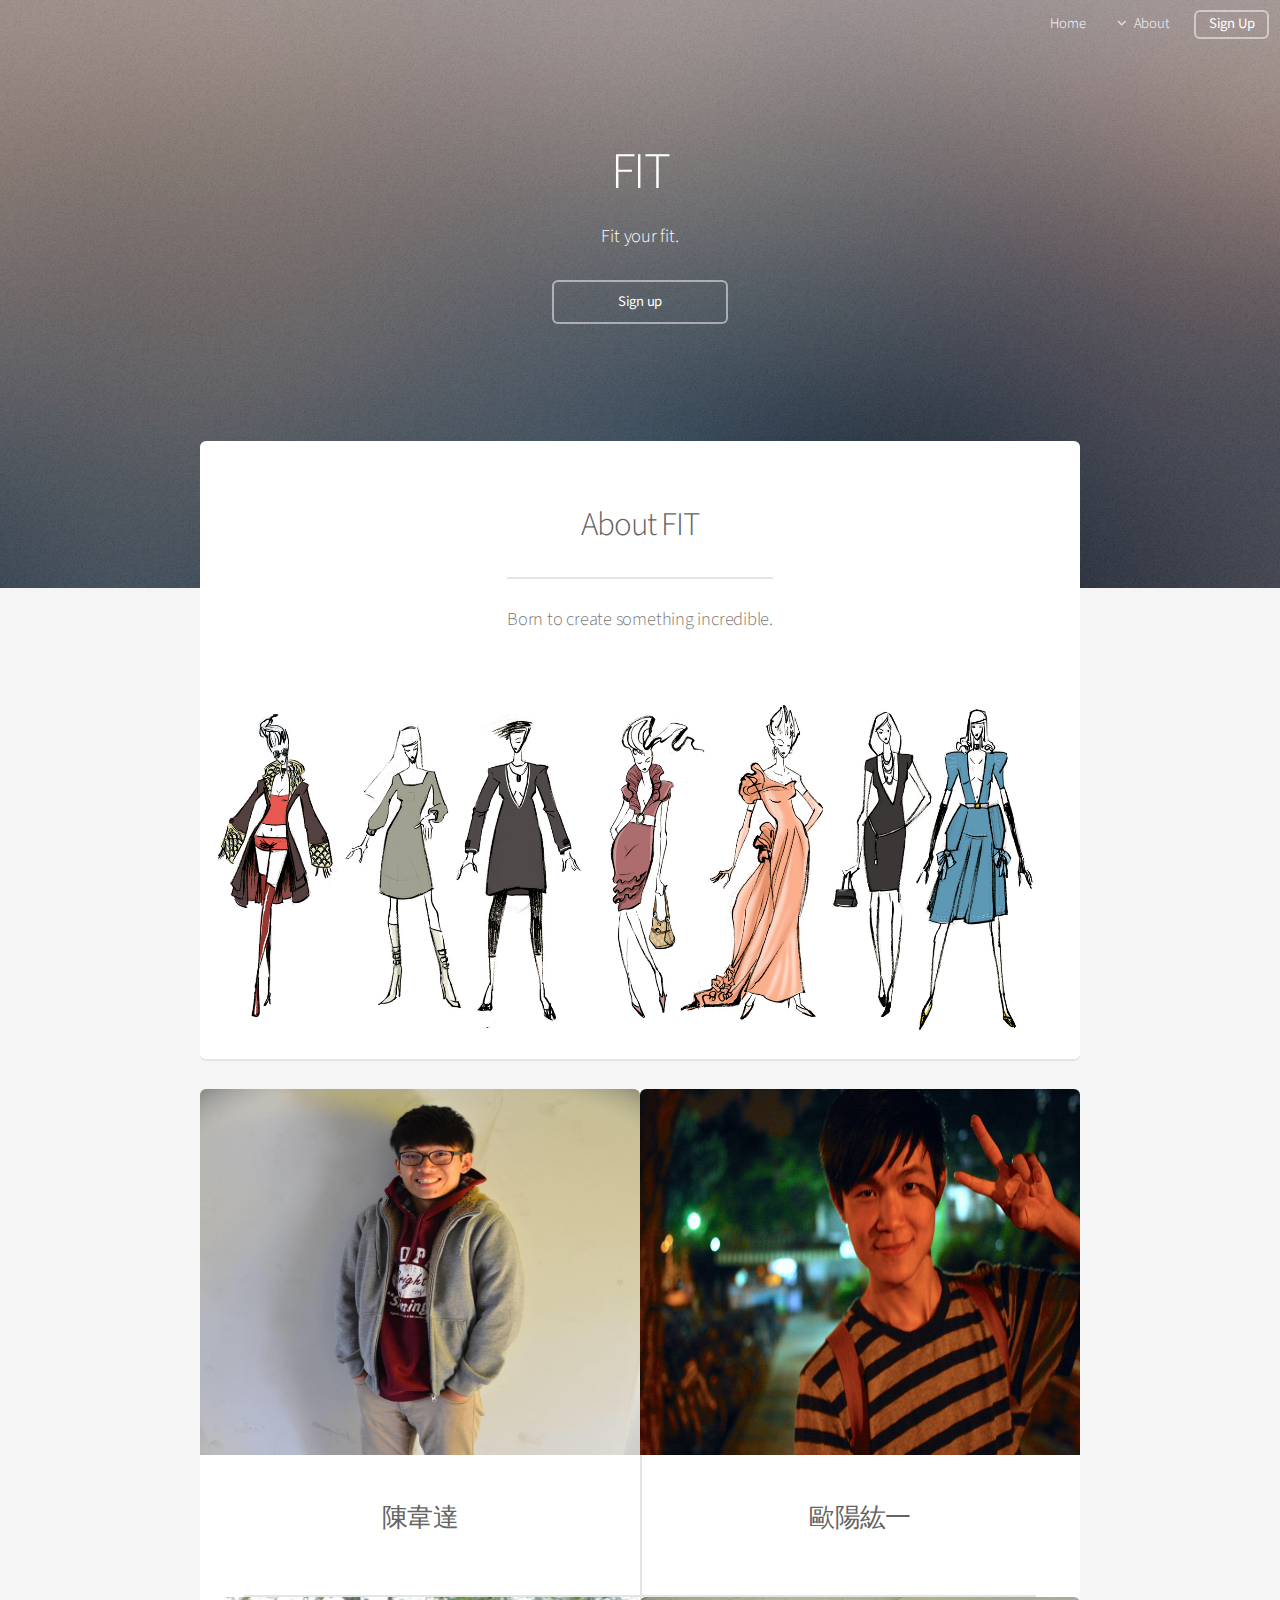
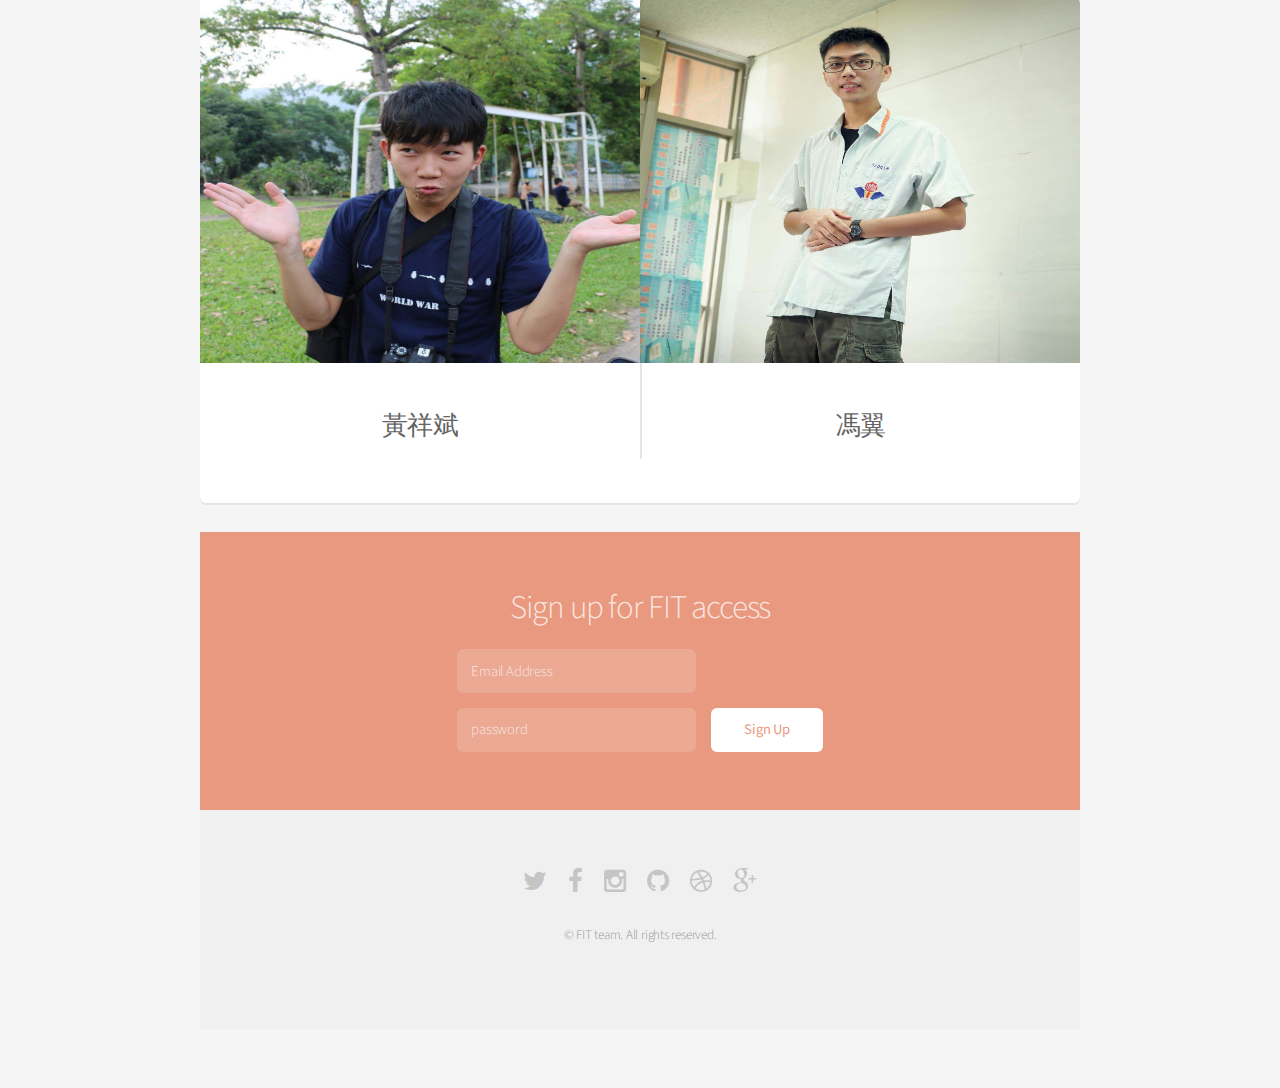
<file: fit_team/index.html>
<!DOCTYPE HTML>

<html>
	<head>
		<title>FIT</title>
		<meta charset="utf-8" />
		<meta name="viewport" content="width=device-width, initial-scale=1" />
		<!--[if lte IE 8]><script src="assets/js/ie/html5shiv.js"></script><![endif]-->
		<link rel="stylesheet" href="assets/css/main.css" />
		<!--[if lte IE 8]><link rel="stylesheet" href="assets/css/ie8.css" /><![endif]-->
	</head>
	<body class="landing">
		<div id="page-wrapper">

			<!-- Header -->
				<header id="header" class="alt">

					<nav id="nav">
						<ul>
							<li><a href="index.html">Home</a></li>
							<li><a href="#" class="icon fa-angle-down">About</a></li>
							<li><a href="#" class="button">Sign Up</a></li>
						</ul>
					</nav>
				</header>

			<!-- Banner -->
				<section id="banner">
					<h2>FIT</h2>
					<p>Fit your fit.</p>
					<ul class="actions">
						<li><a href="#" class="button ">Sign up</a></li>
					</ul>
				</section>

			<!-- Main -->
				<section id="main" class="container">

					<section class="box special">
						<header class="major">
							<h2>About FIT</h2>
							<p>Born to create something incredible.</p>
						</header>
						<span class="image featured"><img src="images/pic00.jpg" alt="" /></span>
					</section>

					<section class="box special features">
						<div class="features-row">
							<section>
								<span class="image featured"><img src="images/weida.jpg" alt=""/></span>
								<h3>陳韋達</h3>
								<p></p>
							</section>
							<section>
								<span class="image featured "><img src="images/frank.jpg" alt=""/></span>
								<h3>歐陽紘一</h3>
								<p></p>
							</section>
						</div>
						<div class="features-row">
							<section>
								<span class="image featured "><img src="images/haung.jpg" alt=""/></span>
								<h3>黃祥斌</h3>
								<p></p>
							</section>
							<section>
								<span class="image featured "><img src="images/feng.jpg" alt=""/></span>
								<h3>馮翼</h3>
								<p></p>
							</section>
						</div>
					</section>

<!--
					<div class="row">
						<div class="6u 12u(narrower)">

							<section class="box special">
								<span class="image featured"><img src="images/pic02.jpg" alt="" /></span>
								<h3>hello</h3>
								<p>homework</p>
								<ul class="actions">
									<li><a href="#" class="button alt">Learn More</a></li>
								</ul>
							</section>

						</div>
						<div class="6u 12u(narrower)">

							<section class="box special">
								<span class="image featured"><img src="images/pic03.jpg" alt="" /></span>
								<h3>Accumsan integer</h3>
								<p>Integer volutpat ante et accumsan commophasellus sed aliquam feugiat lorem aliquet ut enim rutrum phasellus iaculis accumsan dolore magna aliquam veroeros.</p>
								<ul class="actions">
									<li><a href="#" class="button alt">Learn More</a></li>
								</ul>
							</section>

						</div>

						<div class="6u 12u(narrower)">

							<section class="box special">
								<span class="image featured"><img src="images/pic03.jpg" alt="" /></span>
								<h3>Accumsan integer</h3>
								<p>Integer volutpat ante et accumsan commophasellus sed aliquam feugiat lorem aliquet ut enim rutrum phasellus iaculis accumsan dolore magna aliquam veroeros.</p>
								<ul class="actions">
									<li><a href="#" class="button alt">Learn More</a></li>
								</ul>
							</section>

						</div>

						<div class="6u 12u(narrower)">

							<section class="box special">
								<span class="image featured"><img src="images/pic03.jpg" alt="" /></span>
								<h3>Accumsan integer</h3>
								<p>Integer volutpat ante et accumsan commophasellus sed aliquam feugiat lorem aliquet ut enim rutrum phasellus iaculis accumsan dolore magna aliquam veroeros.</p>
								<ul class="actions">
									<li><a href="#" class="button alt">Learn More</a></li>
								</ul>
							</section>

						</div>
					</div>

				</section>
-->



			<!-- CTA -->
				<section id="cta">

					<h2>Sign up for FIT access</h2>

					<form>
						<div class="row uniform 50%">
							<div class="8u 12u(mobilep)">
								<input type="email" name="email" id="email" placeholder="Email Address" />
							</div>
							<div class="8u 12u(mobilep)">
								<input type="password" name="password" id="password" placeholder="password" />
							</div>
							<div class="4u 12u(mobilep)">
								<input type="submit" value="Sign Up" class="fit" />
							</div>
						</div>
					</form>

				</section>

			<!-- Footer -->
				<footer id="footer">
					<ul class="icons">
						<li><a href="#" class="icon fa-twitter"><span class="label">Twitter</span></a></li>
						<li><a href="#" class="icon fa-facebook"><span class="label">Facebook</span></a></li>
						<li><a href="#" class="icon fa-instagram"><span class="label">Instagram</span></a></li>
						<li><a href="#" class="icon fa-github"><span class="label">Github</span></a></li>
						<li><a href="#" class="icon fa-dribbble"><span class="label">Dribbble</span></a></li>
						<li><a href="#" class="icon fa-google-plus"><span class="label">Google+</span></a></li>
					</ul>
					<ul class="copyright">
						<li>&copy; FIT team. All rights reserved.</li>
					</ul>
				</footer>

		</div>

		<!-- Scripts -->
			<script src="assets/js/jquery.min.js"></script>
			<script src="assets/js/jquery.dropotron.min.js"></script>
			<script src="assets/js/jquery.scrollgress.min.js"></script>
			<script src="assets/js/skel.min.js"></script>
			<script src="assets/js/util.js"></script>
			<!--[if lte IE 8]><script src="assets/js/ie/respond.min.js"></script><![endif]-->
			<script src="assets/js/main.js"></script>

	</body>
</html>
</file>
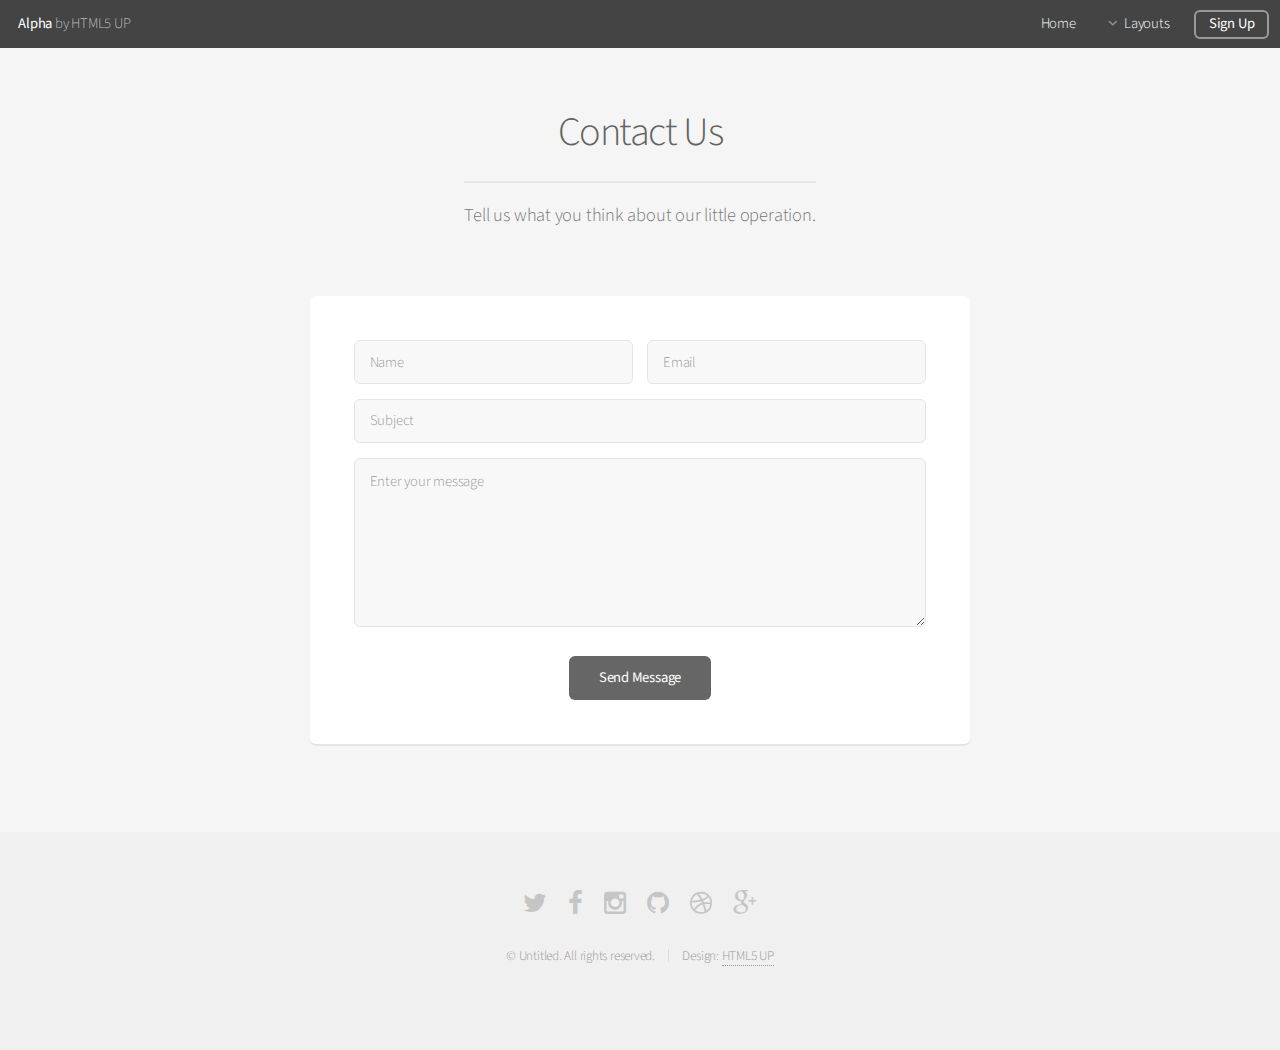
<file: html5up-alpha/contact.html>
<!DOCTYPE HTML>
<!--
	Alpha by HTML5 UP
	html5up.net | @n33co
	Free for personal and commercial use under the CCA 3.0 license (html5up.net/license)
-->
<html>
	<head>
		<title>Contact - Alpha by HTML5 UP</title>
		<meta charset="utf-8" />
		<meta name="viewport" content="width=device-width, initial-scale=1" />
		<!--[if lte IE 8]><script src="assets/js/ie/html5shiv.js"></script><![endif]-->
		<link rel="stylesheet" href="assets/css/main.css" />
		<!--[if lte IE 8]><link rel="stylesheet" href="assets/css/ie8.css" /><![endif]-->
	</head>
	<body>
		<div id="page-wrapper">

			<!-- Header -->
				<header id="header">
					<h1><a href="index.html">Alpha</a> by HTML5 UP</h1>
					<nav id="nav">
						<ul>
							<li><a href="index.html">Home</a></li>
							<li>
								<a href="#" class="icon fa-angle-down">Layouts</a>
								<ul>
									<li><a href="generic.html">Generic</a></li>
									<li><a href="contact.html">Contact</a></li>
									<li><a href="elements.html">Elements</a></li>
									<li>
										<a href="#">Submenu</a>
										<ul>
											<li><a href="#">Option One</a></li>
											<li><a href="#">Option Two</a></li>
											<li><a href="#">Option Three</a></li>
											<li><a href="#">Option Four</a></li>
										</ul>
									</li>
								</ul>
							</li>
							<li><a href="#" class="button">Sign Up</a></li>
						</ul>
					</nav>
				</header>

			<!-- Main -->
				<section id="main" class="container 75%">
					<header>
						<h2>Contact Us</h2>
						<p>Tell us what you think about our little operation.</p>
					</header>
					<div class="box">
						<form method="post" action="#">
							<div class="row uniform 50%">
								<div class="6u 12u(mobilep)">
									<input type="text" name="name" id="name" value="" placeholder="Name" />
								</div>
								<div class="6u 12u(mobilep)">
									<input type="email" name="email" id="email" value="" placeholder="Email" />
								</div>
							</div>
							<div class="row uniform 50%">
								<div class="12u">
									<input type="text" name="subject" id="subject" value="" placeholder="Subject" />
								</div>
							</div>
							<div class="row uniform 50%">
								<div class="12u">
									<textarea name="message" id="message" placeholder="Enter your message" rows="6"></textarea>
								</div>
							</div>
							<div class="row uniform">
								<div class="12u">
									<ul class="actions align-center">
										<li><input type="submit" value="Send Message" /></li>
									</ul>
								</div>
							</div>
						</form>
					</div>
				</section>

			<!-- Footer -->
				<footer id="footer">
					<ul class="icons">
						<li><a href="#" class="icon fa-twitter"><span class="label">Twitter</span></a></li>
						<li><a href="#" class="icon fa-facebook"><span class="label">Facebook</span></a></li>
						<li><a href="#" class="icon fa-instagram"><span class="label">Instagram</span></a></li>
						<li><a href="#" class="icon fa-github"><span class="label">Github</span></a></li>
						<li><a href="#" class="icon fa-dribbble"><span class="label">Dribbble</span></a></li>
						<li><a href="#" class="icon fa-google-plus"><span class="label">Google+</span></a></li>
					</ul>
					<ul class="copyright">
						<li>&copy; Untitled. All rights reserved.</li><li>Design: <a href="http://html5up.net">HTML5 UP</a></li>
					</ul>
				</footer>

		</div>

		<!-- Scripts -->
			<script src="assets/js/jquery.min.js"></script>
			<script src="assets/js/jquery.dropotron.min.js"></script>
			<script src="assets/js/jquery.scrollgress.min.js"></script>
			<script src="assets/js/skel.min.js"></script>
			<script src="assets/js/util.js"></script>
			<!--[if lte IE 8]><script src="assets/js/ie/respond.min.js"></script><![endif]-->
			<script src="assets/js/main.js"></script>

	</body>
</html>
</file>
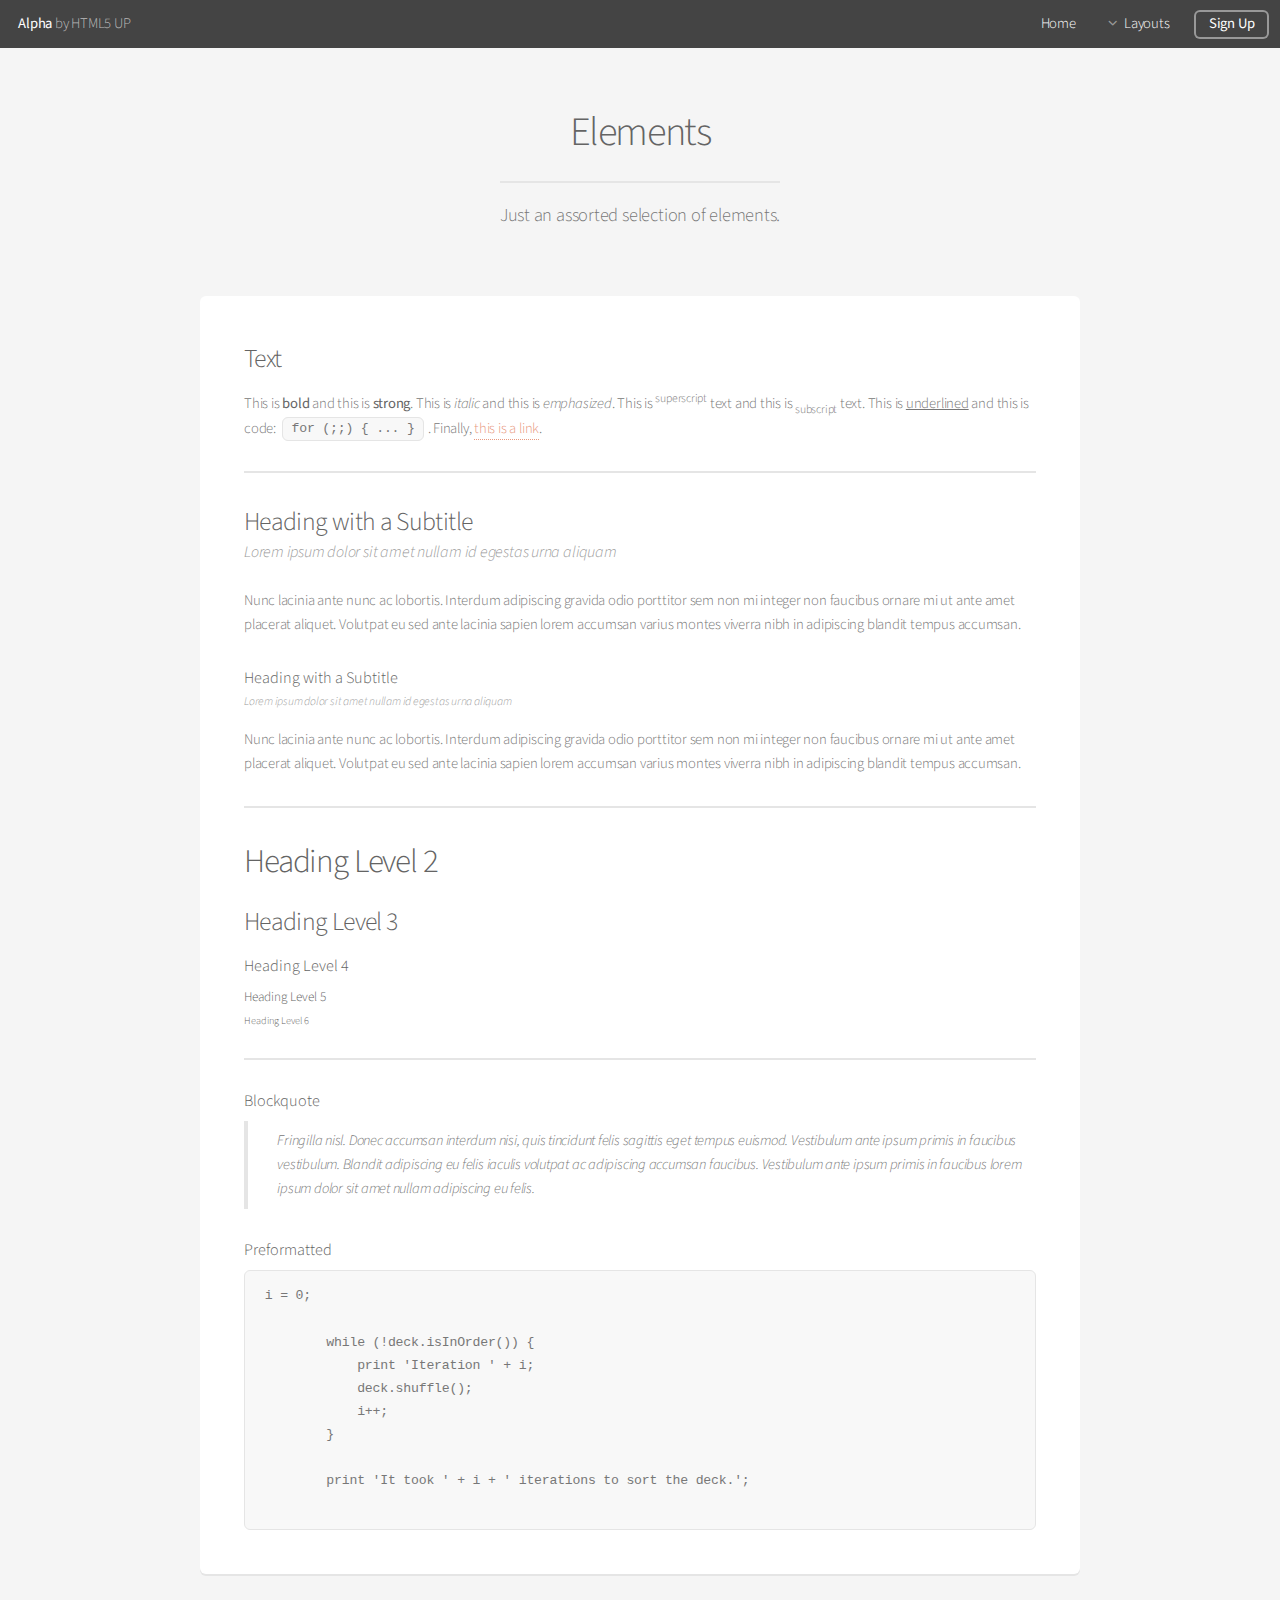
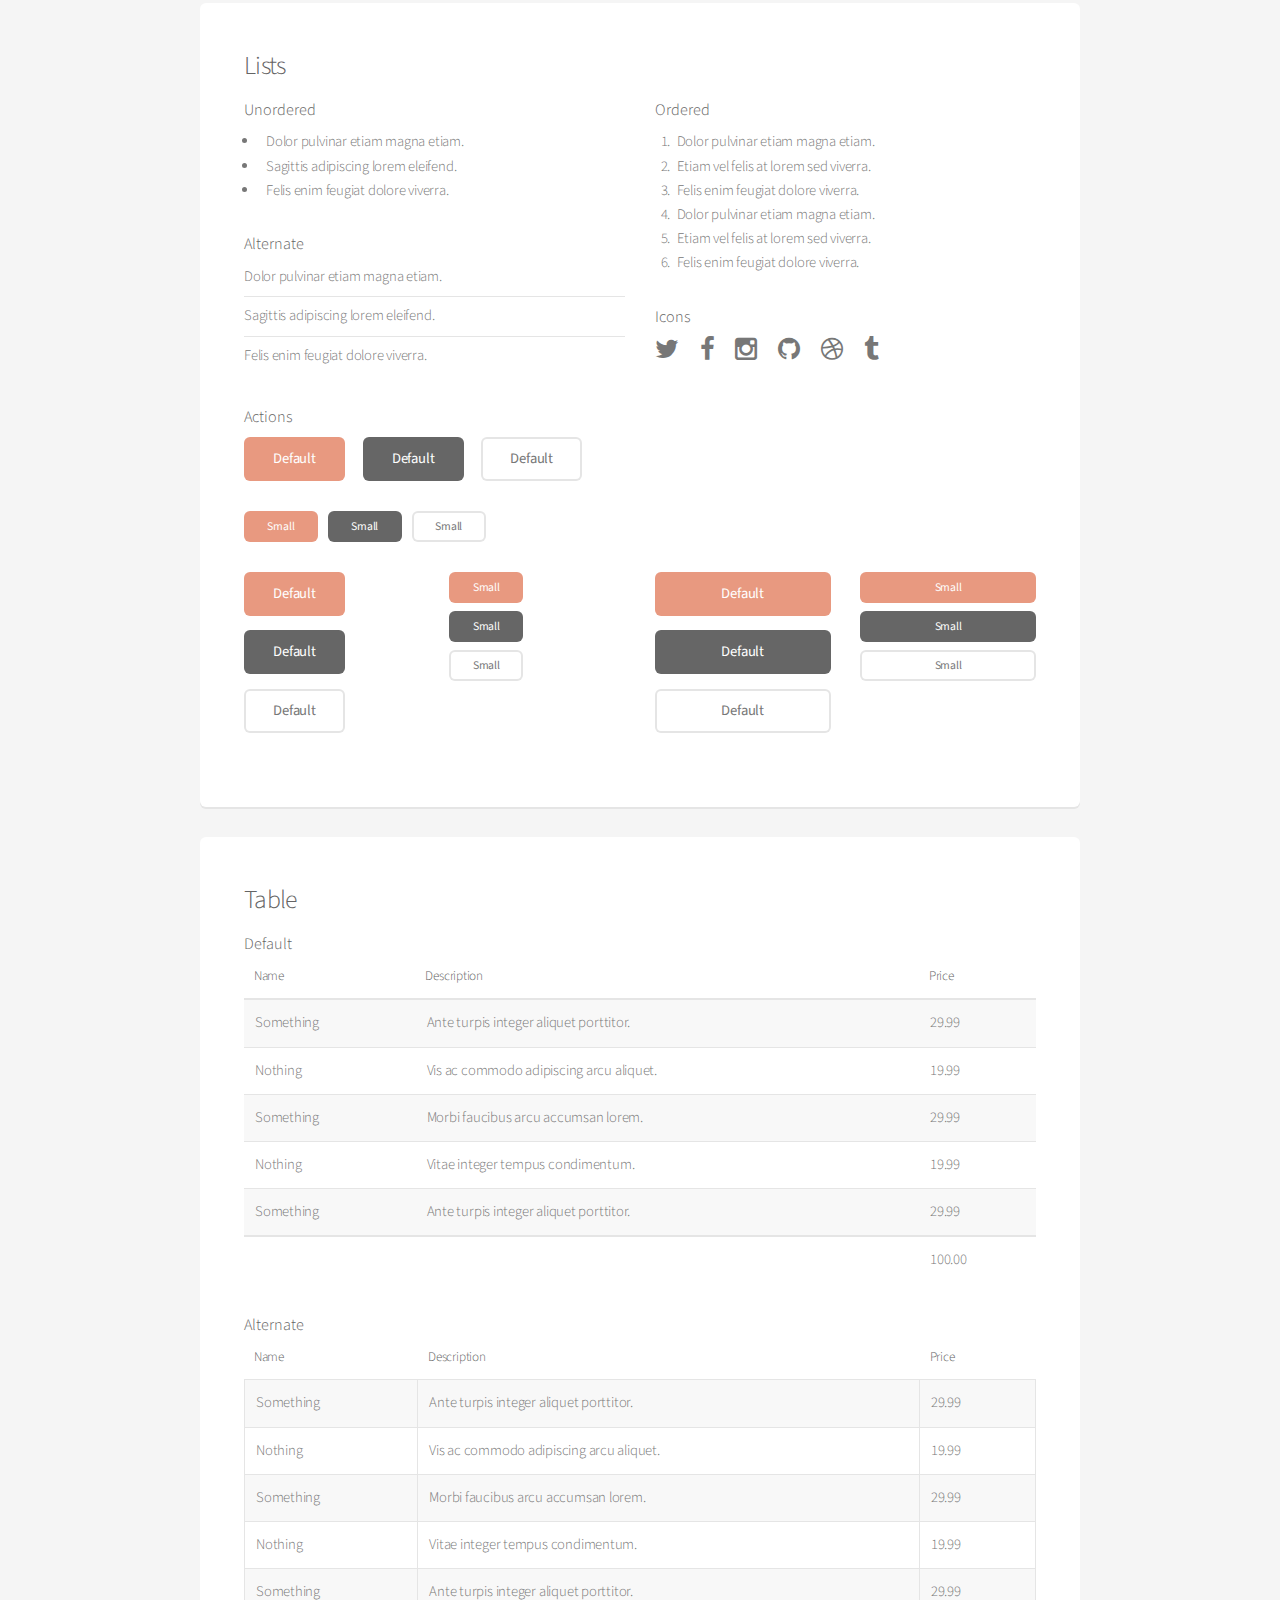
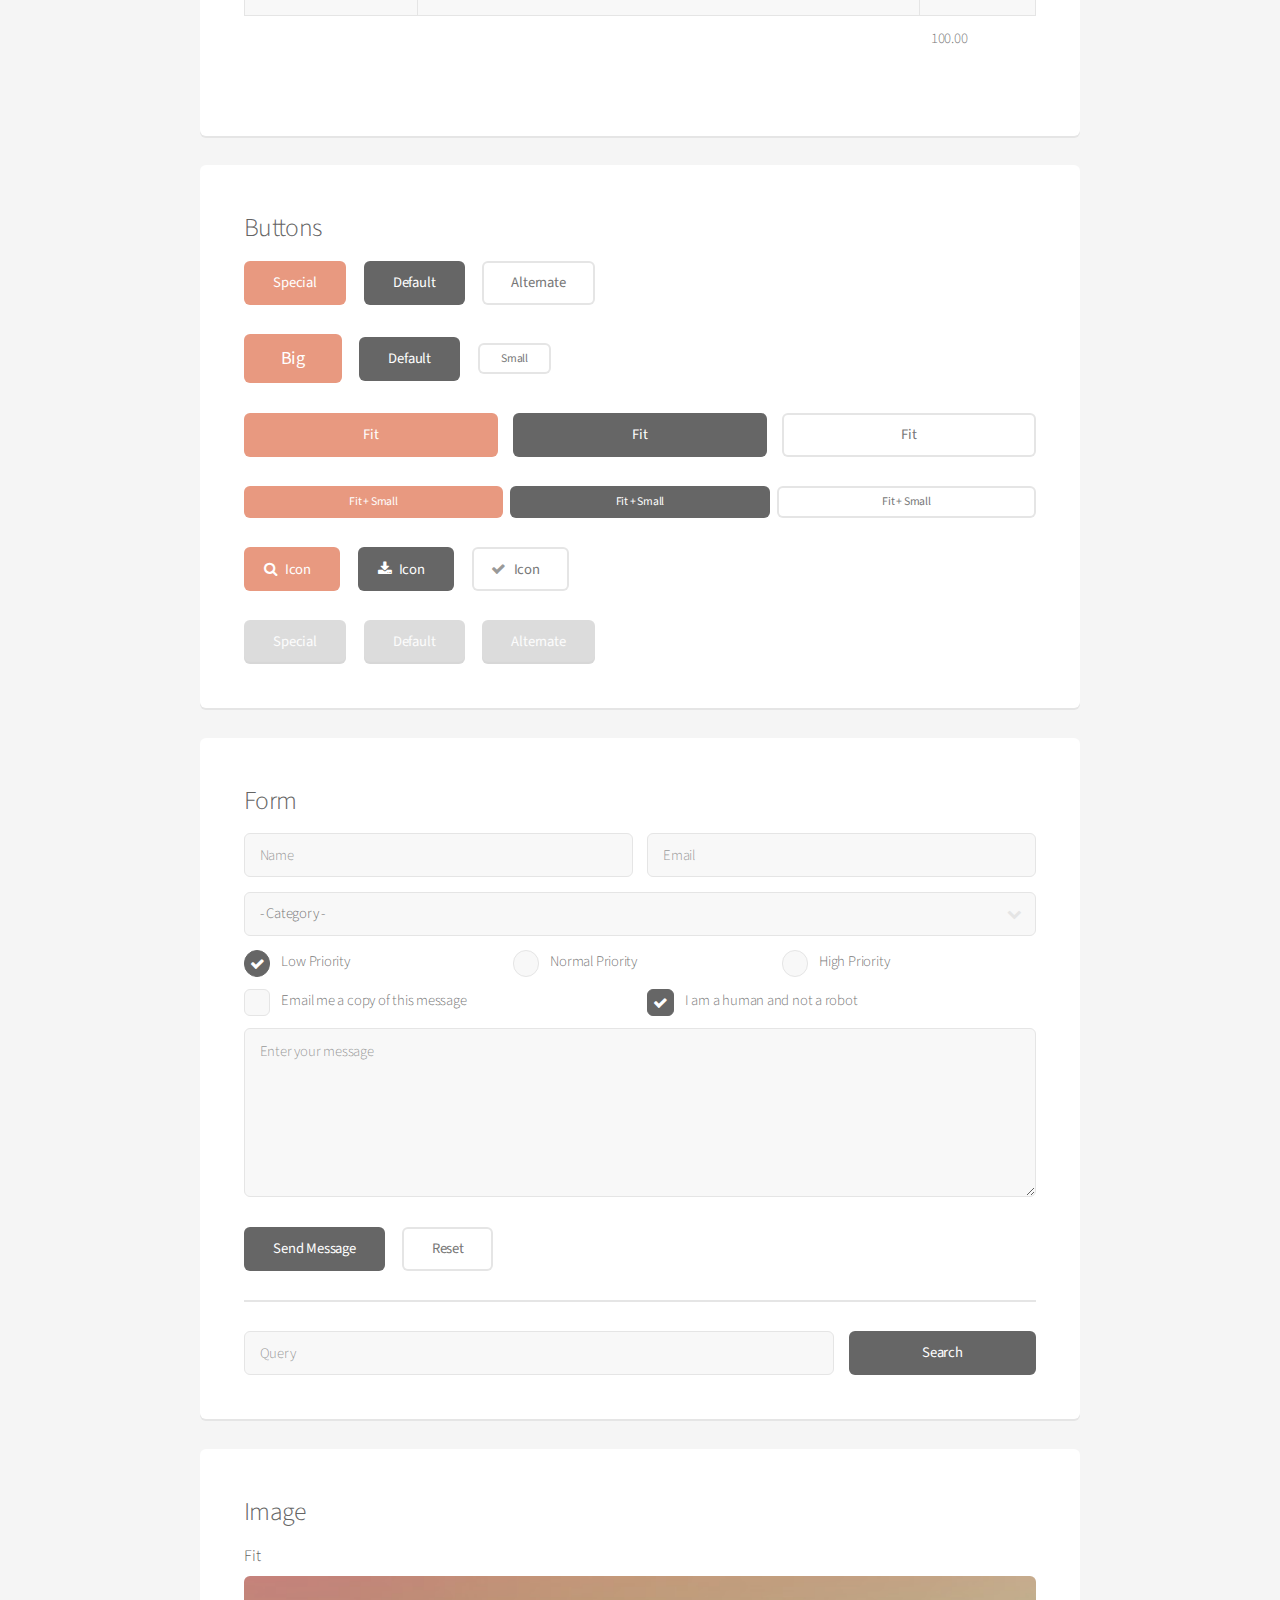
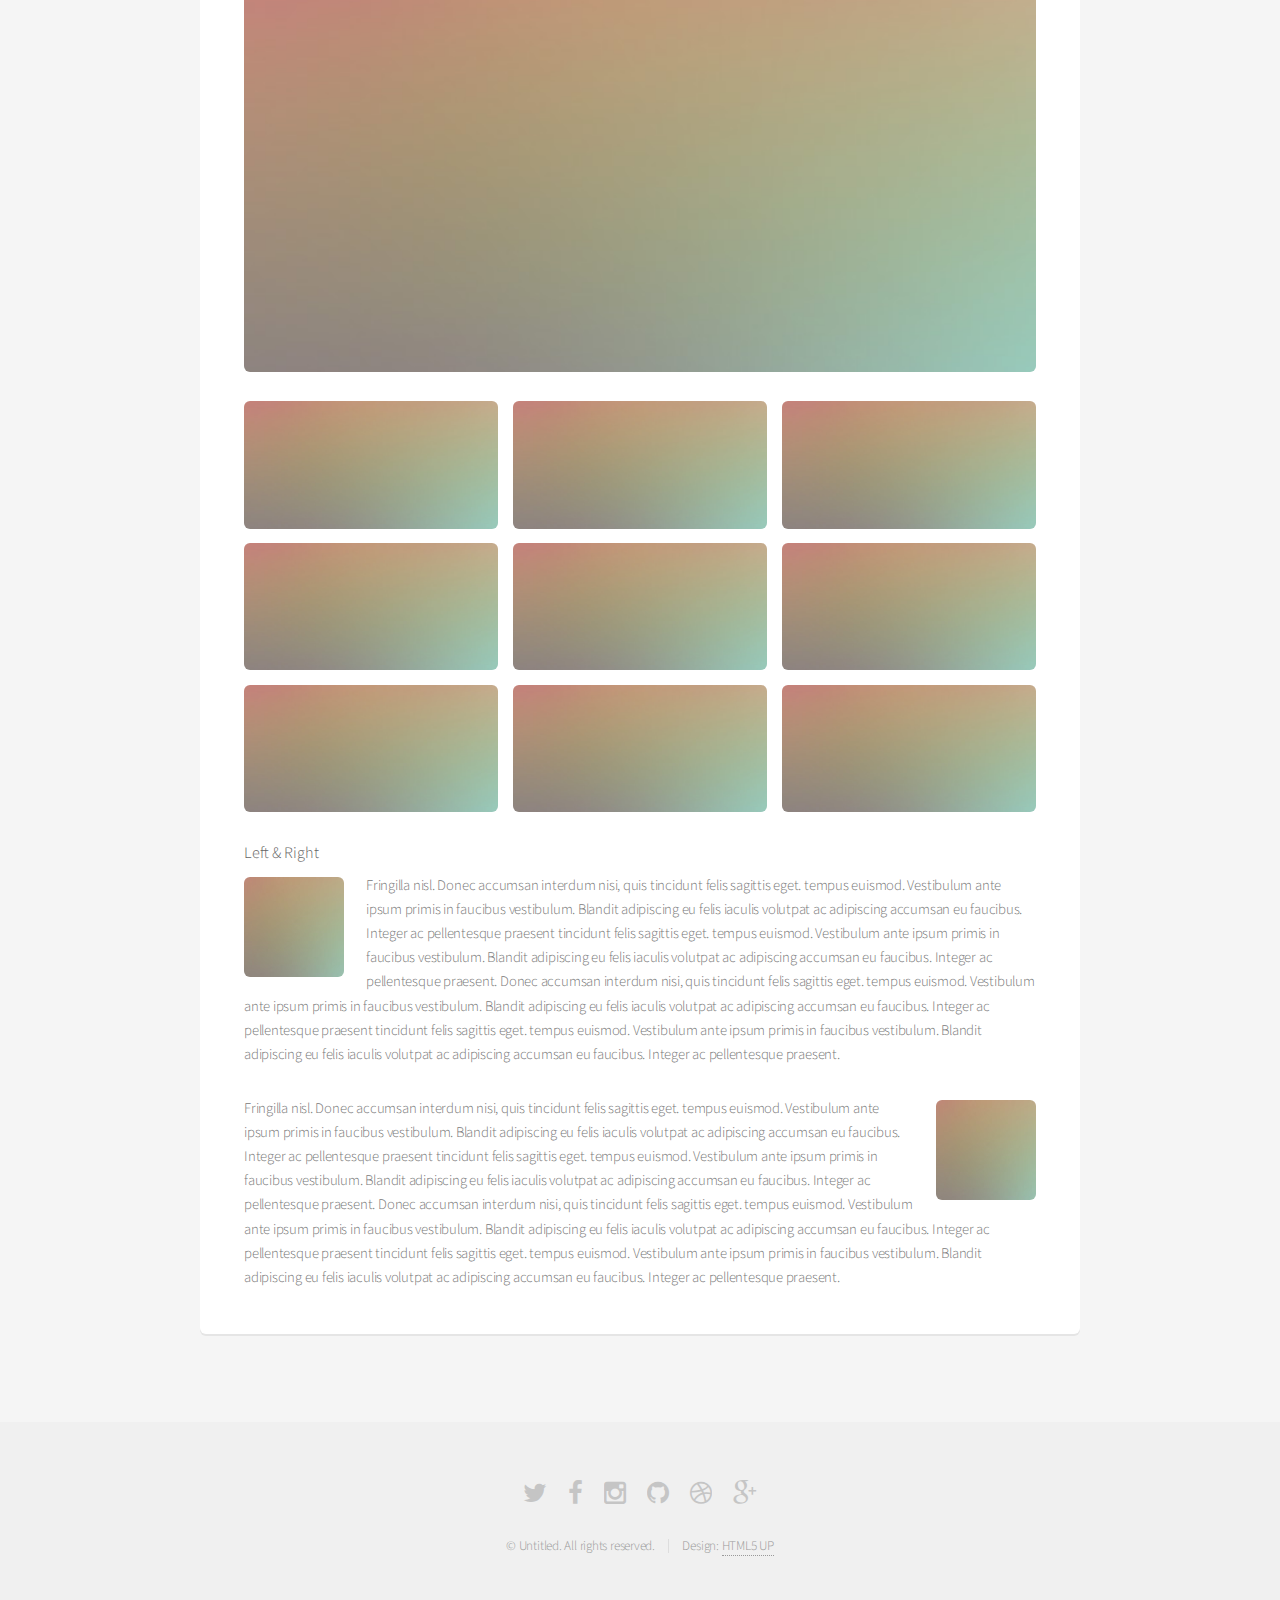
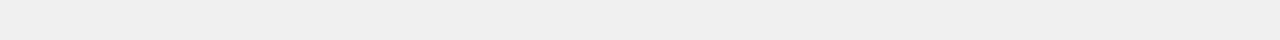
<file: html5up-alpha/elements.html>
<!DOCTYPE HTML>
<!--
	Alpha by HTML5 UP
	html5up.net | @n33co
	Free for personal and commercial use under the CCA 3.0 license (html5up.net/license)
-->
<html>
	<head>
		<title>Elements - Alpha by HTML5 UP</title>
		<meta charset="utf-8" />
		<meta name="viewport" content="width=device-width, initial-scale=1" />
		<!--[if lte IE 8]><script src="assets/js/ie/html5shiv.js"></script><![endif]-->
		<link rel="stylesheet" href="assets/css/main.css" />
		<!--[if lte IE 8]><link rel="stylesheet" href="assets/css/ie8.css" /><![endif]-->
	</head>
	<body>
		<div id="page-wrapper">

			<!-- Header -->
				<header id="header">
					<h1><a href="index.html">Alpha</a> by HTML5 UP</h1>
					<nav id="nav">
						<ul>
							<li><a href="index.html">Home</a></li>
							<li>
								<a href="#" class="icon fa-angle-down">Layouts</a>
								<ul>
									<li><a href="generic.html">Generic</a></li>
									<li><a href="contact.html">Contact</a></li>
									<li><a href="elements.html">Elements</a></li>
									<li>
										<a href="#">Submenu</a>
										<ul>
											<li><a href="#">Option One</a></li>
											<li><a href="#">Option Two</a></li>
											<li><a href="#">Option Three</a></li>
											<li><a href="#">Option Four</a></li>
										</ul>
									</li>
								</ul>
							</li>
							<li><a href="#" class="button">Sign Up</a></li>
						</ul>
					</nav>
				</header>

			<!-- Main -->
				<section id="main" class="container">
					<header>
						<h2>Elements</h2>
						<p>Just an assorted selection of elements.</p>
					</header>
					<div class="row">
						<div class="12u">

							<!-- Text -->
								<section class="box">
									<h3>Text</h3>
									<p>This is <b>bold</b> and this is <strong>strong</strong>. This is <i>italic</i> and this is <em>emphasized</em>.
									This is <sup>superscript</sup> text and this is <sub>subscript</sub> text.
									This is <u>underlined</u> and this is code: <code>for (;;) { ... }</code>. Finally, <a href="#">this is a link</a>.</p>

									<hr />

									<header>
										<h3>Heading with a Subtitle</h3>
										<p>Lorem ipsum dolor sit amet nullam id egestas urna aliquam</p>
									</header>
									<p>Nunc lacinia ante nunc ac lobortis. Interdum adipiscing gravida odio porttitor sem non mi integer non faucibus ornare mi ut ante amet placerat aliquet. Volutpat eu sed ante lacinia sapien lorem accumsan varius montes viverra nibh in adipiscing blandit tempus accumsan.</p>
									<header>
										<h4>Heading with a Subtitle</h4>
										<p>Lorem ipsum dolor sit amet nullam id egestas urna aliquam</p>
									</header>
									<p>Nunc lacinia ante nunc ac lobortis. Interdum adipiscing gravida odio porttitor sem non mi integer non faucibus ornare mi ut ante amet placerat aliquet. Volutpat eu sed ante lacinia sapien lorem accumsan varius montes viverra nibh in adipiscing blandit tempus accumsan.</p>

									<hr />

									<h2>Heading Level 2</h2>
									<h3>Heading Level 3</h3>
									<h4>Heading Level 4</h4>
									<h5>Heading Level 5</h5>
									<h6>Heading Level 6</h6>

									<hr />

									<h4>Blockquote</h4>
									<blockquote>Fringilla nisl. Donec accumsan interdum nisi, quis tincidunt felis sagittis eget tempus euismod. Vestibulum ante ipsum primis in faucibus vestibulum. Blandit adipiscing eu felis iaculis volutpat ac adipiscing accumsan faucibus. Vestibulum ante ipsum primis in faucibus lorem ipsum dolor sit amet nullam adipiscing eu felis.</blockquote>

									<h4>Preformatted</h4>
									<pre>i = 0;

	while (!deck.isInOrder()) {
	    print 'Iteration ' + i;
	    deck.shuffle();
	    i++;
	}

	print 'It took ' + i + ' iterations to sort the deck.';
	</pre>
								</section>

						</div>
					</div>
					<div class="row">
						<div class="12u">

							<!-- Lists -->
								<section class="box">
									<h3>Lists</h3>
									<div class="row">
										<div class="6u 12u(mobilep)">

											<h4>Unordered</h4>
											<ul>
												<li>Dolor pulvinar etiam magna etiam.</li>
												<li>Sagittis adipiscing lorem eleifend.</li>
												<li>Felis enim feugiat dolore viverra.</li>
											</ul>

											<h4>Alternate</h4>
											<ul class="alt">
												<li>Dolor pulvinar etiam magna etiam.</li>
												<li>Sagittis adipiscing lorem eleifend.</li>
												<li>Felis enim feugiat dolore viverra.</li>
											</ul>

										</div>
										<div class="6u 12u(mobilep)">

											<h4>Ordered</h4>
											<ol>
												<li>Dolor pulvinar etiam magna etiam.</li>
												<li>Etiam vel felis at lorem sed viverra.</li>
												<li>Felis enim feugiat dolore viverra.</li>
												<li>Dolor pulvinar etiam magna etiam.</li>
												<li>Etiam vel felis at lorem sed viverra.</li>
												<li>Felis enim feugiat dolore viverra.</li>
											</ol>

											<h4>Icons</h4>
											<ul class="icons">
												<li><a href="#" class="icon fa-twitter"><span class="label">Twitter</span></a></li>
												<li><a href="#" class="icon fa-facebook"><span class="label">Facebook</span></a></li>
												<li><a href="#" class="icon fa-instagram"><span class="label">Instagram</span></a></li>
												<li><a href="#" class="icon fa-github"><span class="label">Github</span></a></li>
												<li><a href="#" class="icon fa-dribbble"><span class="label">Dribbble</span></a></li>
												<li><a href="#" class="icon fa-tumblr"><span class="label">Tumblr</span></a></li>
											</ul>

										</div>
									</div>

									<h4>Actions</h4>
									<ul class="actions">
										<li><a href="#" class="button special">Default</a></li>
										<li><a href="#" class="button">Default</a></li>
										<li><a href="#" class="button alt">Default</a></li>
									</ul>
									<ul class="actions small">
										<li><a href="#" class="button special small">Small</a></li>
										<li><a href="#" class="button small">Small</a></li>
										<li><a href="#" class="button alt small">Small</a></li>
									</ul>
									<div class="row">
										<div class="3u 6u(narrower) 12u$(mobilep)">
											<ul class="actions vertical">
												<li><a href="#" class="button special">Default</a></li>
												<li><a href="#" class="button">Default</a></li>
												<li><a href="#" class="button alt">Default</a></li>
											</ul>
										</div>
										<div class="3u 6u$(narrower) 12u$(mobilep)">
											<ul class="actions vertical small">
												<li><a href="#" class="button special small">Small</a></li>
												<li><a href="#" class="button small">Small</a></li>
												<li><a href="#" class="button alt small">Small</a></li>
											</ul>
										</div>
										<div class="3u 6u(narrower) 12u$(mobilep)">
											<ul class="actions vertical">
												<li><a href="#" class="button special fit">Default</a></li>
												<li><a href="#" class="button fit">Default</a></li>
												<li><a href="#" class="button alt fit">Default</a></li>
											</ul>
										</div>
										<div class="3u 6u$(narrower) 12u$(mobilep)">
											<ul class="actions vertical small">
												<li><a href="#" class="button special small fit">Small</a></li>
												<li><a href="#" class="button small fit">Small</a></li>
												<li><a href="#" class="button alt small fit">Small</a></li>
											</ul>
										</div>
									</div>
								</section>

						</div>
					</div>
					<div class="row">
						<div class="12u">

							<!-- Table -->
								<section class="box">
									<h3>Table</h3>

									<h4>Default</h4>
									<div class="table-wrapper">
										<table>
											<thead>
												<tr>
													<th>Name</th>
													<th>Description</th>
													<th>Price</th>
												</tr>
											</thead>
											<tbody>
												<tr>
													<td>Something</td>
													<td>Ante turpis integer aliquet porttitor.</td>
													<td>29.99</td>
												</tr>
												<tr>
													<td>Nothing</td>
													<td>Vis ac commodo adipiscing arcu aliquet.</td>
													<td>19.99</td>
												</tr>
												<tr>
													<td>Something</td>
													<td> Morbi faucibus arcu accumsan lorem.</td>
													<td>29.99</td>
												</tr>
												<tr>
													<td>Nothing</td>
													<td>Vitae integer tempus condimentum.</td>
													<td>19.99</td>
												</tr>
												<tr>
													<td>Something</td>
													<td>Ante turpis integer aliquet porttitor.</td>
													<td>29.99</td>
												</tr>
											</tbody>
											<tfoot>
												<tr>
													<td colspan="2"></td>
													<td>100.00</td>
												</tr>
											</tfoot>
										</table>
									</div>

									<h4>Alternate</h4>
									<div class="table-wrapper">
										<table class="alt">
											<thead>
												<tr>
													<th>Name</th>
													<th>Description</th>
													<th>Price</th>
												</tr>
											</thead>
											<tbody>
												<tr>
													<td>Something</td>
													<td>Ante turpis integer aliquet porttitor.</td>
													<td>29.99</td>
												</tr>
												<tr>
													<td>Nothing</td>
													<td>Vis ac commodo adipiscing arcu aliquet.</td>
													<td>19.99</td>
												</tr>
												<tr>
													<td>Something</td>
													<td> Morbi faucibus arcu accumsan lorem.</td>
													<td>29.99</td>
												</tr>
												<tr>
													<td>Nothing</td>
													<td>Vitae integer tempus condimentum.</td>
													<td>19.99</td>
												</tr>
												<tr>
													<td>Something</td>
													<td>Ante turpis integer aliquet porttitor.</td>
													<td>29.99</td>
												</tr>
											</tbody>
											<tfoot>
												<tr>
													<td colspan="2"></td>
													<td>100.00</td>
												</tr>
											</tfoot>
										</table>
									</div>
								</section>

						</div>
					</div>
					<div class="row">
						<div class="12u">

							<!-- Buttons -->
								<section class="box">
									<h3>Buttons</h3>
									<ul class="actions">
										<li><a href="#" class="button special">Special</a></li>
										<li><a href="#" class="button">Default</a></li>
										<li><a href="#" class="button alt">Alternate</a></li>
									</ul>
									<ul class="actions">
										<li><a href="#" class="button special big">Big</a></li>
										<li><a href="#" class="button">Default</a></li>
										<li><a href="#" class="button alt small">Small</a></li>
									</ul>
									<ul class="actions fit">
										<li><a href="#" class="button special fit">Fit</a></li>
										<li><a href="#" class="button fit">Fit</a></li>
										<li><a href="#" class="button alt fit">Fit</a></li>
									</ul>
									<ul class="actions fit small">
										<li><a href="#" class="button special fit small">Fit + Small</a></li>
										<li><a href="#" class="button fit small">Fit + Small</a></li>
										<li><a href="#" class="button alt fit small">Fit + Small</a></li>
									</ul>
									<ul class="actions">
										<li><a href="#" class="button special icon fa-search">Icon</a></li>
										<li><a href="#" class="button icon fa-download">Icon</a></li>
										<li><a href="#" class="button alt icon fa-check">Icon</a></li>
									</ul>
									<ul class="actions">
										<li><span class="button special disabled">Special</span></li>
										<li><span class="button disabled">Default</span></li>
										<li><span class="button alt disabled">Alternate</span></li>
									</ul>
								</section>

						</div>
					</div>
					<div class="row">
						<div class="12u">

							<!-- Form -->
								<section class="box">
									<h3>Form</h3>
									<form method="post" action="#">
										<div class="row uniform 50%">
											<div class="6u 12u(mobilep)">
												<input type="text" name="name" id="name" value="" placeholder="Name" />
											</div>
											<div class="6u 12u(mobilep)">
												<input type="email" name="email" id="email" value="" placeholder="Email" />
											</div>
										</div>
										<div class="row uniform 50%">
											<div class="12u">
												<div class="select-wrapper">
													<select name="category" id="category">
														<option value="">- Category -</option>
														<option value="1">Manufacturing</option>
														<option value="1">Shipping</option>
														<option value="1">Administration</option>
														<option value="1">Human Resources</option>
													</select>
												</div>
											</div>
										</div>
										<div class="row uniform 50%">
											<div class="4u 12u(narrower)">
												<input type="radio" id="priority-low" name="priority" checked>
												<label for="priority-low">Low Priority</label>
											</div>
											<div class="4u 12u(narrower)">
												<input type="radio" id="priority-normal" name="priority">
												<label for="priority-normal">Normal Priority</label>
											</div>
											<div class="4u 12u(narrower)">
												<input type="radio" id="priority-high" name="priority">
												<label for="priority-high">High Priority</label>
											</div>
										</div>
										<div class="row uniform 50%">
											<div class="6u 12u(narrower)">
												<input type="checkbox" id="copy" name="copy">
												<label for="copy">Email me a copy of this message</label>
											</div>
											<div class="6u 12u(narrower)">
												<input type="checkbox" id="human" name="human" checked>
												<label for="human">I am a human and not a robot</label>
											</div>
										</div>
										<div class="row uniform 50%">
											<div class="12u">
												<textarea name="message" id="message" placeholder="Enter your message" rows="6"></textarea>
											</div>
										</div>
										<div class="row uniform">
											<div class="12u">
												<ul class="actions">
													<li><input type="submit" value="Send Message" /></li>
													<li><input type="reset" value="Reset" class="alt" /></li>
												</ul>
											</div>
										</div>
									</form>

									<hr />

									<form method="post" action="#">
										<div class="row uniform 50%">
											<div class="9u 12u(mobilep)">
												<input type="text" name="query" id="query" value="" placeholder="Query" />
											</div>
											<div class="3u 12u(mobilep)">
												<input type="submit" value="Search" class="fit" />
											</div>
										</div>
									</form>
								</section>

						</div>
					</div>
					<div class="row">
						<div class="12u">

							<!-- Image -->
								<section class="box">
									<h3>Image</h3>
									<h4>Fit</h4>
									<span class="image fit"><img src="images/pic04.jpg" alt="" /></span>
									<div class="box alt">
										<div class="row no-collapse 50% uniform">
											<div class="4u"><span class="image fit"><img src="images/pic04.jpg" alt="" /></span></div>
											<div class="4u"><span class="image fit"><img src="images/pic04.jpg" alt="" /></span></div>
											<div class="4u"><span class="image fit"><img src="images/pic04.jpg" alt="" /></span></div>
										</div>
										<div class="row no-collapse 50% uniform">
											<div class="4u"><span class="image fit"><img src="images/pic04.jpg" alt="" /></span></div>
											<div class="4u"><span class="image fit"><img src="images/pic04.jpg" alt="" /></span></div>
											<div class="4u"><span class="image fit"><img src="images/pic04.jpg" alt="" /></span></div>
										</div>
										<div class="row no-collapse 50% uniform">
											<div class="4u"><span class="image fit"><img src="images/pic04.jpg" alt="" /></span></div>
											<div class="4u"><span class="image fit"><img src="images/pic04.jpg" alt="" /></span></div>
											<div class="4u"><span class="image fit"><img src="images/pic04.jpg" alt="" /></span></div>
										</div>
									</div>

									<h4>Left &amp; Right</h4>
									<p><span class="image left"><img src="images/pic05.jpg" alt="" /></span>Fringilla nisl. Donec accumsan interdum nisi, quis tincidunt felis sagittis eget. tempus euismod. Vestibulum ante ipsum primis in faucibus vestibulum. Blandit adipiscing eu felis iaculis volutpat ac adipiscing accumsan eu faucibus. Integer ac pellentesque praesent tincidunt felis sagittis eget. tempus euismod. Vestibulum ante ipsum primis in faucibus vestibulum. Blandit adipiscing eu felis iaculis volutpat ac adipiscing accumsan eu faucibus. Integer ac pellentesque praesent. Donec accumsan interdum nisi, quis tincidunt felis sagittis eget. tempus euismod. Vestibulum ante ipsum primis in faucibus vestibulum. Blandit adipiscing eu felis iaculis volutpat ac adipiscing accumsan eu faucibus. Integer ac pellentesque praesent tincidunt felis sagittis eget. tempus euismod. Vestibulum ante ipsum primis in faucibus vestibulum. Blandit adipiscing eu felis iaculis volutpat ac adipiscing accumsan eu faucibus. Integer ac pellentesque praesent.</p>
									<p><span class="image right"><img src="images/pic05.jpg" alt="" /></span>Fringilla nisl. Donec accumsan interdum nisi, quis tincidunt felis sagittis eget. tempus euismod. Vestibulum ante ipsum primis in faucibus vestibulum. Blandit adipiscing eu felis iaculis volutpat ac adipiscing accumsan eu faucibus. Integer ac pellentesque praesent tincidunt felis sagittis eget. tempus euismod. Vestibulum ante ipsum primis in faucibus vestibulum. Blandit adipiscing eu felis iaculis volutpat ac adipiscing accumsan eu faucibus. Integer ac pellentesque praesent. Donec accumsan interdum nisi, quis tincidunt felis sagittis eget. tempus euismod. Vestibulum ante ipsum primis in faucibus vestibulum. Blandit adipiscing eu felis iaculis volutpat ac adipiscing accumsan eu faucibus. Integer ac pellentesque praesent tincidunt felis sagittis eget. tempus euismod. Vestibulum ante ipsum primis in faucibus vestibulum. Blandit adipiscing eu felis iaculis volutpat ac adipiscing accumsan eu faucibus. Integer ac pellentesque praesent.</p>
								</section>

						</div>
					</div>
				</section>

			<!-- Footer -->
				<footer id="footer">
					<ul class="icons">
						<li><a href="#" class="icon fa-twitter"><span class="label">Twitter</span></a></li>
						<li><a href="#" class="icon fa-facebook"><span class="label">Facebook</span></a></li>
						<li><a href="#" class="icon fa-instagram"><span class="label">Instagram</span></a></li>
						<li><a href="#" class="icon fa-github"><span class="label">Github</span></a></li>
						<li><a href="#" class="icon fa-dribbble"><span class="label">Dribbble</span></a></li>
						<li><a href="#" class="icon fa-google-plus"><span class="label">Google+</span></a></li>
					</ul>
					<ul class="copyright">
						<li>&copy; Untitled. All rights reserved.</li><li>Design: <a href="http://html5up.net">HTML5 UP</a></li>
					</ul>
				</footer>

		</div>

		<!-- Scripts -->
			<script src="assets/js/jquery.min.js"></script>
			<script src="assets/js/jquery.dropotron.min.js"></script>
			<script src="assets/js/jquery.scrollgress.min.js"></script>
			<script src="assets/js/skel.min.js"></script>
			<script src="assets/js/util.js"></script>
			<!--[if lte IE 8]><script src="assets/js/ie/respond.min.js"></script><![endif]-->
			<script src="assets/js/main.js"></script>

	</body>
</html>
</file>
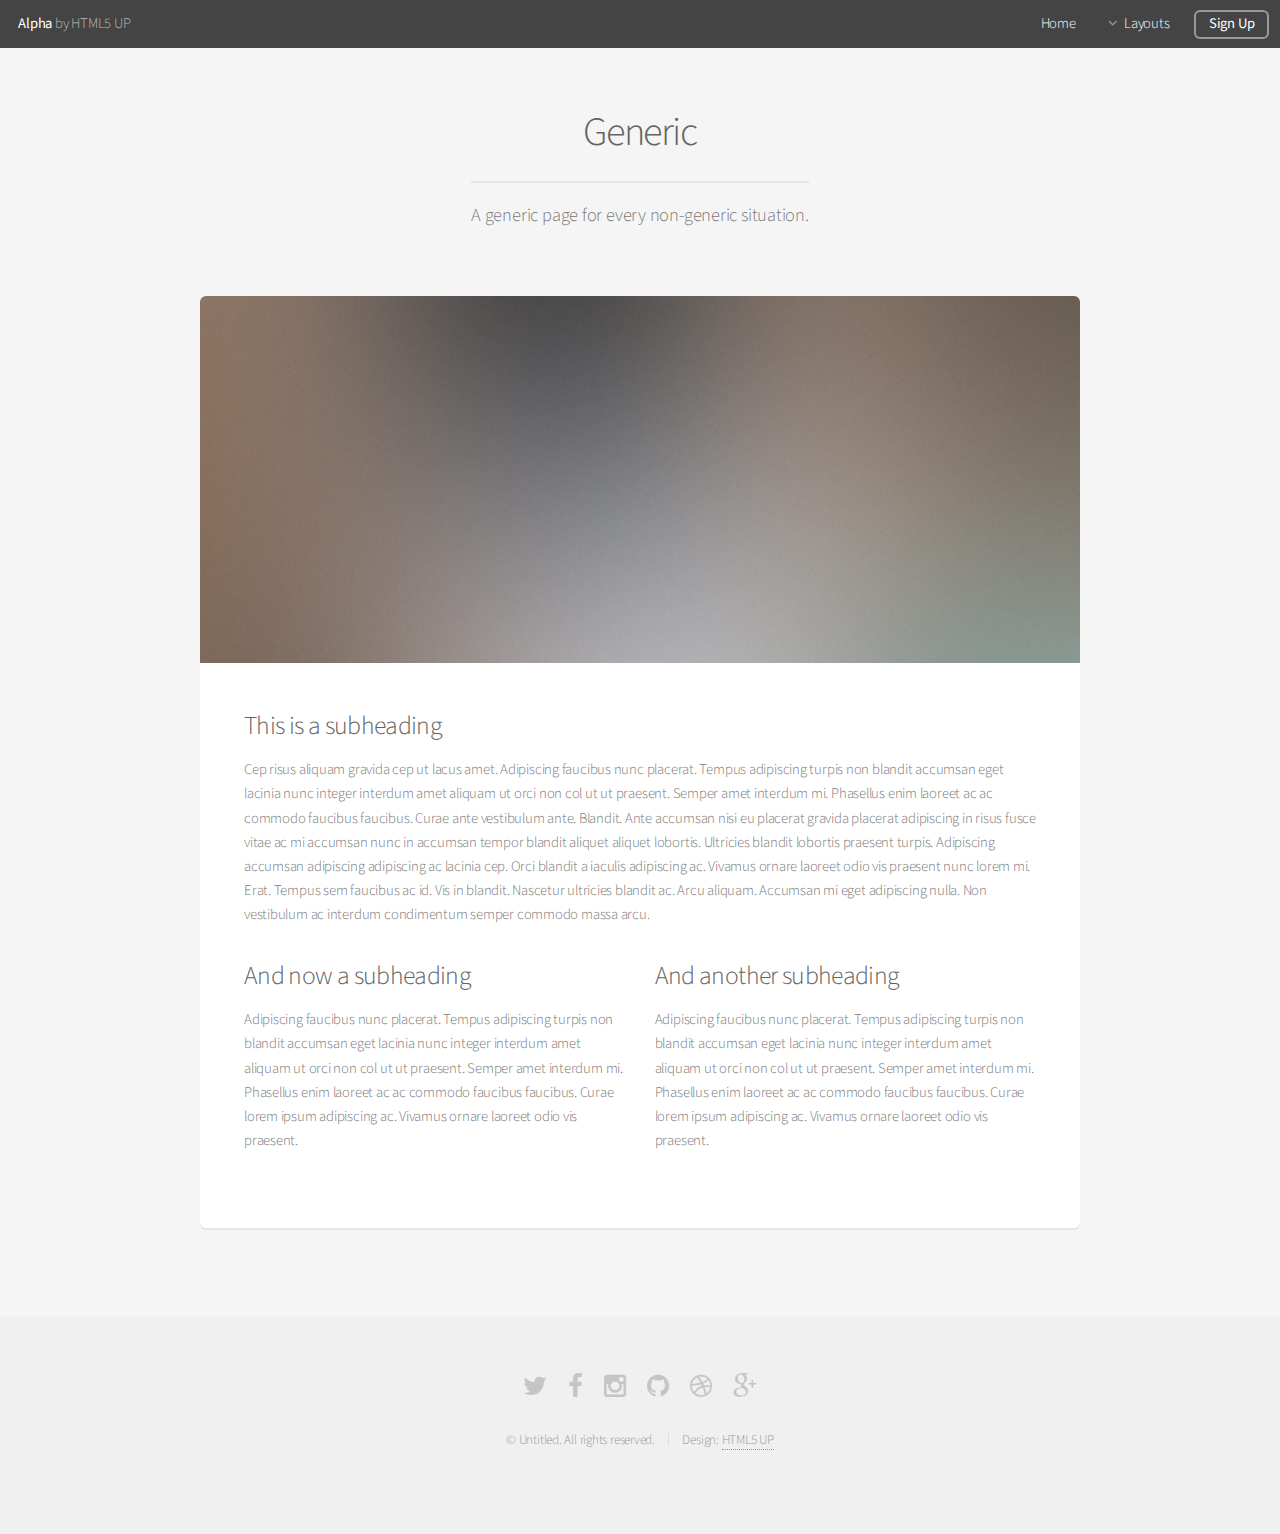
<file: html5up-alpha/generic.html>
<!DOCTYPE HTML>
<!--
	Alpha by HTML5 UP
	html5up.net | @n33co
	Free for personal and commercial use under the CCA 3.0 license (html5up.net/license)
-->
<html>
	<head>
		<title>Generic - Alpha by HTML5 UP</title>
		<meta charset="utf-8" />
		<meta name="viewport" content="width=device-width, initial-scale=1" />
		<!--[if lte IE 8]><script src="assets/js/ie/html5shiv.js"></script><![endif]-->
		<link rel="stylesheet" href="assets/css/main.css" />
		<!--[if lte IE 8]><link rel="stylesheet" href="assets/css/ie8.css" /><![endif]-->
	</head>
	<body>
		<div id="page-wrapper">

			<!-- Header -->
				<header id="header">
					<h1><a href="index.html">Alpha</a> by HTML5 UP</h1>
					<nav id="nav">
						<ul>
							<li><a href="index.html">Home</a></li>
							<li>
								<a href="#" class="icon fa-angle-down">Layouts</a>
								<ul>
									<li><a href="generic.html">Generic</a></li>
									<li><a href="contact.html">Contact</a></li>
									<li><a href="elements.html">Elements</a></li>
									<li>
										<a href="#">Submenu</a>
										<ul>
											<li><a href="#">Option One</a></li>
											<li><a href="#">Option Two</a></li>
											<li><a href="#">Option Three</a></li>
											<li><a href="#">Option Four</a></li>
										</ul>
									</li>
								</ul>
							</li>
							<li><a href="#" class="button">Sign Up</a></li>
						</ul>
					</nav>
				</header>

			<!-- Main -->
				<section id="main" class="container">
					<header>
						<h2>Generic</h2>
						<p>A generic page for every non-generic situation.</p>
					</header>
					<div class="box">
						<span class="image featured"><img src="images/pic01.jpg" alt="" /></span>
						<h3>This is a subheading</h3>
						<p>Cep risus aliquam gravida cep ut lacus amet. Adipiscing faucibus nunc placerat. Tempus adipiscing turpis non blandit accumsan eget lacinia nunc integer interdum amet aliquam ut orci non col ut ut praesent. Semper amet interdum mi. Phasellus enim laoreet ac ac commodo faucibus faucibus. Curae ante vestibulum ante. Blandit. Ante accumsan nisi eu placerat gravida placerat adipiscing in risus fusce vitae ac mi accumsan nunc in accumsan tempor blandit aliquet aliquet lobortis. Ultricies blandit lobortis praesent turpis. Adipiscing accumsan adipiscing adipiscing ac lacinia cep. Orci blandit a iaculis adipiscing ac. Vivamus ornare laoreet odio vis praesent nunc lorem mi. Erat. Tempus sem faucibus ac id. Vis in blandit. Nascetur ultricies blandit ac. Arcu aliquam. Accumsan mi eget adipiscing nulla. Non vestibulum ac interdum condimentum semper commodo massa arcu.</p>
						<div class="row">
							<div class="6u 12u(mobilep)">
								<h3>And now a subheading</h3>
								<p>Adipiscing faucibus nunc placerat. Tempus adipiscing turpis non blandit accumsan eget lacinia nunc integer interdum amet aliquam ut orci non col ut ut praesent. Semper amet interdum mi. Phasellus enim laoreet ac ac commodo faucibus faucibus. Curae lorem ipsum adipiscing ac. Vivamus ornare laoreet odio vis praesent.</p>
							</div>
							<div class="6u 12u(mobilep)">
								<h3>And another subheading</h3>
								<p>Adipiscing faucibus nunc placerat. Tempus adipiscing turpis non blandit accumsan eget lacinia nunc integer interdum amet aliquam ut orci non col ut ut praesent. Semper amet interdum mi. Phasellus enim laoreet ac ac commodo faucibus faucibus. Curae lorem ipsum adipiscing ac. Vivamus ornare laoreet odio vis praesent.</p>
							</div>
						</div>
					</div>
				</section>

			<!-- Footer -->
				<footer id="footer">
					<ul class="icons">
						<li><a href="#" class="icon fa-twitter"><span class="label">Twitter</span></a></li>
						<li><a href="#" class="icon fa-facebook"><span class="label">Facebook</span></a></li>
						<li><a href="#" class="icon fa-instagram"><span class="label">Instagram</span></a></li>
						<li><a href="#" class="icon fa-github"><span class="label">Github</span></a></li>
						<li><a href="#" class="icon fa-dribbble"><span class="label">Dribbble</span></a></li>
						<li><a href="#" class="icon fa-google-plus"><span class="label">Google+</span></a></li>
					</ul>
					<ul class="copyright">
						<li>&copy; Untitled. All rights reserved.</li><li>Design: <a href="http://html5up.net">HTML5 UP</a></li>
					</ul>
				</footer>

		</div>

		<!-- Scripts -->
			<script src="assets/js/jquery.min.js"></script>
			<script src="assets/js/jquery.dropotron.min.js"></script>
			<script src="assets/js/jquery.scrollgress.min.js"></script>
			<script src="assets/js/skel.min.js"></script>
			<script src="assets/js/util.js"></script>
			<!--[if lte IE 8]><script src="assets/js/ie/respond.min.js"></script><![endif]-->
			<script src="assets/js/main.js"></script>

	</body>
</html>
</file>
<file: fit_team/assets/css/ie8.css>
/*
	Alpha by HTML5 UP
	html5up.net | @n33co
	Free for personal and commercial use under the CCA 3.0 license (html5up.net/license)
*/

/* Basic */

	pre, code {
		position: relative;
		-ms-behavior: url("assets/js/ie/PIE.htc");
	}

/* Form */

	input[type="text"],
	input[type="password"],
	input[type="email"],
	select,
	textarea {
		position: relative;
		-ms-behavior: url("assets/js/ie/PIE.htc");
		line-height: 3em;
	}

	input[type="checkbox"],
	input[type="radio"] {
		opacity: 1;
		z-index: auto;
	}

		input[type="checkbox"] + label:before,
		input[type="radio"] + label:before {
			display: none;
		}

/* Button */

	input[type="submit"],
	input[type="reset"],
	input[type="button"],
	.button {
		position: relative;
		-ms-behavior: url("assets/js/ie/PIE.htc");
	}

		input[type="submit"].alt,
		input[type="reset"].alt,
		input[type="button"].alt,
		.button.alt {
			border: solid 2px #e5e5e5;
		}

/* Box */

	.box {
		position: relative;
		-ms-behavior: url("assets/js/ie/PIE.htc");
	}

		.box .image.featured {
			margin: 2em 0;
			width: 100%;
		}

/* Icon */

	.icon.major {
		position: relative;
		-ms-behavior: url("assets/js/ie/PIE.htc");
	}

/* Image */

	.image {
		position: relative;
		-ms-behavior: url("assets/js/ie/PIE.htc");
	}

		.image img {
			position: relative;
			-ms-behavior: url("assets/js/ie/PIE.htc");
		}

/* Header */

	#header nav > ul > li a {
		color: #fff;
		display: inline-block;
		text-decoration: none;
		border: 0;
	}

		#header nav > ul > li a.icon:before {
			color: #fff;
			margin-right: 0.5em;
		}

	#header.alt {
		color: #fff;
	}

		#header.alt nav > ul > li a:not(.button).icon:before {
			color: rgba(255, 255, 255, 0.75);
		}

		#header.alt nav > ul > li.active a:not(.button) {
			background-color: rgba(255, 255, 255, 0.2);
		}

	.dropotron {
		border: solid 1px #e5e5e5;
	}

		.dropotron.level-0 {
			margin-top: 0;
		}

			.dropotron.level-0:before {
				display: none;
			}

/* Banner */

	#banner {
		background-attachment: scroll;
		background-image: url("../../images/banner.jpg");
		background-position: auto;
		background-repeat: no-repeat;
		background-size: cover;
		-ms-behavior: url("assets/js/ie/backgroundsize.min.htc");
	}

		#banner input[type="submit"],
		#banner input[type="reset"],
		#banner input[type="button"],
		#banner .button {
			border: solid 2px #fff;
		}

/* Main */

	#main {
		position: relative;
		z-index: 1;
	}

/* CTA */

	#cta input[type="text"],
	#cta input[type="password"],
	#cta input[type="email"],
	#cta select,
	#cta textarea {
		background: #e89980;
		border: solid 2px #fff;
	}

	#cta .formerize-placeholder {
		color: #fff !important;
	}
</file>
<file: html5up-alpha/assets/css/ie8.css>
/*
	Alpha by HTML5 UP
	html5up.net | @n33co
	Free for personal and commercial use under the CCA 3.0 license (html5up.net/license)
*/

/* Basic */

	pre, code {
		position: relative;
		-ms-behavior: url("assets/js/ie/PIE.htc");
	}

/* Form */

	input[type="text"],
	input[type="password"],
	input[type="email"],
	select,
	textarea {
		position: relative;
		-ms-behavior: url("assets/js/ie/PIE.htc");
		line-height: 3em;
	}

	input[type="checkbox"],
	input[type="radio"] {
		opacity: 1;
		z-index: auto;
	}

		input[type="checkbox"] + label:before,
		input[type="radio"] + label:before {
			display: none;
		}

/* Button */

	input[type="submit"],
	input[type="reset"],
	input[type="button"],
	.button {
		position: relative;
		-ms-behavior: url("assets/js/ie/PIE.htc");
	}

		input[type="submit"].alt,
		input[type="reset"].alt,
		input[type="button"].alt,
		.button.alt {
			border: solid 2px #e5e5e5;
		}

/* Box */

	.box {
		position: relative;
		-ms-behavior: url("assets/js/ie/PIE.htc");
	}

		.box .image.featured {
			margin: 2em 0;
			width: 100%;
		}

/* Icon */

	.icon.major {
		position: relative;
		-ms-behavior: url("assets/js/ie/PIE.htc");
	}

/* Image */

	.image {
		position: relative;
		-ms-behavior: url("assets/js/ie/PIE.htc");
	}

		.image img {
			position: relative;
			-ms-behavior: url("assets/js/ie/PIE.htc");
		}

/* Header */

	#header nav > ul > li a {
		color: #fff;
		display: inline-block;
		text-decoration: none;
		border: 0;
	}

		#header nav > ul > li a.icon:before {
			color: #fff;
			margin-right: 0.5em;
		}

	#header.alt {
		color: #fff;
	}

		#header.alt nav > ul > li a:not(.button).icon:before {
			color: rgba(255, 255, 255, 0.75);
		}

		#header.alt nav > ul > li.active a:not(.button) {
			background-color: rgba(255, 255, 255, 0.2);
		}

	.dropotron {
		border: solid 1px #e5e5e5;
	}

		.dropotron.level-0 {
			margin-top: 0;
		}

			.dropotron.level-0:before {
				display: none;
			}

/* Banner */

	#banner {
		background-attachment: scroll;
		background-image: url("../../images/banner.jpg");
		background-position: auto;
		background-repeat: no-repeat;
		background-size: cover;
		-ms-behavior: url("assets/js/ie/backgroundsize.min.htc");
	}

		#banner input[type="submit"],
		#banner input[type="reset"],
		#banner input[type="button"],
		#banner .button {
			border: solid 2px #fff;
		}

/* Main */

	#main {
		position: relative;
		z-index: 1;
	}

/* CTA */

	#cta input[type="text"],
	#cta input[type="password"],
	#cta input[type="email"],
	#cta select,
	#cta textarea {
		background: #e89980;
		border: solid 2px #fff;
	}

	#cta .formerize-placeholder {
		color: #fff !important;
	}
</file>
<file: fit_team/assets/css/main.css>
@import url("font-awesome.min.css");
@import url("http://fonts.googleapis.com/css?family=Source+Sans+Pro:300,400,300italic,400italic");



/* Reset */

	html, body, div, span, applet, object, iframe, h1, h2, h3, h4, h5, h6, p, blockquote, pre, a, abbr, acronym, address, big, cite, code, del, dfn, em, img, ins, kbd, q, s, samp, small, strike, strong, sub, sup, tt, var, b, u, i, center, dl, dt, dd, ol, ul, li, fieldset, form, label, legend, table, caption, tbody, tfoot, thead, tr, th, td, article, aside, canvas, details, embed, figure, figcaption, footer, header, hgroup, menu, nav, output, ruby, section, summary, time, mark, audio, video {
		margin: 0;
		padding: 0;
		border: 0;
		font-size: 100%;
		font: inherit;
		vertical-align: baseline;
	}

	article, aside, details, figcaption, figure, footer, header, hgroup, menu, nav, section {
		display: block;
	}

	body {
		line-height: 1;
	}

	ol, ul {
		list-style: none;
	}

	blockquote, q {
		quotes: none;
	}

	blockquote:before, blockquote:after, q:before, q:after {
		content: '';
		content: none;
	}

	table {
		border-collapse: collapse;
		border-spacing: 0;
	}

	body {
		-webkit-text-size-adjust: none;
	}

/* Box Model */

	*, *:before, *:after {
		-moz-box-sizing: border-box;
		-webkit-box-sizing: border-box;
		box-sizing: border-box;
	}

/* Containers */

	.container {
		margin-left: auto;
		margin-right: auto;
	}

	.container.\31 25\25 {
		width: 100%;
		max-width: 75em;
		min-width: 60em;
	}

	.container.\37 5\25 {
		width: 45em;
	}

	.container.\35 0\25 {
		width: 30em;
	}

	.container.\32 5\25 {
		width: 15em;
	}

	.container {
		width: 60em;
	}

	@media screen and (max-width: 1680px) {

		.container.\31 25\25 {
			width: 100%;
			max-width: 75em;
			min-width: 60em;
		}

		.container.\37 5\25 {
			width: 45em;
		}

		.container.\35 0\25 {
			width: 30em;
		}

		.container.\32 5\25 {
			width: 15em;
		}

		.container {
			width: 60em;
		}

	}

	@media screen and (max-width: 1280px) {

		.container.\31 25\25 {
			width: 100%;
			max-width: 35em;
			min-width: 30em;
		}

		.container.\37 5\25 {
			width: 45em;
		}

		.container.\35 0\25 {
			width: 30em;
		}

		.container.\32 5\25 {
			width: 15em;
		}

		.container {
			width: 60em;
		}

	}

	@media screen and (max-width: 980px) {

		.container.\31 25\25 {
			width: 100%;
			max-width: 112.5%;
			min-width: 90%;
		}

		.container.\37 5\25 {
			width: 67.5%;
		}

		.container.\35 0\25 {
			width: 45%;
		}

		.container.\32 5\25 {
			width: 22.5%;
		}

		.container {
			width: 90%;
		}

	}

	@media screen and (max-width: 840px) {

		.container.\31 25\25 {
			width: 100%;
			max-width: 112.5%;
			min-width: 90%;
		}

		.container.\37 5\25 {
			width: 67.5%;
		}

		.container.\35 0\25 {
			width: 45%;
		}

		.container.\32 5\25 {
			width: 22.5%;
		}

		.container {
			width: 90% !important;
		}

	}

	@media screen and (max-width: 736px) {

		.container.\31 25\25 {
			width: 100%;
			max-width: 125%;
			min-width: 100%;
		}

		.container.\37 5\25 {
			width: 75%;
		}

		.container.\35 0\25 {
			width: 50%;
		}

		.container.\32 5\25 {
			width: 25%;
		}

		.container {
			width: 100% !important;
		}

	}

	@media screen and (max-width: 480px) {

		.container.\31 25\25 {
			width: 100%;
			max-width: 125%;
			min-width: 100%;
		}

		.container.\37 5\25 {
			width: 75%;
		}

		.container.\35 0\25 {
			width: 50%;
		}

		.container.\32 5\25 {
			width: 25%;
		}

		.container {
			width: 100% !important;
		}

	}

/* Grid */

	.row {
		border-bottom: solid 1px transparent;
		-moz-box-sizing: border-box;
		-webkit-box-sizing: border-box;
		box-sizing: border-box;
	}

	.row > * {
		float: left;
		-moz-box-sizing: border-box;
		-webkit-box-sizing: border-box;
		box-sizing: border-box;
	}

	.row:after, .row:before {
		content: '';
		display: block;
		clear: both;
		height: 0;
	}

	.row.uniform > * > :first-child {
		margin-top: 0;
	}

	.row.uniform > * > :last-child {
		margin-bottom: 0;
	}

	.row.\30 \25 > * {
		padding: 0 0 0 0em;
	}

	.row.\30 \25 {
		margin: 0 0 -1px 0em;
	}

	.row.uniform.\30 \25 > * {
		padding: 0em 0 0 0em;
	}

	.row.uniform.\30 \25 {
		margin: 0em 0 -1px 0em;
	}

	.row > * {
		padding: 0 0 0 2em;
	}

	.row {
		margin: 0 0 -1px -2em;
	}

	.row.uniform > * {
		padding: 2em 0 0 2em;
	}

	.row.uniform {
		margin: -2em 0 -1px -2em;
	}

	.row.\32 00\25 > * {
		padding: 0 0 0 4em;
	}

	.row.\32 00\25 {
		margin: 0 0 -1px -4em;
	}

	.row.uniform.\32 00\25 > * {
		padding: 4em 0 0 4em;
	}

	.row.uniform.\32 00\25 {
		margin: -4em 0 -1px -4em;
	}

	.row.\31 50\25 > * {
		padding: 0 0 0 3em;
	}

	.row.\31 50\25 {
		margin: 0 0 -1px -3em;
	}

	.row.uniform.\31 50\25 > * {
		padding: 3em 0 0 3em;
	}

	.row.uniform.\31 50\25 {
		margin: -3em 0 -1px -3em;
	}

	.row.\35 0\25 > * {
		padding: 0 0 0 1em;
	}

	.row.\35 0\25 {
		margin: 0 0 -1px -1em;
	}

	.row.uniform.\35 0\25 > * {
		padding: 1em 0 0 1em;
	}

	.row.uniform.\35 0\25 {
		margin: -1em 0 -1px -1em;
	}

	.row.\32 5\25 > * {
		padding: 0 0 0 0.5em;
	}

	.row.\32 5\25 {
		margin: 0 0 -1px -0.5em;
	}

	.row.uniform.\32 5\25 > * {
		padding: 0.5em 0 0 0.5em;
	}

	.row.uniform.\32 5\25 {
		margin: -0.5em 0 -1px -0.5em;
	}

	.\31 2u, .\31 2u\24 {
		width: 100%;
		clear: none;
		margin-left: 0;
	}

	.\31 1u, .\31 1u\24 {
		width: 91.6666666667%;
		clear: none;
		margin-left: 0;
	}

	.\31 0u, .\31 0u\24 {
		width: 83.3333333333%;
		clear: none;
		margin-left: 0;
	}

	.\39 u, .\39 u\24 {
		width: 75%;
		clear: none;
		margin-left: 0;
	}

	.\38 u, .\38 u\24 {
		width: 66.6666666667%;
		clear: none;
		margin-left: 0;
	}

	.\37 u, .\37 u\24 {
		width: 58.3333333333%;
		clear: none;
		margin-left: 0;
	}

	.\36 u, .\36 u\24 {
		width: 50%;
		clear: none;
		margin-left: 0;
	}

	.\35 u, .\35 u\24 {
		width: 41.6666666667%;
		clear: none;
		margin-left: 0;
	}

	.\34 u, .\34 u\24 {
		width: 33.3333333333%;
		clear: none;
		margin-left: 0;
	}

	.\33 u, .\33 u\24 {
		width: 25%;
		clear: none;
		margin-left: 0;
	}

	.\32 u, .\32 u\24 {
		width: 16.6666666667%;
		clear: none;
		margin-left: 0;
	}

	.\31 u, .\31 u\24 {
		width: 8.3333333333%;
		clear: none;
		margin-left: 0;
	}

	.\31 2u\24 + *,
	.\31 1u\24 + *,
	.\31 0u\24 + *,
	.\39 u\24 + *,
	.\38 u\24 + *,
	.\37 u\24 + *,
	.\36 u\24 + *,
	.\35 u\24 + *,
	.\34 u\24 + *,
	.\33 u\24 + *,
	.\32 u\24 + *,
	.\31 u\24 + * {
		clear: left;
	}

	.\-11u {
		margin-left: 91.66667%;
	}

	.\-10u {
		margin-left: 83.33333%;
	}

	.\-9u {
		margin-left: 75%;
	}

	.\-8u {
		margin-left: 66.66667%;
	}

	.\-7u {
		margin-left: 58.33333%;
	}

	.\-6u {
		margin-left: 50%;
	}

	.\-5u {
		margin-left: 41.66667%;
	}

	.\-4u {
		margin-left: 33.33333%;
	}

	.\-3u {
		margin-left: 25%;
	}

	.\-2u {
		margin-left: 16.66667%;
	}

	.\-1u {
		margin-left: 8.33333%;
	}

	@media screen and (max-width: 1680px) {

		.row > * {
			padding: 0 0 0 2em;
		}

		.row {
			margin: 0 0 -1px -2em;
		}

		.row.uniform > * {
			padding: 2em 0 0 2em;
		}

		.row.uniform {
			margin: -2em 0 -1px -2em;
		}

		.row.\32 00\25 > * {
			padding: 0 0 0 4em;
		}

		.row.\32 00\25 {
			margin: 0 0 -1px -4em;
		}

		.row.uniform.\32 00\25 > * {
			padding: 4em 0 0 4em;
		}

		.row.uniform.\32 00\25 {
			margin: -4em 0 -1px -4em;
		}

		.row.\31 50\25 > * {
			padding: 0 0 0 3em;
		}

		.row.\31 50\25 {
			margin: 0 0 -1px -3em;
		}

		.row.uniform.\31 50\25 > * {
			padding: 3em 0 0 3em;
		}

		.row.uniform.\31 50\25 {
			margin: -3em 0 -1px -3em;
		}

		.row.\35 0\25 > * {
			padding: 0 0 0 1em;
		}

		.row.\35 0\25 {
			margin: 0 0 -1px -1em;
		}

		.row.uniform.\35 0\25 > * {
			padding: 1em 0 0 1em;
		}

		.row.uniform.\35 0\25 {
			margin: -1em 0 -1px -1em;
		}

		.row.\32 5\25 > * {
			padding: 0 0 0 0.5em;
		}

		.row.\32 5\25 {
			margin: 0 0 -1px -0.5em;
		}

		.row.uniform.\32 5\25 > * {
			padding: 0.5em 0 0 0.5em;
		}

		.row.uniform.\32 5\25 {
			margin: -0.5em 0 -1px -0.5em;
		}

		.\31 2u\28wide\29, .\31 2u\24\28wide\29 {
			width: 100%;
			clear: none;
			margin-left: 0;
		}

		.\31 1u\28wide\29, .\31 1u\24\28wide\29 {
			width: 91.6666666667%;
			clear: none;
			margin-left: 0;
		}

		.\31 0u\28wide\29, .\31 0u\24\28wide\29 {
			width: 83.3333333333%;
			clear: none;
			margin-left: 0;
		}

		.\39 u\28wide\29, .\39 u\24\28wide\29 {
			width: 75%;
			clear: none;
			margin-left: 0;
		}

		.\38 u\28wide\29, .\38 u\24\28wide\29 {
			width: 66.6666666667%;
			clear: none;
			margin-left: 0;
		}

		.\37 u\28wide\29, .\37 u\24\28wide\29 {
			width: 58.3333333333%;
			clear: none;
			margin-left: 0;
		}

		.\36 u\28wide\29, .\36 u\24\28wide\29 {
			width: 50%;
			clear: none;
			margin-left: 0;
		}

		.\35 u\28wide\29, .\35 u\24\28wide\29 {
			width: 41.6666666667%;
			clear: none;
			margin-left: 0;
		}

		.\34 u\28wide\29, .\34 u\24\28wide\29 {
			width: 33.3333333333%;
			clear: none;
			margin-left: 0;
		}

		.\33 u\28wide\29, .\33 u\24\28wide\29 {
			width: 25%;
			clear: none;
			margin-left: 0;
		}

		.\32 u\28wide\29, .\32 u\24\28wide\29 {
			width: 16.6666666667%;
			clear: none;
			margin-left: 0;
		}

		.\31 u\28wide\29, .\31 u\24\28wide\29 {
			width: 8.3333333333%;
			clear: none;
			margin-left: 0;
		}

		.\31 2u\24\28wide\29 + *,
		.\31 1u\24\28wide\29 + *,
		.\31 0u\24\28wide\29 + *,
		.\39 u\24\28wide\29 + *,
		.\38 u\24\28wide\29 + *,
		.\37 u\24\28wide\29 + *,
		.\36 u\24\28wide\29 + *,
		.\35 u\24\28wide\29 + *,
		.\34 u\24\28wide\29 + *,
		.\33 u\24\28wide\29 + *,
		.\32 u\24\28wide\29 + *,
		.\31 u\24\28wide\29 + * {
			clear: left;
		}

		.\-11u\28wide\29 {
			margin-left: 91.66667%;
		}

		.\-10u\28wide\29 {
			margin-left: 83.33333%;
		}

		.\-9u\28wide\29 {
			margin-left: 75%;
		}

		.\-8u\28wide\29 {
			margin-left: 66.66667%;
		}

		.\-7u\28wide\29 {
			margin-left: 58.33333%;
		}

		.\-6u\28wide\29 {
			margin-left: 50%;
		}

		.\-5u\28wide\29 {
			margin-left: 41.66667%;
		}

		.\-4u\28wide\29 {
			margin-left: 33.33333%;
		}

		.\-3u\28wide\29 {
			margin-left: 25%;
		}

		.\-2u\28wide\29 {
			margin-left: 16.66667%;
		}

		.\-1u\28wide\29 {
			margin-left: 8.33333%;
		}

	}

	@media screen and (max-width: 1280px) {

		.row > * {
			padding: 0 0 0 2em;
		}

		.row {
			margin: 0 0 -1px -2em;
		}

		.row.uniform > * {
			padding: 2em 0 0 2em;
		}

		.row.uniform {
			margin: -2em 0 -1px -2em;
		}

		.row.\32 00\25 > * {
			padding: 0 0 0 4em;
		}

		.row.\32 00\25 {
			margin: 0 0 -1px -4em;
		}

		.row.uniform.\32 00\25 > * {
			padding: 4em 0 0 4em;
		}

		.row.uniform.\32 00\25 {
			margin: -4em 0 -1px -4em;
		}

		.row.\31 50\25 > * {
			padding: 0 0 0 3em;
		}

		.row.\31 50\25 {
			margin: 0 0 -1px -3em;
		}

		.row.uniform.\31 50\25 > * {
			padding: 3em 0 0 3em;
		}

		.row.uniform.\31 50\25 {
			margin: -3em 0 -1px -3em;
		}

		.row.\35 0\25 > * {
			padding: 0 0 0 1em;
		}

		.row.\35 0\25 {
			margin: 0 0 -1px -1em;
		}

		.row.uniform.\35 0\25 > * {
			padding: 1em 0 0 1em;
		}

		.row.uniform.\35 0\25 {
			margin: -1em 0 -1px -1em;
		}

		.row.\32 5\25 > * {
			padding: 0 0 0 0.5em;
		}

		.row.\32 5\25 {
			margin: 0 0 -1px -0.5em;
		}

		.row.uniform.\32 5\25 > * {
			padding: 0.5em 0 0 0.5em;
		}

		.row.uniform.\32 5\25 {
			margin: -0.5em 0 -1px -0.5em;
		}

		.\31 2u\28normal\29, .\31 2u\24\28normal\29 {
			width: 100%;
			clear: none;
			margin-left: 0;
		}

		.\31 1u\28normal\29, .\31 1u\24\28normal\29 {
			width: 91.6666666667%;
			clear: none;
			margin-left: 0;
		}

		.\31 0u\28normal\29, .\31 0u\24\28normal\29 {
			width: 83.3333333333%;
			clear: none;
			margin-left: 0;
		}

		.\39 u\28normal\29, .\39 u\24\28normal\29 {
			width: 75%;
			clear: none;
			margin-left: 0;
		}

		.\38 u\28normal\29, .\38 u\24\28normal\29 {
			width: 66.6666666667%;
			clear: none;
			margin-left: 0;
		}

		.\37 u\28normal\29, .\37 u\24\28normal\29 {
			width: 58.3333333333%;
			clear: none;
			margin-left: 0;
		}

		.\36 u\28normal\29, .\36 u\24\28normal\29 {
			width: 50%;
			clear: none;
			margin-left: 0;
		}

		.\35 u\28normal\29, .\35 u\24\28normal\29 {
			width: 41.6666666667%;
			clear: none;
			margin-left: 0;
		}

		.\34 u\28normal\29, .\34 u\24\28normal\29 {
			width: 33.3333333333%;
			clear: none;
			margin-left: 0;
		}

		.\33 u\28normal\29, .\33 u\24\28normal\29 {
			width: 25%;
			clear: none;
			margin-left: 0;
		}

		.\32 u\28normal\29, .\32 u\24\28normal\29 {
			width: 16.6666666667%;
			clear: none;
			margin-left: 0;
		}

		.\31 u\28normal\29, .\31 u\24\28normal\29 {
			width: 8.3333333333%;
			clear: none;
			margin-left: 0;
		}

		.\31 2u\24\28normal\29 + *,
		.\31 1u\24\28normal\29 + *,
		.\31 0u\24\28normal\29 + *,
		.\39 u\24\28normal\29 + *,
		.\38 u\24\28normal\29 + *,
		.\37 u\24\28normal\29 + *,
		.\36 u\24\28normal\29 + *,
		.\35 u\24\28normal\29 + *,
		.\34 u\24\28normal\29 + *,
		.\33 u\24\28normal\29 + *,
		.\32 u\24\28normal\29 + *,
		.\31 u\24\28normal\29 + * {
			clear: left;
		}

		.\-11u\28normal\29 {
			margin-left: 91.66667%;
		}

		.\-10u\28normal\29 {
			margin-left: 83.33333%;
		}

		.\-9u\28normal\29 {
			margin-left: 75%;
		}

		.\-8u\28normal\29 {
			margin-left: 66.66667%;
		}

		.\-7u\28normal\29 {
			margin-left: 58.33333%;
		}

		.\-6u\28normal\29 {
			margin-left: 50%;
		}

		.\-5u\28normal\29 {
			margin-left: 41.66667%;
		}

		.\-4u\28normal\29 {
			margin-left: 33.33333%;
		}

		.\-3u\28normal\29 {
			margin-left: 25%;
		}

		.\-2u\28normal\29 {
			margin-left: 16.66667%;
		}

		.\-1u\28normal\29 {
			margin-left: 8.33333%;
		}

	}

	@media screen and (max-width: 980px) {

		.row > * {
			padding: 0 0 0 2em;
		}

		.row {
			margin: 0 0 -1px -2em;
		}

		.row.uniform > * {
			padding: 2em 0 0 2em;
		}

		.row.uniform {
			margin: -2em 0 -1px -2em;
		}

		.row.\32 00\25 > * {
			padding: 0 0 0 4em;
		}

		.row.\32 00\25 {
			margin: 0 0 -1px -4em;
		}

		.row.uniform.\32 00\25 > * {
			padding: 4em 0 0 4em;
		}

		.row.uniform.\32 00\25 {
			margin: -4em 0 -1px -4em;
		}

		.row.\31 50\25 > * {
			padding: 0 0 0 3em;
		}

		.row.\31 50\25 {
			margin: 0 0 -1px -3em;
		}

		.row.uniform.\31 50\25 > * {
			padding: 3em 0 0 3em;
		}

		.row.uniform.\31 50\25 {
			margin: -3em 0 -1px -3em;
		}

		.row.\35 0\25 > * {
			padding: 0 0 0 1em;
		}

		.row.\35 0\25 {
			margin: 0 0 -1px -1em;
		}

		.row.uniform.\35 0\25 > * {
			padding: 1em 0 0 1em;
		}

		.row.uniform.\35 0\25 {
			margin: -1em 0 -1px -1em;
		}

		.row.\32 5\25 > * {
			padding: 0 0 0 0.5em;
		}

		.row.\32 5\25 {
			margin: 0 0 -1px -0.5em;
		}

		.row.uniform.\32 5\25 > * {
			padding: 0.5em 0 0 0.5em;
		}

		.row.uniform.\32 5\25 {
			margin: -0.5em 0 -1px -0.5em;
		}

		.\31 2u\28narrow\29, .\31 2u\24\28narrow\29 {
			width: 100%;
			clear: none;
			margin-left: 0;
		}

		.\31 1u\28narrow\29, .\31 1u\24\28narrow\29 {
			width: 91.6666666667%;
			clear: none;
			margin-left: 0;
		}

		.\31 0u\28narrow\29, .\31 0u\24\28narrow\29 {
			width: 83.3333333333%;
			clear: none;
			margin-left: 0;
		}

		.\39 u\28narrow\29, .\39 u\24\28narrow\29 {
			width: 75%;
			clear: none;
			margin-left: 0;
		}

		.\38 u\28narrow\29, .\38 u\24\28narrow\29 {
			width: 66.6666666667%;
			clear: none;
			margin-left: 0;
		}

		.\37 u\28narrow\29, .\37 u\24\28narrow\29 {
			width: 58.3333333333%;
			clear: none;
			margin-left: 0;
		}

		.\36 u\28narrow\29, .\36 u\24\28narrow\29 {
			width: 50%;
			clear: none;
			margin-left: 0;
		}

		.\35 u\28narrow\29, .\35 u\24\28narrow\29 {
			width: 41.6666666667%;
			clear: none;
			margin-left: 0;
		}

		.\34 u\28narrow\29, .\34 u\24\28narrow\29 {
			width: 33.3333333333%;
			clear: none;
			margin-left: 0;
		}

		.\33 u\28narrow\29, .\33 u\24\28narrow\29 {
			width: 25%;
			clear: none;
			margin-left: 0;
		}

		.\32 u\28narrow\29, .\32 u\24\28narrow\29 {
			width: 16.6666666667%;
			clear: none;
			margin-left: 0;
		}

		.\31 u\28narrow\29, .\31 u\24\28narrow\29 {
			width: 8.3333333333%;
			clear: none;
			margin-left: 0;
		}

		.\31 2u\24\28narrow\29 + *,
		.\31 1u\24\28narrow\29 + *,
		.\31 0u\24\28narrow\29 + *,
		.\39 u\24\28narrow\29 + *,
		.\38 u\24\28narrow\29 + *,
		.\37 u\24\28narrow\29 + *,
		.\36 u\24\28narrow\29 + *,
		.\35 u\24\28narrow\29 + *,
		.\34 u\24\28narrow\29 + *,
		.\33 u\24\28narrow\29 + *,
		.\32 u\24\28narrow\29 + *,
		.\31 u\24\28narrow\29 + * {
			clear: left;
		}

		.\-11u\28narrow\29 {
			margin-left: 91.66667%;
		}

		.\-10u\28narrow\29 {
			margin-left: 83.33333%;
		}

		.\-9u\28narrow\29 {
			margin-left: 75%;
		}

		.\-8u\28narrow\29 {
			margin-left: 66.66667%;
		}

		.\-7u\28narrow\29 {
			margin-left: 58.33333%;
		}

		.\-6u\28narrow\29 {
			margin-left: 50%;
		}

		.\-5u\28narrow\29 {
			margin-left: 41.66667%;
		}

		.\-4u\28narrow\29 {
			margin-left: 33.33333%;
		}

		.\-3u\28narrow\29 {
			margin-left: 25%;
		}

		.\-2u\28narrow\29 {
			margin-left: 16.66667%;
		}

		.\-1u\28narrow\29 {
			margin-left: 8.33333%;
		}

	}

	@media screen and (max-width: 840px) {

		.row > * {
			padding: 0 0 0 2em;
		}

		.row {
			margin: 0 0 -1px -2em;
		}

		.row.uniform > * {
			padding: 2em 0 0 2em;
		}

		.row.uniform {
			margin: -2em 0 -1px -2em;
		}

		.row.\32 00\25 > * {
			padding: 0 0 0 4em;
		}

		.row.\32 00\25 {
			margin: 0 0 -1px -4em;
		}

		.row.uniform.\32 00\25 > * {
			padding: 4em 0 0 4em;
		}

		.row.uniform.\32 00\25 {
			margin: -4em 0 -1px -4em;
		}

		.row.\31 50\25 > * {
			padding: 0 0 0 3em;
		}

		.row.\31 50\25 {
			margin: 0 0 -1px -3em;
		}

		.row.uniform.\31 50\25 > * {
			padding: 3em 0 0 3em;
		}

		.row.uniform.\31 50\25 {
			margin: -3em 0 -1px -3em;
		}

		.row.\35 0\25 > * {
			padding: 0 0 0 1em;
		}

		.row.\35 0\25 {
			margin: 0 0 -1px -1em;
		}

		.row.uniform.\35 0\25 > * {
			padding: 1em 0 0 1em;
		}

		.row.uniform.\35 0\25 {
			margin: -1em 0 -1px -1em;
		}

		.row.\32 5\25 > * {
			padding: 0 0 0 0.5em;
		}

		.row.\32 5\25 {
			margin: 0 0 -1px -0.5em;
		}

		.row.uniform.\32 5\25 > * {
			padding: 0.5em 0 0 0.5em;
		}

		.row.uniform.\32 5\25 {
			margin: -0.5em 0 -1px -0.5em;
		}

		.\31 2u\28narrower\29, .\31 2u\24\28narrower\29 {
			width: 100%;
			clear: none;
			margin-left: 0;
		}

		.\31 1u\28narrower\29, .\31 1u\24\28narrower\29 {
			width: 91.6666666667%;
			clear: none;
			margin-left: 0;
		}

		.\31 0u\28narrower\29, .\31 0u\24\28narrower\29 {
			width: 83.3333333333%;
			clear: none;
			margin-left: 0;
		}

		.\39 u\28narrower\29, .\39 u\24\28narrower\29 {
			width: 75%;
			clear: none;
			margin-left: 0;
		}

		.\38 u\28narrower\29, .\38 u\24\28narrower\29 {
			width: 66.6666666667%;
			clear: none;
			margin-left: 0;
		}

		.\37 u\28narrower\29, .\37 u\24\28narrower\29 {
			width: 58.3333333333%;
			clear: none;
			margin-left: 0;
		}

		.\36 u\28narrower\29, .\36 u\24\28narrower\29 {
			width: 50%;
			clear: none;
			margin-left: 0;
		}

		.\35 u\28narrower\29, .\35 u\24\28narrower\29 {
			width: 41.6666666667%;
			clear: none;
			margin-left: 0;
		}

		.\34 u\28narrower\29, .\34 u\24\28narrower\29 {
			width: 33.3333333333%;
			clear: none;
			margin-left: 0;
		}

		.\33 u\28narrower\29, .\33 u\24\28narrower\29 {
			width: 25%;
			clear: none;
			margin-left: 0;
		}

		.\32 u\28narrower\29, .\32 u\24\28narrower\29 {
			width: 16.6666666667%;
			clear: none;
			margin-left: 0;
		}

		.\31 u\28narrower\29, .\31 u\24\28narrower\29 {
			width: 8.3333333333%;
			clear: none;
			margin-left: 0;
		}

		.\31 2u\24\28narrower\29 + *,
		.\31 1u\24\28narrower\29 + *,
		.\31 0u\24\28narrower\29 + *,
		.\39 u\24\28narrower\29 + *,
		.\38 u\24\28narrower\29 + *,
		.\37 u\24\28narrower\29 + *,
		.\36 u\24\28narrower\29 + *,
		.\35 u\24\28narrower\29 + *,
		.\34 u\24\28narrower\29 + *,
		.\33 u\24\28narrower\29 + *,
		.\32 u\24\28narrower\29 + *,
		.\31 u\24\28narrower\29 + * {
			clear: left;
		}

		.\-11u\28narrower\29 {
			margin-left: 91.66667%;
		}

		.\-10u\28narrower\29 {
			margin-left: 83.33333%;
		}

		.\-9u\28narrower\29 {
			margin-left: 75%;
		}

		.\-8u\28narrower\29 {
			margin-left: 66.66667%;
		}

		.\-7u\28narrower\29 {
			margin-left: 58.33333%;
		}

		.\-6u\28narrower\29 {
			margin-left: 50%;
		}

		.\-5u\28narrower\29 {
			margin-left: 41.66667%;
		}

		.\-4u\28narrower\29 {
			margin-left: 33.33333%;
		}

		.\-3u\28narrower\29 {
			margin-left: 25%;
		}

		.\-2u\28narrower\29 {
			margin-left: 16.66667%;
		}

		.\-1u\28narrower\29 {
			margin-left: 8.33333%;
		}

	}

	@media screen and (max-width: 736px) {

		.row > * {
			padding: 0 0 0 2em;
		}

		.row {
			margin: 0 0 -1px -2em;
		}

		.row.uniform > * {
			padding: 2em 0 0 2em;
		}

		.row.uniform {
			margin: -2em 0 -1px -2em;
		}

		.row.\32 00\25 > * {
			padding: 0 0 0 4em;
		}

		.row.\32 00\25 {
			margin: 0 0 -1px -4em;
		}

		.row.uniform.\32 00\25 > * {
			padding: 4em 0 0 4em;
		}

		.row.uniform.\32 00\25 {
			margin: -4em 0 -1px -4em;
		}

		.row.\31 50\25 > * {
			padding: 0 0 0 3em;
		}

		.row.\31 50\25 {
			margin: 0 0 -1px -3em;
		}

		.row.uniform.\31 50\25 > * {
			padding: 3em 0 0 3em;
		}

		.row.uniform.\31 50\25 {
			margin: -3em 0 -1px -3em;
		}

		.row.\35 0\25 > * {
			padding: 0 0 0 1em;
		}

		.row.\35 0\25 {
			margin: 0 0 -1px -1em;
		}

		.row.uniform.\35 0\25 > * {
			padding: 1em 0 0 1em;
		}

		.row.uniform.\35 0\25 {
			margin: -1em 0 -1px -1em;
		}

		.row.\32 5\25 > * {
			padding: 0 0 0 0.5em;
		}

		.row.\32 5\25 {
			margin: 0 0 -1px -0.5em;
		}

		.row.uniform.\32 5\25 > * {
			padding: 0.5em 0 0 0.5em;
		}

		.row.uniform.\32 5\25 {
			margin: -0.5em 0 -1px -0.5em;
		}

		.\31 2u\28mobile\29, .\31 2u\24\28mobile\29 {
			width: 100%;
			clear: none;
			margin-left: 0;
		}

		.\31 1u\28mobile\29, .\31 1u\24\28mobile\29 {
			width: 91.6666666667%;
			clear: none;
			margin-left: 0;
		}

		.\31 0u\28mobile\29, .\31 0u\24\28mobile\29 {
			width: 83.3333333333%;
			clear: none;
			margin-left: 0;
		}

		.\39 u\28mobile\29, .\39 u\24\28mobile\29 {
			width: 75%;
			clear: none;
			margin-left: 0;
		}

		.\38 u\28mobile\29, .\38 u\24\28mobile\29 {
			width: 66.6666666667%;
			clear: none;
			margin-left: 0;
		}

		.\37 u\28mobile\29, .\37 u\24\28mobile\29 {
			width: 58.3333333333%;
			clear: none;
			margin-left: 0;
		}

		.\36 u\28mobile\29, .\36 u\24\28mobile\29 {
			width: 50%;
			clear: none;
			margin-left: 0;
		}

		.\35 u\28mobile\29, .\35 u\24\28mobile\29 {
			width: 41.6666666667%;
			clear: none;
			margin-left: 0;
		}

		.\34 u\28mobile\29, .\34 u\24\28mobile\29 {
			width: 33.3333333333%;
			clear: none;
			margin-left: 0;
		}

		.\33 u\28mobile\29, .\33 u\24\28mobile\29 {
			width: 25%;
			clear: none;
			margin-left: 0;
		}

		.\32 u\28mobile\29, .\32 u\24\28mobile\29 {
			width: 16.6666666667%;
			clear: none;
			margin-left: 0;
		}

		.\31 u\28mobile\29, .\31 u\24\28mobile\29 {
			width: 8.3333333333%;
			clear: none;
			margin-left: 0;
		}

		.\31 2u\24\28mobile\29 + *,
		.\31 1u\24\28mobile\29 + *,
		.\31 0u\24\28mobile\29 + *,
		.\39 u\24\28mobile\29 + *,
		.\38 u\24\28mobile\29 + *,
		.\37 u\24\28mobile\29 + *,
		.\36 u\24\28mobile\29 + *,
		.\35 u\24\28mobile\29 + *,
		.\34 u\24\28mobile\29 + *,
		.\33 u\24\28mobile\29 + *,
		.\32 u\24\28mobile\29 + *,
		.\31 u\24\28mobile\29 + * {
			clear: left;
		}

		.\-11u\28mobile\29 {
			margin-left: 91.66667%;
		}

		.\-10u\28mobile\29 {
			margin-left: 83.33333%;
		}

		.\-9u\28mobile\29 {
			margin-left: 75%;
		}

		.\-8u\28mobile\29 {
			margin-left: 66.66667%;
		}

		.\-7u\28mobile\29 {
			margin-left: 58.33333%;
		}

		.\-6u\28mobile\29 {
			margin-left: 50%;
		}

		.\-5u\28mobile\29 {
			margin-left: 41.66667%;
		}

		.\-4u\28mobile\29 {
			margin-left: 33.33333%;
		}

		.\-3u\28mobile\29 {
			margin-left: 25%;
		}

		.\-2u\28mobile\29 {
			margin-left: 16.66667%;
		}

		.\-1u\28mobile\29 {
			margin-left: 8.33333%;
		}

	}

	@media screen and (max-width: 480px) {

		.row > * {
			padding: 0 0 0 2em;
		}

		.row {
			margin: 0 0 -1px -2em;
		}

		.row.uniform > * {
			padding: 2em 0 0 2em;
		}

		.row.uniform {
			margin: -2em 0 -1px -2em;
		}

		.row.\32 00\25 > * {
			padding: 0 0 0 4em;
		}

		.row.\32 00\25 {
			margin: 0 0 -1px -4em;
		}

		.row.uniform.\32 00\25 > * {
			padding: 4em 0 0 4em;
		}

		.row.uniform.\32 00\25 {
			margin: -4em 0 -1px -4em;
		}

		.row.\31 50\25 > * {
			padding: 0 0 0 3em;
		}

		.row.\31 50\25 {
			margin: 0 0 -1px -3em;
		}

		.row.uniform.\31 50\25 > * {
			padding: 3em 0 0 3em;
		}

		.row.uniform.\31 50\25 {
			margin: -3em 0 -1px -3em;
		}

		.row.\35 0\25 > * {
			padding: 0 0 0 1em;
		}

		.row.\35 0\25 {
			margin: 0 0 -1px -1em;
		}

		.row.uniform.\35 0\25 > * {
			padding: 1em 0 0 1em;
		}

		.row.uniform.\35 0\25 {
			margin: -1em 0 -1px -1em;
		}

		.row.\32 5\25 > * {
			padding: 0 0 0 0.5em;
		}

		.row.\32 5\25 {
			margin: 0 0 -1px -0.5em;
		}

		.row.uniform.\32 5\25 > * {
			padding: 0.5em 0 0 0.5em;
		}

		.row.uniform.\32 5\25 {
			margin: -0.5em 0 -1px -0.5em;
		}

		.\31 2u\28mobilep\29, .\31 2u\24\28mobilep\29 {
			width: 100%;
			clear: none;
			margin-left: 0;
		}

		.\31 1u\28mobilep\29, .\31 1u\24\28mobilep\29 {
			width: 91.6666666667%;
			clear: none;
			margin-left: 0;
		}

		.\31 0u\28mobilep\29, .\31 0u\24\28mobilep\29 {
			width: 83.3333333333%;
			clear: none;
			margin-left: 0;
		}

		.\39 u\28mobilep\29, .\39 u\24\28mobilep\29 {
			width: 75%;
			clear: none;
			margin-left: 0;
		}

		.\38 u\28mobilep\29, .\38 u\24\28mobilep\29 {
			width: 66.6666666667%;
			clear: none;
			margin-left: 0;
		}

		.\37 u\28mobilep\29, .\37 u\24\28mobilep\29 {
			width: 58.3333333333%;
			clear: none;
			margin-left: 0;
		}

		.\36 u\28mobilep\29, .\36 u\24\28mobilep\29 {
			width: 50%;
			clear: none;
			margin-left: 0;
		}

		.\35 u\28mobilep\29, .\35 u\24\28mobilep\29 {
			width: 41.6666666667%;
			clear: none;
			margin-left: 0;
		}

		.\34 u\28mobilep\29, .\34 u\24\28mobilep\29 {
			width: 33.3333333333%;
			clear: none;
			margin-left: 0;
		}

		.\33 u\28mobilep\29, .\33 u\24\28mobilep\29 {
			width: 25%;
			clear: none;
			margin-left: 0;
		}

		.\32 u\28mobilep\29, .\32 u\24\28mobilep\29 {
			width: 16.6666666667%;
			clear: none;
			margin-left: 0;
		}

		.\31 u\28mobilep\29, .\31 u\24\28mobilep\29 {
			width: 8.3333333333%;
			clear: none;
			margin-left: 0;
		}

		.\31 2u\24\28mobilep\29 + *,
		.\31 1u\24\28mobilep\29 + *,
		.\31 0u\24\28mobilep\29 + *,
		.\39 u\24\28mobilep\29 + *,
		.\38 u\24\28mobilep\29 + *,
		.\37 u\24\28mobilep\29 + *,
		.\36 u\24\28mobilep\29 + *,
		.\35 u\24\28mobilep\29 + *,
		.\34 u\24\28mobilep\29 + *,
		.\33 u\24\28mobilep\29 + *,
		.\32 u\24\28mobilep\29 + *,
		.\31 u\24\28mobilep\29 + * {
			clear: left;
		}

		.\-11u\28mobilep\29 {
			margin-left: 91.66667%;
		}

		.\-10u\28mobilep\29 {
			margin-left: 83.33333%;
		}

		.\-9u\28mobilep\29 {
			margin-left: 75%;
		}

		.\-8u\28mobilep\29 {
			margin-left: 66.66667%;
		}

		.\-7u\28mobilep\29 {
			margin-left: 58.33333%;
		}

		.\-6u\28mobilep\29 {
			margin-left: 50%;
		}

		.\-5u\28mobilep\29 {
			margin-left: 41.66667%;
		}

		.\-4u\28mobilep\29 {
			margin-left: 33.33333%;
		}

		.\-3u\28mobilep\29 {
			margin-left: 25%;
		}

		.\-2u\28mobilep\29 {
			margin-left: 16.66667%;
		}

		.\-1u\28mobilep\29 {
			margin-left: 8.33333%;
		}

	}

/* Basic */

	body {
		background: #f5f5f5;
	}

	body, input, select, textarea {
		color: #777;
		font-family: "Source Sans Pro", sans-serif;
		font-size: 16pt;
		font-weight: 300;
		line-height: 1.65em;
		letter-spacing: -0.015em;
	}

	a {
		-moz-transition: color 0.2s ease-in-out, border-bottom-color 0.2s ease-in-out;
		-webkit-transition: color 0.2s ease-in-out, border-bottom-color 0.2s ease-in-out;
		-ms-transition: color 0.2s ease-in-out, border-bottom-color 0.2s ease-in-out;
		transition: color 0.2s ease-in-out, border-bottom-color 0.2s ease-in-out;
		border-bottom: dotted 1px;
		color: #e89980;
		text-decoration: none;
	}

		a:hover {
			border-bottom-color: transparent;
		}

	strong, b {
		color: #646464;
		font-weight: 400;
	}

	em, i {
		font-style: italic;
	}

	p {
		margin: 0 0 2em 0;
	}

	h1, h2, h3, h4, h5, h6 {
		color: #646464;
		font-weight: 300;
		line-height: 1em;
		margin: 0 0 0.5em 0;
	}

		h1 a, h2 a, h3 a, h4 a, h5 a, h6 a {
			color: inherit;
			text-decoration: none;
		}

	h2 {
		font-size: 2.25em;
		line-height: 1.5em;
		letter-spacing: -0.035em;
	}

	h3 {
		font-size: 1.75em;
		line-height: 1.5em;
		letter-spacing: -0.025em;
	}

	h4 {
		font-size: 1.1em;
		line-height: 1.5em;
		letter-spacing: 0;
	}

	h5 {
		font-size: 0.9em;
		line-height: 1.5em;
		letter-spacing: 0;
	}

	h6 {
		font-size: 0.7em;
		line-height: 1.5em;
		letter-spacing: 0;
	}

	sub {
		font-size: 0.8em;
		position: relative;
		top: 0.5em;
	}

	sup {
		font-size: 0.8em;
		position: relative;
		top: -0.5em;
	}

	hr {
		border: 0;
		border-bottom: solid 2px #e5e5e5;
		margin: 2em 0;
	}

		hr.major {
			margin: 3em 0;
		}

	blockquote {
		border-left: solid 4px #e5e5e5;
		font-style: italic;
		margin: 0 0 2em 0;
		padding: 0.5em 0 0.5em 2em;
	}

	pre {
		-webkit-overflow-scrolling: touch;
		background: #f8f8f8;
		border-radius: 6px;
		border: solid 1px #e5e5e5;
		font-family: monospace;
		font-size: 0.9em;
		line-height: 1.75em;
		margin: 0 0 2em 0;
		overflow-x: auto;
		padding: 1em 1.5em;
	}

	code {
		background: #f8f8f8;
		border-radius: 6px;
		border: solid 1px #e5e5e5;
		font-family: monospace;
		font-size: 0.9em;
		margin: 0 0.25em;
		padding: 0.25em 0.65em;
	}

	.align-left {
		text-align: left;
	}

	.align-center {
		text-align: center;
	}

	.align-right {
		text-align: right;
	}

/* Section/Article */

	section.special, article.special {
		text-align: center;
	}

	header p {
		color: #999;
		position: relative;
		margin: 0 0 1.5em 0;
		font-style: italic;
	}

	header h2 + p {
		font-size: 1.25em;
		margin-top: -1em;
		line-height: 1.5em;
	}

	header h3 + p {
		font-size: 1.1em;
		margin-top: -0.85em;
		line-height: 1.5em;
	}

	header h4 + p,
	header h5 + p,
	header h6 + p {
		font-size: 0.8em;
		margin-top: -0.5em;
		line-height: 1.5em;
	}

	header.major {
		padding: 1em 0;
		text-align: center;
	}

		header.major h2 {
			margin: 0;
		}

		header.major p {
			display: inline-block;
			border-top: solid 2px #e5e5e5;
			color: #777;
			margin: 1.5em 0 0 0;
			padding: 1.5em 0 0 0;
			font-style: normal;
		}

/* Form */

	form {
		margin: 0 0 2em 0;
	}

	label {
		color: #646464;
		display: block;
		font-size: 0.9em;
		font-weight: 300;
		margin: 0 0 1em 0;
	}

	input[type="text"],
	input[type="password"],
	input[type="email"],
	select,
	textarea {
		-moz-appearance: none;
		-webkit-appearance: none;
		-ms-appearance: none;
		appearance: none;
		background: #f8f8f8;
		border-radius: 6px;
		border: solid 1px #e5e5e5;
		color: inherit;
		display: block;
		outline: 0;
		padding: 0 1em;
		text-decoration: none;
		width: 100%;
	}

		input[type="text"]:invalid,
		input[type="password"]:invalid,
		input[type="email"]:invalid,
		select:invalid,
		textarea:invalid {
			box-shadow: none;
		}

		input[type="text"]:focus,
		input[type="password"]:focus,
		input[type="email"]:focus,
		select:focus,
		textarea:focus {
			border-color: #e89980;
			box-shadow: 0 0 0 2px #e89980;
		}

	.select-wrapper {
		text-decoration: none;
		display: block;
		position: relative;
	}

		.select-wrapper:before {
			-moz-osx-font-smoothing: grayscale;
			-webkit-font-smoothing: antialiased;
			font-family: FontAwesome;
			font-style: normal;
			font-weight: normal;
			text-transform: none !important;
		}

		.select-wrapper:before {
			color: #e5e5e5;
			content: '\f078';
			display: block;
			height: 3em;
			line-height: 3em;
			pointer-events: none;
			position: absolute;
			right: 0;
			text-align: center;
			top: 0;
			width: 3em;
		}

		.select-wrapper select::-ms-expand {
			display: none;
		}

	input[type="text"],
	input[type="password"],
	input[type="email"],
	select {
		height: 3em;
	}

	textarea {
		padding: 0.75em 1em;
	}

	input[type="checkbox"],
	input[type="radio"] {
		-moz-appearance: none;
		-webkit-appearance: none;
		-ms-appearance: none;
		appearance: none;
		display: block;
		float: left;
		margin-right: -2em;
		opacity: 0;
		width: 1em;
		z-index: -1;
	}

		input[type="checkbox"] + label,
		input[type="radio"] + label {
			text-decoration: none;
			color: #777;
			cursor: pointer;
			display: inline-block;
			font-size: 1em;
			font-weight: 300;
			padding-left: 2.55em;
			padding-right: 0.75em;
			position: relative;
		}

			input[type="checkbox"] + label:before,
			input[type="radio"] + label:before {
				-moz-osx-font-smoothing: grayscale;
				-webkit-font-smoothing: antialiased;
				font-family: FontAwesome;
				font-style: normal;
				font-weight: normal;
				text-transform: none !important;
			}

			input[type="checkbox"] + label:before,
			input[type="radio"] + label:before {
				background: #f8f8f8;
				border-radius: 6px;
				border: solid 1px #e5e5e5;
				content: '';
				display: inline-block;
				height: 1.8em;
				left: 0;
				line-height: 1.725em;
				position: absolute;
				text-align: center;
				top: 0;
				width: 1.8em;
			}

		input[type="checkbox"]:checked + label:before,
		input[type="radio"]:checked + label:before {
			background: #666;
			border-color: #666;
			color: #ffffff;
			content: '\f00c';
		}

		input[type="checkbox"]:focus + label:before,
		input[type="radio"]:focus + label:before {
			border-color: #e89980;
			box-shadow: 0 0 0 1px #e89980;
		}

	input[type="checkbox"] + label:before {
		border-radius: 6px;
	}

	input[type="radio"] + label:before {
		border-radius: 100%;
	}

	::-webkit-input-placeholder {
		color: #999 !important;
		opacity: 1.0;
	}

	:-moz-placeholder {
		color: #999 !important;
		opacity: 1.0;
	}

	::-moz-placeholder {
		color: #999 !important;
		opacity: 1.0;
	}

	:-ms-input-placeholder {
		color: #999 !important;
		opacity: 1.0;
	}

	.formerize-placeholder {
		color: #999 !important;
		opacity: 1.0;
	}

/* Box */

	.box {
		background: #fff;
		border-radius: 6px;
		box-shadow: 0 2px 0 0 #e5e5e5;
		margin: 0 0 2em 0;
		padding: 3em;
	}

		.box > :last-child {
			margin-bottom: 0;
		}

		.box.alt {
			background: none !important;
			border-radius: 0 !important;
			box-shadow: none !important;
			margin: 0 0 2em 0;
			padding: 0 !important;
		}

		.box.features .features-row {
			border-top: solid 2px #e5e5e5;
			position: relative;
		}

			.box.features .features-row:after {
				clear: both;
				content: '';
				display: block;
			}

			.box.features .features-row section {
				float: left;
				padding: 3em;
				width: 50%;
			}

				.box.features .features-row section :last-child {
					margin-bottom: 0;
				}

				.box.features .features-row section:nth-child(2n) {
					padding-right: 0;
				}

					.box.features .features-row section:nth-child(2n):before {
						background: #e5e5e5;
						content: '';
						display: block;
						height: 100%;
						margin-left: -3em;
						position: absolute;
						top: 0;
						width: 2px;
					}

				.box.features .features-row section:nth-child(2n-1) {
					padding-left: 0;
				}

			.box.features .features-row:first-child {
				border-top: 0;
			}

				.box.features .features-row:first-child section {
					padding-top: 0;
				}

			.box.features .features-row:last-child {
				padding-bottom: 0;
			}

				.box.features .features-row:last-child section {
					padding-bottom: 0;
				}

		.box.special {
			text-align: center;
		}

		.box .image.featured {
			border-radius: 0;
			display: block;
			margin: 3em 0 3em -3em;
			position: relative;
			width: calc(100% + 6em);
		}

			.box .image.featured img {
				border-radius: 0;
				display: block;
				width: 100%;
				height: 25em;
			}

			.box .image.featured:first-child {
				border-radius: 6px 6px 0 0;
				margin-bottom: 3em;
				margin-top: -3em;
			}

				.box .image.featured:first-child img {
					border-radius: 6px 6px 0 0;
				}

			.box .image.featured:last-child {
				border-radius: 0 0 6px 6px;
				margin-bottom: -3em;
				margin-top: 3em;
			}

				.box .image.featured:last-child img {
					border-radius: 0 0 6px 6px;
				}

/* Icon */

	.icon {
		text-decoration: none;
		border-bottom: none;
		position: relative;
	}

		.icon:before {
			-moz-osx-font-smoothing: grayscale;
			-webkit-font-smoothing: antialiased;
			font-family: FontAwesome;
			font-style: normal;
			font-weight: normal;
			text-transform: none !important;
		}

		.icon > .label {
			display: none;
		}

		.icon.major {
			background: #666;
			border-radius: 100%;
			color: #ffffff;
			cursor: default;
			display: inline-block;
			height: 5.5em;
			line-height: 5.5em;
			margin: 0 0 2em 0;
			width: 5.5em;
		}

			.icon.major:before {
				font-size: 2.5em;
			}

			.icon.major.accent1 {
				background: #666;
				color: #ffffff;
			}

			.icon.major.accent2 {
				background: #e89980;
				color: #ffffff;
			}

			.icon.major.accent3 {
				background: #7fcdb8;
				color: #ffffff;
			}

			.icon.major.accent4 {
				background: #90b0ba;
				color: #ffffff;
			}

			.icon.major.accent5 {
				background: #e5cb95;
				color: #ffffff;
			}

/* Image */

	.image {
		border-radius: 6px;
		border: 0;
		display: inline-block;
		position: relative;
	}

		.image img {
			border-radius: 6px;
			display: block;
		}

		.image.left {
			float: left;
			padding: 0 1.5em 1em 0;
			top: 0.25em;
		}

		.image.right {
			float: right;
			padding: 0 0 1em 1.5em;
			top: 0.25em;
		}

		.image.fit {
			display: block;
			margin: 0 0 2em 0;
			width: 100%;
		}

			.image.fit img {
				display: block;
				width: 100%;
			}

/* List */

	ol {
		list-style: decimal;
		margin: 0 0 2em 0;
		padding-left: 1.25em;
	}

		ol li {
			padding-left: 0.25em;
		}

	ul {
		list-style: disc;
		margin: 0 0 2em 0;
		padding-left: 1em;
	}

		ul li {
			padding-left: 0.5em;
		}

		ul.alt {
			list-style: none;
			padding-left: 0;
		}

			ul.alt li {
				border-top: solid 1px #e5e5e5;
				padding: 0.5em 0;
			}

				ul.alt li:first-child {
					border-top: 0;
					padding-top: 0;
				}

		ul.icons {
			cursor: default;
			list-style: none;
			padding-left: 0;
		}

			ul.icons li {
				display: inline-block;
				padding: 0 1.25em 0 0;
			}

				ul.icons li:last-child {
					padding-right: 0;
				}

				ul.icons li .icon {
					color: inherit;
				}

					ul.icons li .icon:before {
						font-size: 1.75em;
					}

		ul.actions {
			cursor: default;
			list-style: none;
			padding-left: 0;
		}

			ul.actions li {
				display: inline-block;
				padding: 0 1em 0 0;
				vertical-align: middle;
			}

				ul.actions li:last-child {
					padding-right: 0;
				}

			ul.actions.small li {
				padding: 0 0.5em 0 0;
			}

			ul.actions.vertical li {
				display: block;
				padding: 1em 0 0 0;
			}

				ul.actions.vertical li:first-child {
					padding-top: 0;
				}

				ul.actions.vertical li > * {
					margin-bottom: 0;
				}

			ul.actions.vertical.small li {
				padding: 0.5em 0 0 0;
			}

				ul.actions.vertical.small li:first-child {
					padding-top: 0;
				}

			ul.actions.fit {
				display: table;
				margin-left: -1em;
				padding: 0;
				table-layout: fixed;
				width: calc(100% + 1em);
			}

				ul.actions.fit li {
					display: table-cell;
					padding: 0 0 0 1em;
				}

					ul.actions.fit li > * {
						margin-bottom: 0;
					}

				ul.actions.fit.small {
					margin-left: -0.5em;
					width: calc(100% + 0.5em);
				}

					ul.actions.fit.small li {
						padding: 0 0 0 0.5em;
					}

	dl {
		margin: 0 0 2em 0;
	}

/* Table */

	.table-wrapper {
		-webkit-overflow-scrolling: touch;
		overflow-x: auto;
	}

	table {
		margin: 0 0 2em 0;
		width: 100%;
	}

		table tbody tr {
			border: solid 1px #e5e5e5;
			border-left: 0;
			border-right: 0;
		}

			table tbody tr:nth-child(2n + 1) {
				background-color: #f8f8f8;
			}

		table td {
			padding: 0.75em 0.75em;
		}

		table th {
			color: #646464;
			font-size: 0.9em;
			font-weight: 300;
			padding: 0 0.75em 0.75em 0.75em;
			text-align: left;
		}

		table thead {
			border-bottom: solid 2px #e5e5e5;
		}

		table tfoot {
			border-top: solid 2px #e5e5e5;
		}

		table.alt {
			border-collapse: separate;
		}

			table.alt tbody tr td {
				border: solid 1px #e5e5e5;
				border-left-width: 0;
				border-top-width: 0;
			}

				table.alt tbody tr td:first-child {
					border-left-width: 1px;
				}

			table.alt tbody tr:first-child td {
				border-top-width: 1px;
			}

			table.alt thead {
				border-bottom: 0;
			}

			table.alt tfoot {
				border-top: 0;
			}

/* Button */

	input[type="submit"],
	input[type="reset"],
	input[type="button"],
	.button {
		-moz-appearance: none;
		-webkit-appearance: none;
		-ms-appearance: none;
		appearance: none;
		-moz-transition: background-color 0.2s ease-in-out, color 0.2s ease-in-out;
		-webkit-transition: background-color 0.2s ease-in-out, color 0.2s ease-in-out;
		-ms-transition: background-color 0.2s ease-in-out, color 0.2s ease-in-out;
		transition: background-color 0.2s ease-in-out, color 0.2s ease-in-out;
		background-color: #666;
		border-radius: 6px;
		border: 0;
		color: #ffffff;
		cursor: pointer;
		display: inline-block;
		font-weight: 400;
		height: 3em;
		line-height: 3em;
		padding: 0 2em;
		text-align: center;
		text-decoration: none;
		white-space: nowrap;
	}

		input[type="submit"]:hover,
		input[type="reset"]:hover,
		input[type="button"]:hover,
		.button:hover {
			background-color: #737373;
		}

		input[type="submit"]:active,
		input[type="reset"]:active,
		input[type="button"]:active,
		.button:active {
			background-color: #595959;
		}

		input[type="submit"].icon,
		input[type="reset"].icon,
		input[type="button"].icon,
		.button.icon {
			padding-left: 1.35em;
		}

			input[type="submit"].icon:before,
			input[type="reset"].icon:before,
			input[type="button"].icon:before,
			.button.icon:before {
				margin-right: 0.5em;
			}

		input[type="submit"].fit,
		input[type="reset"].fit,
		input[type="button"].fit,
		.button.fit {
			display: block;
			margin: 0 0 1em 0;
			width: 100%;
		}

		input[type="submit"].small,
		input[type="reset"].small,
		input[type="button"].small,
		.button.small {
			font-size: 0.8em;
			height: 2.7em;
			line-height: 2.7em;
		}

		input[type="submit"].big,
		input[type="reset"].big,
		input[type="button"].big,
		.button.big {
			font-size: 1.25em;
			height: 2.7em;
			line-height: 2.7em;
		}

		input[type="submit"].alt,
		input[type="reset"].alt,
		input[type="button"].alt,
		.button.alt {
			background-color: transparent;
			box-shadow: inset 0 0 0 2px #e5e5e5;
			color: #777;
		}

			input[type="submit"].alt:hover,
			input[type="reset"].alt:hover,
			input[type="button"].alt:hover,
			.button.alt:hover {
				background-color: #f8f8f8;
			}

			input[type="submit"].alt:active,
			input[type="reset"].alt:active,
			input[type="button"].alt:active,
			.button.alt:active {
				background-color: #f0f0f0;
			}

			input[type="submit"].alt.icon:before,
			input[type="reset"].alt.icon:before,
			input[type="button"].alt.icon:before,
			.button.alt.icon:before {
				color: #999;
			}

		input[type="submit"].special,
		input[type="reset"].special,
		input[type="button"].special,
		.button.special {
			background-color: #e89980;
			color: #ffffff !important;
		}

			input[type="submit"].special:hover,
			input[type="reset"].special:hover,
			input[type="button"].special:hover,
			.button.special:hover {
				background-color: #ecaa96;
			}

			input[type="submit"].special:active,
			input[type="reset"].special:active,
			input[type="button"].special:active,
			.button.special:active {
				background-color: #e4886a;
			}

		input[type="submit"].disabled, input[type="submit"]:disabled,
		input[type="reset"].disabled,
		input[type="reset"]:disabled,
		input[type="button"].disabled,
		input[type="button"]:disabled,
		.button.disabled,
		.button:disabled {
			background-color: #777 !important;
			box-shadow: inset 0 -0.15em 0 0 rgba(0, 0, 0, 0.15);
			color: #f5f5f5 !important;
			cursor: default;
			opacity: 0.25;
		}

/* Header */

	#page-wrapper {
		padding-top: 3em;
	}

	body.landing #page-wrapper {
		padding-top: 0;
	}

	@-moz-keyframes reveal-header {
		0% {
			top: -5em;
		}

		100% {
			top: 0;
		}
	}

	@-webkit-keyframes reveal-header {
		0% {
			top: -5em;
		}

		100% {
			top: 0;
		}
	}

	@-ms-keyframes reveal-header {
		0% {
			top: -5em;
		}

		100% {
			top: 0;
		}
	}

	@keyframes reveal-header {
		0% {
			top: -5em;
		}

		100% {
			top: 0;
		}
	}

	#header {
		background: #444;
		color: #bbb;
		cursor: default;
		height: 3.25em;
		left: 0;
		line-height: 3.25em;
		position: fixed;
		top: 0;
		width: 100%;
		z-index: 10000;
	}

		#header h1 {
			color: inherit;
			height: inherit;
			left: 1.25em;
			line-height: inherit;
			margin: 0;
			padding: 0;
			position: absolute;
			top: 0;
		}

			#header h1 a {
				color: #fff;
				font-weight: 400;
				border: 0;
			}

		#header nav {
			height: inherit;
			line-height: inherit;
			position: absolute;
			right: 0.75em;
			top: 0;
			vertical-align: middle;
		}

			#header nav > ul {
				list-style: none;
				margin: 0;
				padding-left: 0;
			}

				#header nav > ul > li {
					display: inline-block;
					padding-left: 0;
				}

					#header nav > ul > li > ul {
						display: none;
					}

					#header nav > ul > li a {
						display: inline-block;
						height: 2em;
						line-height: 1.95em;
						padding: 0 1em;
						border-radius: 6px;
					}

					#header nav > ul > li a:not(.button) {
						color: #fff;
						display: inline-block;
						text-decoration: none;
						border: 0;
					}

						#header nav > ul > li a:not(.button).icon:before {
							color: #999;
							margin-right: 0.5em;
						}

					#header nav > ul > li:first-child {
						margin-left: 0;
					}

					#header nav > ul > li.active a:not(.button) {
						background-color: rgba(153, 153, 153, 0.25);
					}

					#header nav > ul > li .button {
						margin: 0 0 0 0.5em;
						position: relative;
					}

		#header input[type="submit"],
		#header input[type="reset"],
		#header input[type="button"],
		#header .button {
			background-color: transparent;
			box-shadow: inset 0 0 0 2px #999;
			color: #fff;
		}

			#header input[type="submit"]:hover,
			#header input[type="reset"]:hover,
			#header input[type="button"]:hover,
			#header .button:hover {
				background-color: rgba(153, 153, 153, 0.25);
			}

			#header input[type="submit"]:active,
			#header input[type="reset"]:active,
			#header input[type="button"]:active,
			#header .button:active {
				background-color: rgba(153, 153, 153, 0.5);
			}

		#header .container {
			position: relative;
		}

			#header .container h1 {
				left: 0;
			}

			#header .container nav {
				right: 0;
			}

		#header.reveal {
			-moz-animation: reveal-header 0.5s;
			-webkit-animation: reveal-header 0.5s;
			-ms-animation: reveal-header 0.5s;
			animation: reveal-header 0.5s;
		}

		#header.alt {
			-moz-animation: none;
			-webkit-animation: none;
			-ms-animation: none;
			animation: none;
			background: none;
			color: rgba(255, 255, 255, 0.75);
			position: absolute;
		}

			#header.alt nav > ul > li a:not(.button).icon:before {
				color: rgba(255, 255, 255, 0.75);
			}

			#header.alt nav > ul > li.active a:not(.button) {
				background-color: rgba(255, 255, 255, 0.2);
			}

			#header.alt input[type="submit"],
			#header.alt input[type="reset"],
			#header.alt input[type="button"],
			#header.alt .button {
				box-shadow: inset 0 0 0 2px rgba(255, 255, 255, 0.5);
			}

				#header.alt input[type="submit"]:hover,
				#header.alt input[type="reset"]:hover,
				#header.alt input[type="button"]:hover,
				#header.alt .button:hover {
					background-color: rgba(255, 255, 255, 0.1);
				}

				#header.alt input[type="submit"]:active,
				#header.alt input[type="reset"]:active,
				#header.alt input[type="button"]:active,
				#header.alt .button:active {
					background-color: rgba(255, 255, 255, 0.2);
				}

	.dropotron {
		background: #fff;
		border-radius: 6px;
		box-shadow: 0 2px 0 0 rgba(0, 0, 0, 0.065), inset 0 -1px 0 0 #fff, inset 0 0 0 1px rgba(229, 229, 229, 0.5);
		list-style: none;
		margin: calc(-0.5em + 1px) 0 0 1px;
		padding: 0.5em 0;
		width: 11em;
	}

		.dropotron li {
			padding: 0;
		}

			.dropotron li a, .dropotron li span {
				-moz-transition: none;
				-webkit-transition: none;
				-ms-transition: none;
				transition: none;
				border: 0;
				border-top: solid 1px #f2f2f2;
				color: inherit;
				display: block;
				padding: 0.15em 1em;
			}

			.dropotron li:first-child > a, .dropotron li:first-child > span {
				border-top: 0;
			}

			.dropotron li.active > a, .dropotron li.active > span, .dropotron li:hover > a, .dropotron li:hover > span {
				background: #e89980;
				color: #ffffff;
			}

		.dropotron.level-0 {
			font-size: 0.9em;
			margin: 1em 0 0 0;
		}

			.dropotron.level-0:before {
				-moz-transform: rotate(45deg);
				-webkit-transform: rotate(45deg);
				-ms-transform: rotate(45deg);
				transform: rotate(45deg);
				background: #fff;
				border: solid 1px rgba(229, 229, 229, 0.5);
				border-bottom: 0;
				border-right: 0;
				box-shadow: -0.25em -0.125em 0.125em 0 rgba(0, 0, 0, 0.015);
				content: '';
				display: block;
				height: 0.75em;
				position: absolute;
				right: 1.25em;
				top: -0.375em;
				width: 0.75em;
				z-index: 0;
			}

/* Banner */

	#banner {
		background-attachment: scroll,							fixed;
		background-color: #666;
		background-image: url("images/overlay.png"), url("../../images/banner.jpg");
		background-position: top left,						center center;
		background-repeat: repeat,							no-repeat;
		background-size: auto,							cover;
		color: #fff;
		padding: 12em 0 20em 0;
		text-align: center;
	}

		#banner :last-child {
			margin-bottom: 0;
		}

		#banner h2, #banner h3, #banner h4, #banner h5, #banner h6 {
			color: #fff;
		}

		#banner h2 {
			font-size: 3.5em;
			line-height: 1em;
			margin: 0 0 0.5em 0;
			padding: 0;
		}

		#banner p {
			font-size: 1.25em;
			margin-bottom: 1.75em;
		}

		#banner input[type="submit"],
		#banner input[type="reset"],
		#banner input[type="button"],
		#banner .button {
			background-color: transparent;
			box-shadow: inset 0 0 0 2px rgba(255, 255, 255, 0.5);
			color: #fff;
			min-width: 12em;
		}

			#banner input[type="submit"]:hover,
			#banner input[type="reset"]:hover,
			#banner input[type="button"]:hover,
			#banner .button:hover {
				background-color: rgba(255, 255, 255, 0.1);
			}

			#banner input[type="submit"]:active,
			#banner input[type="reset"]:active,
			#banner input[type="button"]:active,
			#banner .button:active {
				background-color: rgba(255, 255, 255, 0.2);
			}

			#banner input[type="submit"].special,
			#banner input[type="reset"].special,
			#banner input[type="button"].special,
			#banner .button.special {
				background: #fff;
				color: #666 !important;
			}

/* Main */

	#main {
		padding: 4em 0;
	}

		#main > header {
			text-align: center;
			margin: 0 0 3em 0;
		}

			#main > header h2 {
				font-size: 2.75em;
				margin: 0;
			}

			#main > header p {
				border-top: solid 2px #e5e5e5;
				color: #777;
				display: inline-block;
				font-style: normal;
				margin: 1em 0 0 0;
				padding: 1em 0 1.25em 0;
			}

	body.landing #main {
		margin-top: -14em;
	}

/* Footer */

	#footer {
		background: #f0f0f0;
		padding: 4em 0 6em 0;
		text-align: center;
	}

		#footer .icons a {
			-moz-transition: opacity 0.2s ease-in-out;
			-webkit-transition: opacity 0.2s ease-in-out;
			-ms-transition: opacity 0.2s ease-in-out;
			transition: opacity 0.2s ease-in-out;
			opacity: 0.35;
		}

			#footer .icons a:hover {
				opacity: 0.75;
			}

		#footer .copyright {
			color: #999;
			font-size: 0.9em;
			line-height: 1em;
			margin: 2em 0 0 0;
			padding: 0;
			text-align: center;
		}

			#footer .copyright a {
				color: inherit;
			}

			#footer .copyright li {
				border-left: solid 1px #dddddd;
				display: inline-block;
				list-style: none;
				margin-left: 1em;
				padding-left: 1em;
			}

				#footer .copyright li:first-child {
					border-left: 0;
					margin-left: 0;
					padding-left: 0;
				}

/* CTA */

	#cta {
		background: #e89980;
		color: #f9e5df;
		padding: 3.5em 0 4em 0;
		text-align: center;
	}

		#cta h2, #cta h3, #cta h4, #cta h5, #cta h6 {
			color: inherit;
		}

		#cta form {
			margin: 0 auto;
			max-width: 100%;
			width: 25em;
		}

		#cta input[type="submit"],
		#cta input[type="reset"],
		#cta input[type="button"],
		#cta .button {
			box-shadow: none;
			background: #fff;
			color: #e89980;
		}

		#cta input[type="text"],
		#cta input[type="password"],
		#cta input[type="email"],
		#cta select,
		#cta textarea {
			color: #ffffff;
			background: rgba(255, 255, 255, 0.15);
			border: 0;
		}

			#cta input[type="text"]:focus,
			#cta input[type="password"]:focus,
			#cta input[type="email"]:focus,
			#cta select:focus,
			#cta textarea:focus {
				box-shadow: inset 0 0 0 2px #fff;
			}

		#cta ::-webkit-input-placeholder {
			color: rgba(255, 255, 255, 0.75) !important;
		}

		#cta :-moz-placeholder {
			color: rgba(255, 255, 255, 0.75) !important;
		}

		#cta ::-moz-placeholder {
			color: rgba(255, 255, 255, 0.75) !important;
		}

		#cta :-ms-input-placeholder {
			color: rgba(255, 255, 255, 0.75) !important;
		}

		#cta .formerize-placeholder {
			color: rgba(255, 255, 255, 0.75) !important;
		}

/* Wide */

	@media screen and (max-width: 1680px) {

		/* Basic */

			body, input, select, textarea {
				font-size: 13pt;
			}

		/* Banner */

			#banner {
				padding: 10em 0 18em 0;
			}

	}

/* Normal */

	@media screen and (max-width: 1280px) {

		/* Basic */

			body, input, select, textarea {
				font-size: 11pt;
			}

		/* Header */

			.dropotron.level-0 {
				font-size: 1em;
			}

		/* Banner */

			#banner {
				background-attachment: scroll;
			}

				#banner h2 {
					font-size: 3.5em;
				}

	}

/* Narrow */

	@media screen and (max-width: 980px) {

		/* Basic */

			body, input, select, textarea {
				font-size: 11pt;
			}

	}

/* Narrower */

	#navPanel, #navButton {
		display: none;
	}

	@media screen and (max-width: 840px) {

		/* Basic */

			html, body {
				overflow-x: hidden;
			}

			body, input, select, textarea {
				font-size: 11pt;
			}

			h2 br, h3 br, h4 br, h5 br, h6 br {
				display: none;
			}

		/* Section/Article */

			header br {
				display: none;
			}

			header.major {
				padding: 0 4em;
			}

		/* Box */

			.box {
				padding: 3em 2em;
			}

				.box.features > section {
					padding: 3em 2em;
				}

				.box .image.featured {
					margin-left: -2em;
					width: calc(100% + 4em);
				}

					.box .image.featured:first-child {
						margin-bottom: 3em;
						margin-top: -3em;
					}

					.box .image.featured:last-child {
						margin-bottom: -3em;
						margin-top: 3em;
					}

		/* Header */

			#page-wrapper {
				padding-top: 0;
			}

			#header {
				display: none;
			}

		/* Banner */

		/* Off-Canvas Navigation */

			#page-wrapper {
				-moz-backface-visibility: hidden;
				-webkit-backface-visibility: hidden;
				-ms-backface-visibility: hidden;
				backface-visibility: hidden;
				-moz-transition: -moz-transform 0.5s ease;
				-webkit-transition: -webkit-transform 0.5s ease;
				-ms-transition: -ms-transform 0.5s ease;
				transition: transform 0.5s ease;
				padding-bottom: 1px;
			}

			#navButton {
				-moz-backface-visibility: hidden;
				-webkit-backface-visibility: hidden;
				-ms-backface-visibility: hidden;
				backface-visibility: hidden;
				-moz-transition: -moz-transform 0.5s ease;
				-webkit-transition: -webkit-transform 0.5s ease;
				-ms-transition: -ms-transform 0.5s ease;
				transition: transform 0.5s ease;
				display: block;
				height: 44px;
				left: 0;
				position: fixed;
				top: 0;
				width: 100%;
				z-index: 10001;
			}

				#navButton .toggle {
					text-decoration: none;
					height: 100%;
					left: 0;
					position: absolute;
					top: 0;
					width: 100%;
					border: 0;
					outline: 0;
				}

					#navButton .toggle:before {
						-moz-osx-font-smoothing: grayscale;
						-webkit-font-smoothing: antialiased;
						font-family: FontAwesome;
						font-style: normal;
						font-weight: normal;
						text-transform: none !important;
					}

					#navButton .toggle:before {
						background: rgba(192, 192, 192, 0.75);
						border-radius: 6px;
						color: #fff;
						content: '\f0c9';
						display: block;
						font-size: 16px;
						height: 2.25em;
						left: 0.5em;
						line-height: 2.25em;
						position: absolute;
						text-align: center;
						top: 0.5em;
						width: 3.5em;
					}

			#navPanel {
				-moz-backface-visibility: hidden;
				-webkit-backface-visibility: hidden;
				-ms-backface-visibility: hidden;
				backface-visibility: hidden;
				-moz-transform: translateX(-275px);
				-webkit-transform: translateX(-275px);
				-ms-transform: translateX(-275px);
				transform: translateX(-275px);
				-moz-transition: -moz-transform 0.5s ease;
				-webkit-transition: -webkit-transform 0.5s ease;
				-ms-transition: -ms-transform 0.5s ease;
				transition: transform 0.5s ease;
				display: block;
				height: 100%;
				left: 0;
				overflow-y: auto;
				position: fixed;
				top: 0;
				width: 275px;
				z-index: 10002;
				background: #2b2b2b;
				color: #bbb;
			}

				#navPanel .link {
					border-bottom: 0;
					border-top: solid 1px rgba(255, 255, 255, 0.05);
					color: #bbb;
					display: block;
					height: 44px;
					line-height: 44px;
					padding: 0 1em 0 1em;
					text-decoration: none;
				}

					#navPanel .link:first-child {
						border-top: 0;
					}

					#navPanel .link.depth-0 {
						color: #fff;
					}

					#navPanel .link .indent-1 {
						display: inline-block;
						width: 1em;
					}

					#navPanel .link .indent-2 {
						display: inline-block;
						width: 2em;
					}

					#navPanel .link .indent-3 {
						display: inline-block;
						width: 3em;
					}

					#navPanel .link .indent-4 {
						display: inline-block;
						width: 4em;
					}

					#navPanel .link .indent-5 {
						display: inline-block;
						width: 5em;
					}

			body.navPanel-visible #page-wrapper {
				-moz-transform: translateX(275px);
				-webkit-transform: translateX(275px);
				-ms-transform: translateX(275px);
				transform: translateX(275px);
			}

			body.navPanel-visible #navButton {
				-moz-transform: translateX(275px);
				-webkit-transform: translateX(275px);
				-ms-transform: translateX(275px);
				transform: translateX(275px);
			}

			body.navPanel-visible #navPanel {
				-moz-transform: translateX(0);
				-webkit-transform: translateX(0);
				-ms-transform: translateX(0);
				transform: translateX(0);
			}

	}

/* Mobile */

	@media screen and (max-width: 736px) {

		/* Basic */

			body, input, select, textarea {
				font-size: 11pt;
			}

			h2 {
				font-size: 1.75em;
				line-height: 1.35em;
				letter-spacing: -0.025em;
			}

			h3 {
				font-size: 1.5em;
			}

			h4 {
				font-size: 1em;
			}

		/* Section/Article */

			header.major {
				padding: 1em;
			}

				header.major h2, header.major p {
					padding-left: 0.5em;
					padding-right: 0.5em;
				}

		/* Box */

			.box {
				margin: 1em;
				overflow-x: hidden;
				padding: 2em 2em !important;
			}

				.box.features .features-row {
					border-top: 0;
					padding: 0;
				}

					.box.features .features-row section {
						border: 0;
						border-top: solid 1px #e5e5e5 !important;
						float: none;
						margin: 2em 0 0 0 !important;
						padding: 2em 0 0 0 !important;
						width: 100%;
					}

					.box.features .features-row:first-child section:first-child {
						border-top: 0 !important;
						margin-top: 0 !important;
						padding-top: 0 !important;
					}

				.box .image.featured {
					margin-left: -2em;
					width: calc(100% + 4em);
				}

					.box .image.featured:first-child {
						margin-bottom: 2em;
						margin-top: -2em;
					}

					.box .image.featured:last-child {
						margin-bottom: -2em;
						margin-top: 2em;
					}

		/* Banner */

			#banner {
				padding: 4em 0;
			}

				#banner h2 {
					font-size: 2.25em;
				}

				#banner p {
					font-size: 1.25em;
				}

		/* Main */

			#main {
				padding: 4em 0 0 0;
			}

				#main > header {
					margin: 0 2em 1.5em 2em;
				}

					#main > header h2 {
						font-size: 2em;
					}

					#main > header p {
						font-size: 1em;
						padding-bottom: 1em;
					}

			body.landing #main {
				padding: 0;
				margin-top: 0;
			}

		/* Footer */

			#footer {
				padding: 4em 0;
			}

				#footer .copyright li {
					border-left: 0;
					display: block;
					line-height: 2em;
					margin-left: 0;
					padding-left: 0;
				}

	}

/* Mobile (Portrait) */

	@media screen and (max-width: 480px) {

		/* Basic */

			html, body {
				min-width: 320px;
			}

			body, input, select, textarea {
				font-size: 11pt;
			}

		/* Section/Article */

			header.major {
				padding: 0;
			}

		/* List */

			ul.actions {
				margin: 0 0 2em 0;
			}

				ul.actions li {
					display: block;
					padding: 1em 0 0 0;
					text-align: center;
					width: 100%;
				}

					ul.actions li:first-child {
						padding-top: 0;
					}

					ul.actions li > * {
						width: 100%;
						margin: 0 !important;
					}

						ul.actions li > *.icon:before {
							margin-left: -2em;
						}

				ul.actions.small li {
					padding: 0.5em 0 0 0;
				}

					ul.actions.small li:first-child {
						padding-top: 0;
					}

		/* Box */

			.box {
				border-radius: 0;
				box-shadow: none;
				margin: 1em 0 0 0;
				padding: 3em 1em !important;
			}

				.box.features .features-row section {
					margin: 3em 0 0 0 !important;
					padding: 3em 0 0 0 !important;
				}

				.box .image.featured {
					border-radius: 0;
					margin-left: -1em;
					width: calc(100% + 2em);
				}

					.box .image.featured img {
						border-radius: 0 !important;
					}

					.box .image.featured:first-child {
						margin-bottom: 3em;
						margin-top: -3em;
					}

					.box .image.featured:last-child {
						margin-bottom: -3em;
						margin-top: 3em;
					}

		/* Banner */

			#banner {
				padding: 5em 1em 4em 1em;
			}

		/* Main */

			#main > .box:first-child {
				margin-top: 0;
			}

		/* CTA */

			#cta {
				padding: 2.5em 1em 3em 1em;
			}

	}
</file>
<file: html5up-alpha/assets/css/main.css>
@import url("font-awesome.min.css");
@import url("http://fonts.googleapis.com/css?family=Source+Sans+Pro:300,400,300italic,400italic");



/* Reset */

	html, body, div, span, applet, object, iframe, h1, h2, h3, h4, h5, h6, p, blockquote, pre, a, abbr, acronym, address, big, cite, code, del, dfn, em, img, ins, kbd, q, s, samp, small, strike, strong, sub, sup, tt, var, b, u, i, center, dl, dt, dd, ol, ul, li, fieldset, form, label, legend, table, caption, tbody, tfoot, thead, tr, th, td, article, aside, canvas, details, embed, figure, figcaption, footer, header, hgroup, menu, nav, output, ruby, section, summary, time, mark, audio, video {
		margin: 0;
		padding: 0;
		border: 0;
		font-size: 100%;
		font: inherit;
		vertical-align: baseline;
	}

	article, aside, details, figcaption, figure, footer, header, hgroup, menu, nav, section {
		display: block;
	}

	body {
		line-height: 1;
	}

	ol, ul {
		list-style: none;
	}

	blockquote, q {
		quotes: none;
	}

	blockquote:before, blockquote:after, q:before, q:after {
		content: '';
		content: none;
	}

	table {
		border-collapse: collapse;
		border-spacing: 0;
	}

	body {
		-webkit-text-size-adjust: none;
	}

/* Box Model */

	*, *:before, *:after {
		-moz-box-sizing: border-box;
		-webkit-box-sizing: border-box;
		box-sizing: border-box;
	}

/* Containers */

	.container {
		margin-left: auto;
		margin-right: auto;
	}

	.container.\31 25\25 {
		width: 100%;
		max-width: 75em;
		min-width: 60em;
	}

	.container.\37 5\25 {
		width: 45em;
	}

	.container.\35 0\25 {
		width: 30em;
	}

	.container.\32 5\25 {
		width: 15em;
	}

	.container {
		width: 60em;
	}

	@media screen and (max-width: 1680px) {

		.container.\31 25\25 {
			width: 100%;
			max-width: 75em;
			min-width: 60em;
		}

		.container.\37 5\25 {
			width: 45em;
		}

		.container.\35 0\25 {
			width: 30em;
		}

		.container.\32 5\25 {
			width: 15em;
		}

		.container {
			width: 60em;
		}

	}

	@media screen and (max-width: 1280px) {

		.container.\31 25\25 {
			width: 100%;
			max-width: 35em;
			min-width: 30em;
		}

		.container.\37 5\25 {
			width: 45em;
		}

		.container.\35 0\25 {
			width: 30em;
		}

		.container.\32 5\25 {
			width: 15em;
		}

		.container {
			width: 60em;
		}

	}

	@media screen and (max-width: 980px) {

		.container.\31 25\25 {
			width: 100%;
			max-width: 112.5%;
			min-width: 90%;
		}

		.container.\37 5\25 {
			width: 67.5%;
		}

		.container.\35 0\25 {
			width: 45%;
		}

		.container.\32 5\25 {
			width: 22.5%;
		}

		.container {
			width: 90%;
		}

	}

	@media screen and (max-width: 840px) {

		.container.\31 25\25 {
			width: 100%;
			max-width: 112.5%;
			min-width: 90%;
		}

		.container.\37 5\25 {
			width: 67.5%;
		}

		.container.\35 0\25 {
			width: 45%;
		}

		.container.\32 5\25 {
			width: 22.5%;
		}

		.container {
			width: 90% !important;
		}

	}

	@media screen and (max-width: 736px) {

		.container.\31 25\25 {
			width: 100%;
			max-width: 125%;
			min-width: 100%;
		}

		.container.\37 5\25 {
			width: 75%;
		}

		.container.\35 0\25 {
			width: 50%;
		}

		.container.\32 5\25 {
			width: 25%;
		}

		.container {
			width: 100% !important;
		}

	}

	@media screen and (max-width: 480px) {

		.container.\31 25\25 {
			width: 100%;
			max-width: 125%;
			min-width: 100%;
		}

		.container.\37 5\25 {
			width: 75%;
		}

		.container.\35 0\25 {
			width: 50%;
		}

		.container.\32 5\25 {
			width: 25%;
		}

		.container {
			width: 100% !important;
		}

	}

/* Grid */

	.row {
		border-bottom: solid 1px transparent;
		-moz-box-sizing: border-box;
		-webkit-box-sizing: border-box;
		box-sizing: border-box;
	}

	.row > * {
		float: left;
		-moz-box-sizing: border-box;
		-webkit-box-sizing: border-box;
		box-sizing: border-box;
	}

	.row:after, .row:before {
		content: '';
		display: block;
		clear: both;
		height: 0;
	}

	.row.uniform > * > :first-child {
		margin-top: 0;
	}

	.row.uniform > * > :last-child {
		margin-bottom: 0;
	}

	.row.\30 \25 > * {
		padding: 0 0 0 0em;
	}

	.row.\30 \25 {
		margin: 0 0 -1px 0em;
	}

	.row.uniform.\30 \25 > * {
		padding: 0em 0 0 0em;
	}

	.row.uniform.\30 \25 {
		margin: 0em 0 -1px 0em;
	}

	.row > * {
		padding: 0 0 0 2em;
	}

	.row {
		margin: 0 0 -1px -2em;
	}

	.row.uniform > * {
		padding: 2em 0 0 2em;
	}

	.row.uniform {
		margin: -2em 0 -1px -2em;
	}

	.row.\32 00\25 > * {
		padding: 0 0 0 4em;
	}

	.row.\32 00\25 {
		margin: 0 0 -1px -4em;
	}

	.row.uniform.\32 00\25 > * {
		padding: 4em 0 0 4em;
	}

	.row.uniform.\32 00\25 {
		margin: -4em 0 -1px -4em;
	}

	.row.\31 50\25 > * {
		padding: 0 0 0 3em;
	}

	.row.\31 50\25 {
		margin: 0 0 -1px -3em;
	}

	.row.uniform.\31 50\25 > * {
		padding: 3em 0 0 3em;
	}

	.row.uniform.\31 50\25 {
		margin: -3em 0 -1px -3em;
	}

	.row.\35 0\25 > * {
		padding: 0 0 0 1em;
	}

	.row.\35 0\25 {
		margin: 0 0 -1px -1em;
	}

	.row.uniform.\35 0\25 > * {
		padding: 1em 0 0 1em;
	}

	.row.uniform.\35 0\25 {
		margin: -1em 0 -1px -1em;
	}

	.row.\32 5\25 > * {
		padding: 0 0 0 0.5em;
	}

	.row.\32 5\25 {
		margin: 0 0 -1px -0.5em;
	}

	.row.uniform.\32 5\25 > * {
		padding: 0.5em 0 0 0.5em;
	}

	.row.uniform.\32 5\25 {
		margin: -0.5em 0 -1px -0.5em;
	}

	.\31 2u, .\31 2u\24 {
		width: 100%;
		clear: none;
		margin-left: 0;
	}

	.\31 1u, .\31 1u\24 {
		width: 91.6666666667%;
		clear: none;
		margin-left: 0;
	}

	.\31 0u, .\31 0u\24 {
		width: 83.3333333333%;
		clear: none;
		margin-left: 0;
	}

	.\39 u, .\39 u\24 {
		width: 75%;
		clear: none;
		margin-left: 0;
	}

	.\38 u, .\38 u\24 {
		width: 66.6666666667%;
		clear: none;
		margin-left: 0;
	}

	.\37 u, .\37 u\24 {
		width: 58.3333333333%;
		clear: none;
		margin-left: 0;
	}

	.\36 u, .\36 u\24 {
		width: 50%;
		clear: none;
		margin-left: 0;
	}

	.\35 u, .\35 u\24 {
		width: 41.6666666667%;
		clear: none;
		margin-left: 0;
	}

	.\34 u, .\34 u\24 {
		width: 33.3333333333%;
		clear: none;
		margin-left: 0;
	}

	.\33 u, .\33 u\24 {
		width: 25%;
		clear: none;
		margin-left: 0;
	}

	.\32 u, .\32 u\24 {
		width: 16.6666666667%;
		clear: none;
		margin-left: 0;
	}

	.\31 u, .\31 u\24 {
		width: 8.3333333333%;
		clear: none;
		margin-left: 0;
	}

	.\31 2u\24 + *,
	.\31 1u\24 + *,
	.\31 0u\24 + *,
	.\39 u\24 + *,
	.\38 u\24 + *,
	.\37 u\24 + *,
	.\36 u\24 + *,
	.\35 u\24 + *,
	.\34 u\24 + *,
	.\33 u\24 + *,
	.\32 u\24 + *,
	.\31 u\24 + * {
		clear: left;
	}

	.\-11u {
		margin-left: 91.66667%;
	}

	.\-10u {
		margin-left: 83.33333%;
	}

	.\-9u {
		margin-left: 75%;
	}

	.\-8u {
		margin-left: 66.66667%;
	}

	.\-7u {
		margin-left: 58.33333%;
	}

	.\-6u {
		margin-left: 50%;
	}

	.\-5u {
		margin-left: 41.66667%;
	}

	.\-4u {
		margin-left: 33.33333%;
	}

	.\-3u {
		margin-left: 25%;
	}

	.\-2u {
		margin-left: 16.66667%;
	}

	.\-1u {
		margin-left: 8.33333%;
	}

	@media screen and (max-width: 1680px) {

		.row > * {
			padding: 0 0 0 2em;
		}

		.row {
			margin: 0 0 -1px -2em;
		}

		.row.uniform > * {
			padding: 2em 0 0 2em;
		}

		.row.uniform {
			margin: -2em 0 -1px -2em;
		}

		.row.\32 00\25 > * {
			padding: 0 0 0 4em;
		}

		.row.\32 00\25 {
			margin: 0 0 -1px -4em;
		}

		.row.uniform.\32 00\25 > * {
			padding: 4em 0 0 4em;
		}

		.row.uniform.\32 00\25 {
			margin: -4em 0 -1px -4em;
		}

		.row.\31 50\25 > * {
			padding: 0 0 0 3em;
		}

		.row.\31 50\25 {
			margin: 0 0 -1px -3em;
		}

		.row.uniform.\31 50\25 > * {
			padding: 3em 0 0 3em;
		}

		.row.uniform.\31 50\25 {
			margin: -3em 0 -1px -3em;
		}

		.row.\35 0\25 > * {
			padding: 0 0 0 1em;
		}

		.row.\35 0\25 {
			margin: 0 0 -1px -1em;
		}

		.row.uniform.\35 0\25 > * {
			padding: 1em 0 0 1em;
		}

		.row.uniform.\35 0\25 {
			margin: -1em 0 -1px -1em;
		}

		.row.\32 5\25 > * {
			padding: 0 0 0 0.5em;
		}

		.row.\32 5\25 {
			margin: 0 0 -1px -0.5em;
		}

		.row.uniform.\32 5\25 > * {
			padding: 0.5em 0 0 0.5em;
		}

		.row.uniform.\32 5\25 {
			margin: -0.5em 0 -1px -0.5em;
		}

		.\31 2u\28wide\29, .\31 2u\24\28wide\29 {
			width: 100%;
			clear: none;
			margin-left: 0;
		}

		.\31 1u\28wide\29, .\31 1u\24\28wide\29 {
			width: 91.6666666667%;
			clear: none;
			margin-left: 0;
		}

		.\31 0u\28wide\29, .\31 0u\24\28wide\29 {
			width: 83.3333333333%;
			clear: none;
			margin-left: 0;
		}

		.\39 u\28wide\29, .\39 u\24\28wide\29 {
			width: 75%;
			clear: none;
			margin-left: 0;
		}

		.\38 u\28wide\29, .\38 u\24\28wide\29 {
			width: 66.6666666667%;
			clear: none;
			margin-left: 0;
		}

		.\37 u\28wide\29, .\37 u\24\28wide\29 {
			width: 58.3333333333%;
			clear: none;
			margin-left: 0;
		}

		.\36 u\28wide\29, .\36 u\24\28wide\29 {
			width: 50%;
			clear: none;
			margin-left: 0;
		}

		.\35 u\28wide\29, .\35 u\24\28wide\29 {
			width: 41.6666666667%;
			clear: none;
			margin-left: 0;
		}

		.\34 u\28wide\29, .\34 u\24\28wide\29 {
			width: 33.3333333333%;
			clear: none;
			margin-left: 0;
		}

		.\33 u\28wide\29, .\33 u\24\28wide\29 {
			width: 25%;
			clear: none;
			margin-left: 0;
		}

		.\32 u\28wide\29, .\32 u\24\28wide\29 {
			width: 16.6666666667%;
			clear: none;
			margin-left: 0;
		}

		.\31 u\28wide\29, .\31 u\24\28wide\29 {
			width: 8.3333333333%;
			clear: none;
			margin-left: 0;
		}

		.\31 2u\24\28wide\29 + *,
		.\31 1u\24\28wide\29 + *,
		.\31 0u\24\28wide\29 + *,
		.\39 u\24\28wide\29 + *,
		.\38 u\24\28wide\29 + *,
		.\37 u\24\28wide\29 + *,
		.\36 u\24\28wide\29 + *,
		.\35 u\24\28wide\29 + *,
		.\34 u\24\28wide\29 + *,
		.\33 u\24\28wide\29 + *,
		.\32 u\24\28wide\29 + *,
		.\31 u\24\28wide\29 + * {
			clear: left;
		}

		.\-11u\28wide\29 {
			margin-left: 91.66667%;
		}

		.\-10u\28wide\29 {
			margin-left: 83.33333%;
		}

		.\-9u\28wide\29 {
			margin-left: 75%;
		}

		.\-8u\28wide\29 {
			margin-left: 66.66667%;
		}

		.\-7u\28wide\29 {
			margin-left: 58.33333%;
		}

		.\-6u\28wide\29 {
			margin-left: 50%;
		}

		.\-5u\28wide\29 {
			margin-left: 41.66667%;
		}

		.\-4u\28wide\29 {
			margin-left: 33.33333%;
		}

		.\-3u\28wide\29 {
			margin-left: 25%;
		}

		.\-2u\28wide\29 {
			margin-left: 16.66667%;
		}

		.\-1u\28wide\29 {
			margin-left: 8.33333%;
		}

	}

	@media screen and (max-width: 1280px) {

		.row > * {
			padding: 0 0 0 2em;
		}

		.row {
			margin: 0 0 -1px -2em;
		}

		.row.uniform > * {
			padding: 2em 0 0 2em;
		}

		.row.uniform {
			margin: -2em 0 -1px -2em;
		}

		.row.\32 00\25 > * {
			padding: 0 0 0 4em;
		}

		.row.\32 00\25 {
			margin: 0 0 -1px -4em;
		}

		.row.uniform.\32 00\25 > * {
			padding: 4em 0 0 4em;
		}

		.row.uniform.\32 00\25 {
			margin: -4em 0 -1px -4em;
		}

		.row.\31 50\25 > * {
			padding: 0 0 0 3em;
		}

		.row.\31 50\25 {
			margin: 0 0 -1px -3em;
		}

		.row.uniform.\31 50\25 > * {
			padding: 3em 0 0 3em;
		}

		.row.uniform.\31 50\25 {
			margin: -3em 0 -1px -3em;
		}

		.row.\35 0\25 > * {
			padding: 0 0 0 1em;
		}

		.row.\35 0\25 {
			margin: 0 0 -1px -1em;
		}

		.row.uniform.\35 0\25 > * {
			padding: 1em 0 0 1em;
		}

		.row.uniform.\35 0\25 {
			margin: -1em 0 -1px -1em;
		}

		.row.\32 5\25 > * {
			padding: 0 0 0 0.5em;
		}

		.row.\32 5\25 {
			margin: 0 0 -1px -0.5em;
		}

		.row.uniform.\32 5\25 > * {
			padding: 0.5em 0 0 0.5em;
		}

		.row.uniform.\32 5\25 {
			margin: -0.5em 0 -1px -0.5em;
		}

		.\31 2u\28normal\29, .\31 2u\24\28normal\29 {
			width: 100%;
			clear: none;
			margin-left: 0;
		}

		.\31 1u\28normal\29, .\31 1u\24\28normal\29 {
			width: 91.6666666667%;
			clear: none;
			margin-left: 0;
		}

		.\31 0u\28normal\29, .\31 0u\24\28normal\29 {
			width: 83.3333333333%;
			clear: none;
			margin-left: 0;
		}

		.\39 u\28normal\29, .\39 u\24\28normal\29 {
			width: 75%;
			clear: none;
			margin-left: 0;
		}

		.\38 u\28normal\29, .\38 u\24\28normal\29 {
			width: 66.6666666667%;
			clear: none;
			margin-left: 0;
		}

		.\37 u\28normal\29, .\37 u\24\28normal\29 {
			width: 58.3333333333%;
			clear: none;
			margin-left: 0;
		}

		.\36 u\28normal\29, .\36 u\24\28normal\29 {
			width: 50%;
			clear: none;
			margin-left: 0;
		}

		.\35 u\28normal\29, .\35 u\24\28normal\29 {
			width: 41.6666666667%;
			clear: none;
			margin-left: 0;
		}

		.\34 u\28normal\29, .\34 u\24\28normal\29 {
			width: 33.3333333333%;
			clear: none;
			margin-left: 0;
		}

		.\33 u\28normal\29, .\33 u\24\28normal\29 {
			width: 25%;
			clear: none;
			margin-left: 0;
		}

		.\32 u\28normal\29, .\32 u\24\28normal\29 {
			width: 16.6666666667%;
			clear: none;
			margin-left: 0;
		}

		.\31 u\28normal\29, .\31 u\24\28normal\29 {
			width: 8.3333333333%;
			clear: none;
			margin-left: 0;
		}

		.\31 2u\24\28normal\29 + *,
		.\31 1u\24\28normal\29 + *,
		.\31 0u\24\28normal\29 + *,
		.\39 u\24\28normal\29 + *,
		.\38 u\24\28normal\29 + *,
		.\37 u\24\28normal\29 + *,
		.\36 u\24\28normal\29 + *,
		.\35 u\24\28normal\29 + *,
		.\34 u\24\28normal\29 + *,
		.\33 u\24\28normal\29 + *,
		.\32 u\24\28normal\29 + *,
		.\31 u\24\28normal\29 + * {
			clear: left;
		}

		.\-11u\28normal\29 {
			margin-left: 91.66667%;
		}

		.\-10u\28normal\29 {
			margin-left: 83.33333%;
		}

		.\-9u\28normal\29 {
			margin-left: 75%;
		}

		.\-8u\28normal\29 {
			margin-left: 66.66667%;
		}

		.\-7u\28normal\29 {
			margin-left: 58.33333%;
		}

		.\-6u\28normal\29 {
			margin-left: 50%;
		}

		.\-5u\28normal\29 {
			margin-left: 41.66667%;
		}

		.\-4u\28normal\29 {
			margin-left: 33.33333%;
		}

		.\-3u\28normal\29 {
			margin-left: 25%;
		}

		.\-2u\28normal\29 {
			margin-left: 16.66667%;
		}

		.\-1u\28normal\29 {
			margin-left: 8.33333%;
		}

	}

	@media screen and (max-width: 980px) {

		.row > * {
			padding: 0 0 0 2em;
		}

		.row {
			margin: 0 0 -1px -2em;
		}

		.row.uniform > * {
			padding: 2em 0 0 2em;
		}

		.row.uniform {
			margin: -2em 0 -1px -2em;
		}

		.row.\32 00\25 > * {
			padding: 0 0 0 4em;
		}

		.row.\32 00\25 {
			margin: 0 0 -1px -4em;
		}

		.row.uniform.\32 00\25 > * {
			padding: 4em 0 0 4em;
		}

		.row.uniform.\32 00\25 {
			margin: -4em 0 -1px -4em;
		}

		.row.\31 50\25 > * {
			padding: 0 0 0 3em;
		}

		.row.\31 50\25 {
			margin: 0 0 -1px -3em;
		}

		.row.uniform.\31 50\25 > * {
			padding: 3em 0 0 3em;
		}

		.row.uniform.\31 50\25 {
			margin: -3em 0 -1px -3em;
		}

		.row.\35 0\25 > * {
			padding: 0 0 0 1em;
		}

		.row.\35 0\25 {
			margin: 0 0 -1px -1em;
		}

		.row.uniform.\35 0\25 > * {
			padding: 1em 0 0 1em;
		}

		.row.uniform.\35 0\25 {
			margin: -1em 0 -1px -1em;
		}

		.row.\32 5\25 > * {
			padding: 0 0 0 0.5em;
		}

		.row.\32 5\25 {
			margin: 0 0 -1px -0.5em;
		}

		.row.uniform.\32 5\25 > * {
			padding: 0.5em 0 0 0.5em;
		}

		.row.uniform.\32 5\25 {
			margin: -0.5em 0 -1px -0.5em;
		}

		.\31 2u\28narrow\29, .\31 2u\24\28narrow\29 {
			width: 100%;
			clear: none;
			margin-left: 0;
		}

		.\31 1u\28narrow\29, .\31 1u\24\28narrow\29 {
			width: 91.6666666667%;
			clear: none;
			margin-left: 0;
		}

		.\31 0u\28narrow\29, .\31 0u\24\28narrow\29 {
			width: 83.3333333333%;
			clear: none;
			margin-left: 0;
		}

		.\39 u\28narrow\29, .\39 u\24\28narrow\29 {
			width: 75%;
			clear: none;
			margin-left: 0;
		}

		.\38 u\28narrow\29, .\38 u\24\28narrow\29 {
			width: 66.6666666667%;
			clear: none;
			margin-left: 0;
		}

		.\37 u\28narrow\29, .\37 u\24\28narrow\29 {
			width: 58.3333333333%;
			clear: none;
			margin-left: 0;
		}

		.\36 u\28narrow\29, .\36 u\24\28narrow\29 {
			width: 50%;
			clear: none;
			margin-left: 0;
		}

		.\35 u\28narrow\29, .\35 u\24\28narrow\29 {
			width: 41.6666666667%;
			clear: none;
			margin-left: 0;
		}

		.\34 u\28narrow\29, .\34 u\24\28narrow\29 {
			width: 33.3333333333%;
			clear: none;
			margin-left: 0;
		}

		.\33 u\28narrow\29, .\33 u\24\28narrow\29 {
			width: 25%;
			clear: none;
			margin-left: 0;
		}

		.\32 u\28narrow\29, .\32 u\24\28narrow\29 {
			width: 16.6666666667%;
			clear: none;
			margin-left: 0;
		}

		.\31 u\28narrow\29, .\31 u\24\28narrow\29 {
			width: 8.3333333333%;
			clear: none;
			margin-left: 0;
		}

		.\31 2u\24\28narrow\29 + *,
		.\31 1u\24\28narrow\29 + *,
		.\31 0u\24\28narrow\29 + *,
		.\39 u\24\28narrow\29 + *,
		.\38 u\24\28narrow\29 + *,
		.\37 u\24\28narrow\29 + *,
		.\36 u\24\28narrow\29 + *,
		.\35 u\24\28narrow\29 + *,
		.\34 u\24\28narrow\29 + *,
		.\33 u\24\28narrow\29 + *,
		.\32 u\24\28narrow\29 + *,
		.\31 u\24\28narrow\29 + * {
			clear: left;
		}

		.\-11u\28narrow\29 {
			margin-left: 91.66667%;
		}

		.\-10u\28narrow\29 {
			margin-left: 83.33333%;
		}

		.\-9u\28narrow\29 {
			margin-left: 75%;
		}

		.\-8u\28narrow\29 {
			margin-left: 66.66667%;
		}

		.\-7u\28narrow\29 {
			margin-left: 58.33333%;
		}

		.\-6u\28narrow\29 {
			margin-left: 50%;
		}

		.\-5u\28narrow\29 {
			margin-left: 41.66667%;
		}

		.\-4u\28narrow\29 {
			margin-left: 33.33333%;
		}

		.\-3u\28narrow\29 {
			margin-left: 25%;
		}

		.\-2u\28narrow\29 {
			margin-left: 16.66667%;
		}

		.\-1u\28narrow\29 {
			margin-left: 8.33333%;
		}

	}

	@media screen and (max-width: 840px) {

		.row > * {
			padding: 0 0 0 2em;
		}

		.row {
			margin: 0 0 -1px -2em;
		}

		.row.uniform > * {
			padding: 2em 0 0 2em;
		}

		.row.uniform {
			margin: -2em 0 -1px -2em;
		}

		.row.\32 00\25 > * {
			padding: 0 0 0 4em;
		}

		.row.\32 00\25 {
			margin: 0 0 -1px -4em;
		}

		.row.uniform.\32 00\25 > * {
			padding: 4em 0 0 4em;
		}

		.row.uniform.\32 00\25 {
			margin: -4em 0 -1px -4em;
		}

		.row.\31 50\25 > * {
			padding: 0 0 0 3em;
		}

		.row.\31 50\25 {
			margin: 0 0 -1px -3em;
		}

		.row.uniform.\31 50\25 > * {
			padding: 3em 0 0 3em;
		}

		.row.uniform.\31 50\25 {
			margin: -3em 0 -1px -3em;
		}

		.row.\35 0\25 > * {
			padding: 0 0 0 1em;
		}

		.row.\35 0\25 {
			margin: 0 0 -1px -1em;
		}

		.row.uniform.\35 0\25 > * {
			padding: 1em 0 0 1em;
		}

		.row.uniform.\35 0\25 {
			margin: -1em 0 -1px -1em;
		}

		.row.\32 5\25 > * {
			padding: 0 0 0 0.5em;
		}

		.row.\32 5\25 {
			margin: 0 0 -1px -0.5em;
		}

		.row.uniform.\32 5\25 > * {
			padding: 0.5em 0 0 0.5em;
		}

		.row.uniform.\32 5\25 {
			margin: -0.5em 0 -1px -0.5em;
		}

		.\31 2u\28narrower\29, .\31 2u\24\28narrower\29 {
			width: 100%;
			clear: none;
			margin-left: 0;
		}

		.\31 1u\28narrower\29, .\31 1u\24\28narrower\29 {
			width: 91.6666666667%;
			clear: none;
			margin-left: 0;
		}

		.\31 0u\28narrower\29, .\31 0u\24\28narrower\29 {
			width: 83.3333333333%;
			clear: none;
			margin-left: 0;
		}

		.\39 u\28narrower\29, .\39 u\24\28narrower\29 {
			width: 75%;
			clear: none;
			margin-left: 0;
		}

		.\38 u\28narrower\29, .\38 u\24\28narrower\29 {
			width: 66.6666666667%;
			clear: none;
			margin-left: 0;
		}

		.\37 u\28narrower\29, .\37 u\24\28narrower\29 {
			width: 58.3333333333%;
			clear: none;
			margin-left: 0;
		}

		.\36 u\28narrower\29, .\36 u\24\28narrower\29 {
			width: 50%;
			clear: none;
			margin-left: 0;
		}

		.\35 u\28narrower\29, .\35 u\24\28narrower\29 {
			width: 41.6666666667%;
			clear: none;
			margin-left: 0;
		}

		.\34 u\28narrower\29, .\34 u\24\28narrower\29 {
			width: 33.3333333333%;
			clear: none;
			margin-left: 0;
		}

		.\33 u\28narrower\29, .\33 u\24\28narrower\29 {
			width: 25%;
			clear: none;
			margin-left: 0;
		}

		.\32 u\28narrower\29, .\32 u\24\28narrower\29 {
			width: 16.6666666667%;
			clear: none;
			margin-left: 0;
		}

		.\31 u\28narrower\29, .\31 u\24\28narrower\29 {
			width: 8.3333333333%;
			clear: none;
			margin-left: 0;
		}

		.\31 2u\24\28narrower\29 + *,
		.\31 1u\24\28narrower\29 + *,
		.\31 0u\24\28narrower\29 + *,
		.\39 u\24\28narrower\29 + *,
		.\38 u\24\28narrower\29 + *,
		.\37 u\24\28narrower\29 + *,
		.\36 u\24\28narrower\29 + *,
		.\35 u\24\28narrower\29 + *,
		.\34 u\24\28narrower\29 + *,
		.\33 u\24\28narrower\29 + *,
		.\32 u\24\28narrower\29 + *,
		.\31 u\24\28narrower\29 + * {
			clear: left;
		}

		.\-11u\28narrower\29 {
			margin-left: 91.66667%;
		}

		.\-10u\28narrower\29 {
			margin-left: 83.33333%;
		}

		.\-9u\28narrower\29 {
			margin-left: 75%;
		}

		.\-8u\28narrower\29 {
			margin-left: 66.66667%;
		}

		.\-7u\28narrower\29 {
			margin-left: 58.33333%;
		}

		.\-6u\28narrower\29 {
			margin-left: 50%;
		}

		.\-5u\28narrower\29 {
			margin-left: 41.66667%;
		}

		.\-4u\28narrower\29 {
			margin-left: 33.33333%;
		}

		.\-3u\28narrower\29 {
			margin-left: 25%;
		}

		.\-2u\28narrower\29 {
			margin-left: 16.66667%;
		}

		.\-1u\28narrower\29 {
			margin-left: 8.33333%;
		}

	}

	@media screen and (max-width: 736px) {

		.row > * {
			padding: 0 0 0 2em;
		}

		.row {
			margin: 0 0 -1px -2em;
		}

		.row.uniform > * {
			padding: 2em 0 0 2em;
		}

		.row.uniform {
			margin: -2em 0 -1px -2em;
		}

		.row.\32 00\25 > * {
			padding: 0 0 0 4em;
		}

		.row.\32 00\25 {
			margin: 0 0 -1px -4em;
		}

		.row.uniform.\32 00\25 > * {
			padding: 4em 0 0 4em;
		}

		.row.uniform.\32 00\25 {
			margin: -4em 0 -1px -4em;
		}

		.row.\31 50\25 > * {
			padding: 0 0 0 3em;
		}

		.row.\31 50\25 {
			margin: 0 0 -1px -3em;
		}

		.row.uniform.\31 50\25 > * {
			padding: 3em 0 0 3em;
		}

		.row.uniform.\31 50\25 {
			margin: -3em 0 -1px -3em;
		}

		.row.\35 0\25 > * {
			padding: 0 0 0 1em;
		}

		.row.\35 0\25 {
			margin: 0 0 -1px -1em;
		}

		.row.uniform.\35 0\25 > * {
			padding: 1em 0 0 1em;
		}

		.row.uniform.\35 0\25 {
			margin: -1em 0 -1px -1em;
		}

		.row.\32 5\25 > * {
			padding: 0 0 0 0.5em;
		}

		.row.\32 5\25 {
			margin: 0 0 -1px -0.5em;
		}

		.row.uniform.\32 5\25 > * {
			padding: 0.5em 0 0 0.5em;
		}

		.row.uniform.\32 5\25 {
			margin: -0.5em 0 -1px -0.5em;
		}

		.\31 2u\28mobile\29, .\31 2u\24\28mobile\29 {
			width: 100%;
			clear: none;
			margin-left: 0;
		}

		.\31 1u\28mobile\29, .\31 1u\24\28mobile\29 {
			width: 91.6666666667%;
			clear: none;
			margin-left: 0;
		}

		.\31 0u\28mobile\29, .\31 0u\24\28mobile\29 {
			width: 83.3333333333%;
			clear: none;
			margin-left: 0;
		}

		.\39 u\28mobile\29, .\39 u\24\28mobile\29 {
			width: 75%;
			clear: none;
			margin-left: 0;
		}

		.\38 u\28mobile\29, .\38 u\24\28mobile\29 {
			width: 66.6666666667%;
			clear: none;
			margin-left: 0;
		}

		.\37 u\28mobile\29, .\37 u\24\28mobile\29 {
			width: 58.3333333333%;
			clear: none;
			margin-left: 0;
		}

		.\36 u\28mobile\29, .\36 u\24\28mobile\29 {
			width: 50%;
			clear: none;
			margin-left: 0;
		}

		.\35 u\28mobile\29, .\35 u\24\28mobile\29 {
			width: 41.6666666667%;
			clear: none;
			margin-left: 0;
		}

		.\34 u\28mobile\29, .\34 u\24\28mobile\29 {
			width: 33.3333333333%;
			clear: none;
			margin-left: 0;
		}

		.\33 u\28mobile\29, .\33 u\24\28mobile\29 {
			width: 25%;
			clear: none;
			margin-left: 0;
		}

		.\32 u\28mobile\29, .\32 u\24\28mobile\29 {
			width: 16.6666666667%;
			clear: none;
			margin-left: 0;
		}

		.\31 u\28mobile\29, .\31 u\24\28mobile\29 {
			width: 8.3333333333%;
			clear: none;
			margin-left: 0;
		}

		.\31 2u\24\28mobile\29 + *,
		.\31 1u\24\28mobile\29 + *,
		.\31 0u\24\28mobile\29 + *,
		.\39 u\24\28mobile\29 + *,
		.\38 u\24\28mobile\29 + *,
		.\37 u\24\28mobile\29 + *,
		.\36 u\24\28mobile\29 + *,
		.\35 u\24\28mobile\29 + *,
		.\34 u\24\28mobile\29 + *,
		.\33 u\24\28mobile\29 + *,
		.\32 u\24\28mobile\29 + *,
		.\31 u\24\28mobile\29 + * {
			clear: left;
		}

		.\-11u\28mobile\29 {
			margin-left: 91.66667%;
		}

		.\-10u\28mobile\29 {
			margin-left: 83.33333%;
		}

		.\-9u\28mobile\29 {
			margin-left: 75%;
		}

		.\-8u\28mobile\29 {
			margin-left: 66.66667%;
		}

		.\-7u\28mobile\29 {
			margin-left: 58.33333%;
		}

		.\-6u\28mobile\29 {
			margin-left: 50%;
		}

		.\-5u\28mobile\29 {
			margin-left: 41.66667%;
		}

		.\-4u\28mobile\29 {
			margin-left: 33.33333%;
		}

		.\-3u\28mobile\29 {
			margin-left: 25%;
		}

		.\-2u\28mobile\29 {
			margin-left: 16.66667%;
		}

		.\-1u\28mobile\29 {
			margin-left: 8.33333%;
		}

	}

	@media screen and (max-width: 480px) {

		.row > * {
			padding: 0 0 0 2em;
		}

		.row {
			margin: 0 0 -1px -2em;
		}

		.row.uniform > * {
			padding: 2em 0 0 2em;
		}

		.row.uniform {
			margin: -2em 0 -1px -2em;
		}

		.row.\32 00\25 > * {
			padding: 0 0 0 4em;
		}

		.row.\32 00\25 {
			margin: 0 0 -1px -4em;
		}

		.row.uniform.\32 00\25 > * {
			padding: 4em 0 0 4em;
		}

		.row.uniform.\32 00\25 {
			margin: -4em 0 -1px -4em;
		}

		.row.\31 50\25 > * {
			padding: 0 0 0 3em;
		}

		.row.\31 50\25 {
			margin: 0 0 -1px -3em;
		}

		.row.uniform.\31 50\25 > * {
			padding: 3em 0 0 3em;
		}

		.row.uniform.\31 50\25 {
			margin: -3em 0 -1px -3em;
		}

		.row.\35 0\25 > * {
			padding: 0 0 0 1em;
		}

		.row.\35 0\25 {
			margin: 0 0 -1px -1em;
		}

		.row.uniform.\35 0\25 > * {
			padding: 1em 0 0 1em;
		}

		.row.uniform.\35 0\25 {
			margin: -1em 0 -1px -1em;
		}

		.row.\32 5\25 > * {
			padding: 0 0 0 0.5em;
		}

		.row.\32 5\25 {
			margin: 0 0 -1px -0.5em;
		}

		.row.uniform.\32 5\25 > * {
			padding: 0.5em 0 0 0.5em;
		}

		.row.uniform.\32 5\25 {
			margin: -0.5em 0 -1px -0.5em;
		}

		.\31 2u\28mobilep\29, .\31 2u\24\28mobilep\29 {
			width: 100%;
			clear: none;
			margin-left: 0;
		}

		.\31 1u\28mobilep\29, .\31 1u\24\28mobilep\29 {
			width: 91.6666666667%;
			clear: none;
			margin-left: 0;
		}

		.\31 0u\28mobilep\29, .\31 0u\24\28mobilep\29 {
			width: 83.3333333333%;
			clear: none;
			margin-left: 0;
		}

		.\39 u\28mobilep\29, .\39 u\24\28mobilep\29 {
			width: 75%;
			clear: none;
			margin-left: 0;
		}

		.\38 u\28mobilep\29, .\38 u\24\28mobilep\29 {
			width: 66.6666666667%;
			clear: none;
			margin-left: 0;
		}

		.\37 u\28mobilep\29, .\37 u\24\28mobilep\29 {
			width: 58.3333333333%;
			clear: none;
			margin-left: 0;
		}

		.\36 u\28mobilep\29, .\36 u\24\28mobilep\29 {
			width: 50%;
			clear: none;
			margin-left: 0;
		}

		.\35 u\28mobilep\29, .\35 u\24\28mobilep\29 {
			width: 41.6666666667%;
			clear: none;
			margin-left: 0;
		}

		.\34 u\28mobilep\29, .\34 u\24\28mobilep\29 {
			width: 33.3333333333%;
			clear: none;
			margin-left: 0;
		}

		.\33 u\28mobilep\29, .\33 u\24\28mobilep\29 {
			width: 25%;
			clear: none;
			margin-left: 0;
		}

		.\32 u\28mobilep\29, .\32 u\24\28mobilep\29 {
			width: 16.6666666667%;
			clear: none;
			margin-left: 0;
		}

		.\31 u\28mobilep\29, .\31 u\24\28mobilep\29 {
			width: 8.3333333333%;
			clear: none;
			margin-left: 0;
		}

		.\31 2u\24\28mobilep\29 + *,
		.\31 1u\24\28mobilep\29 + *,
		.\31 0u\24\28mobilep\29 + *,
		.\39 u\24\28mobilep\29 + *,
		.\38 u\24\28mobilep\29 + *,
		.\37 u\24\28mobilep\29 + *,
		.\36 u\24\28mobilep\29 + *,
		.\35 u\24\28mobilep\29 + *,
		.\34 u\24\28mobilep\29 + *,
		.\33 u\24\28mobilep\29 + *,
		.\32 u\24\28mobilep\29 + *,
		.\31 u\24\28mobilep\29 + * {
			clear: left;
		}

		.\-11u\28mobilep\29 {
			margin-left: 91.66667%;
		}

		.\-10u\28mobilep\29 {
			margin-left: 83.33333%;
		}

		.\-9u\28mobilep\29 {
			margin-left: 75%;
		}

		.\-8u\28mobilep\29 {
			margin-left: 66.66667%;
		}

		.\-7u\28mobilep\29 {
			margin-left: 58.33333%;
		}

		.\-6u\28mobilep\29 {
			margin-left: 50%;
		}

		.\-5u\28mobilep\29 {
			margin-left: 41.66667%;
		}

		.\-4u\28mobilep\29 {
			margin-left: 33.33333%;
		}

		.\-3u\28mobilep\29 {
			margin-left: 25%;
		}

		.\-2u\28mobilep\29 {
			margin-left: 16.66667%;
		}

		.\-1u\28mobilep\29 {
			margin-left: 8.33333%;
		}

	}

/* Basic */

	body {
		background: #f5f5f5;
	}

	body, input, select, textarea {
		color: #777;
		font-family: "Source Sans Pro", sans-serif;
		font-size: 16pt;
		font-weight: 300;
		line-height: 1.65em;
		letter-spacing: -0.015em;
	}

	a {
		-moz-transition: color 0.2s ease-in-out, border-bottom-color 0.2s ease-in-out;
		-webkit-transition: color 0.2s ease-in-out, border-bottom-color 0.2s ease-in-out;
		-ms-transition: color 0.2s ease-in-out, border-bottom-color 0.2s ease-in-out;
		transition: color 0.2s ease-in-out, border-bottom-color 0.2s ease-in-out;
		border-bottom: dotted 1px;
		color: #e89980;
		text-decoration: none;
	}

		a:hover {
			border-bottom-color: transparent;
		}

	strong, b {
		color: #646464;
		font-weight: 400;
	}

	em, i {
		font-style: italic;
	}

	p {
		margin: 0 0 2em 0;
	}

	h1, h2, h3, h4, h5, h6 {
		color: #646464;
		font-weight: 300;
		line-height: 1em;
		margin: 0 0 0.5em 0;
	}

		h1 a, h2 a, h3 a, h4 a, h5 a, h6 a {
			color: inherit;
			text-decoration: none;
		}

	h2 {
		font-size: 2.25em;
		line-height: 1.5em;
		letter-spacing: -0.035em;
	}

	h3 {
		font-size: 1.75em;
		line-height: 1.5em;
		letter-spacing: -0.025em;
	}

	h4 {
		font-size: 1.1em;
		line-height: 1.5em;
		letter-spacing: 0;
	}

	h5 {
		font-size: 0.9em;
		line-height: 1.5em;
		letter-spacing: 0;
	}

	h6 {
		font-size: 0.7em;
		line-height: 1.5em;
		letter-spacing: 0;
	}

	sub {
		font-size: 0.8em;
		position: relative;
		top: 0.5em;
	}

	sup {
		font-size: 0.8em;
		position: relative;
		top: -0.5em;
	}

	hr {
		border: 0;
		border-bottom: solid 2px #e5e5e5;
		margin: 2em 0;
	}

		hr.major {
			margin: 3em 0;
		}

	blockquote {
		border-left: solid 4px #e5e5e5;
		font-style: italic;
		margin: 0 0 2em 0;
		padding: 0.5em 0 0.5em 2em;
	}

	pre {
		-webkit-overflow-scrolling: touch;
		background: #f8f8f8;
		border-radius: 6px;
		border: solid 1px #e5e5e5;
		font-family: monospace;
		font-size: 0.9em;
		line-height: 1.75em;
		margin: 0 0 2em 0;
		overflow-x: auto;
		padding: 1em 1.5em;
	}

	code {
		background: #f8f8f8;
		border-radius: 6px;
		border: solid 1px #e5e5e5;
		font-family: monospace;
		font-size: 0.9em;
		margin: 0 0.25em;
		padding: 0.25em 0.65em;
	}

	.align-left {
		text-align: left;
	}

	.align-center {
		text-align: center;
	}

	.align-right {
		text-align: right;
	}

/* Section/Article */

	section.special, article.special {
		text-align: center;
	}

	header p {
		color: #999;
		position: relative;
		margin: 0 0 1.5em 0;
		font-style: italic;
	}

	header h2 + p {
		font-size: 1.25em;
		margin-top: -1em;
		line-height: 1.5em;
	}

	header h3 + p {
		font-size: 1.1em;
		margin-top: -0.85em;
		line-height: 1.5em;
	}

	header h4 + p,
	header h5 + p,
	header h6 + p {
		font-size: 0.8em;
		margin-top: -0.5em;
		line-height: 1.5em;
	}

	header.major {
		padding: 1em 0;
		text-align: center;
	}

		header.major h2 {
			margin: 0;
		}

		header.major p {
			display: inline-block;
			border-top: solid 2px #e5e5e5;
			color: #777;
			margin: 1.5em 0 0 0;
			padding: 1.5em 0 0 0;
			font-style: normal;
		}

/* Form */

	form {
		margin: 0 0 2em 0;
	}

	label {
		color: #646464;
		display: block;
		font-size: 0.9em;
		font-weight: 300;
		margin: 0 0 1em 0;
	}

	input[type="text"],
	input[type="password"],
	input[type="email"],
	select,
	textarea {
		-moz-appearance: none;
		-webkit-appearance: none;
		-ms-appearance: none;
		appearance: none;
		background: #f8f8f8;
		border-radius: 6px;
		border: solid 1px #e5e5e5;
		color: inherit;
		display: block;
		outline: 0;
		padding: 0 1em;
		text-decoration: none;
		width: 100%;
	}

		input[type="text"]:invalid,
		input[type="password"]:invalid,
		input[type="email"]:invalid,
		select:invalid,
		textarea:invalid {
			box-shadow: none;
		}

		input[type="text"]:focus,
		input[type="password"]:focus,
		input[type="email"]:focus,
		select:focus,
		textarea:focus {
			border-color: #e89980;
			box-shadow: 0 0 0 2px #e89980;
		}

	.select-wrapper {
		text-decoration: none;
		display: block;
		position: relative;
	}

		.select-wrapper:before {
			-moz-osx-font-smoothing: grayscale;
			-webkit-font-smoothing: antialiased;
			font-family: FontAwesome;
			font-style: normal;
			font-weight: normal;
			text-transform: none !important;
		}

		.select-wrapper:before {
			color: #e5e5e5;
			content: '\f078';
			display: block;
			height: 3em;
			line-height: 3em;
			pointer-events: none;
			position: absolute;
			right: 0;
			text-align: center;
			top: 0;
			width: 3em;
		}

		.select-wrapper select::-ms-expand {
			display: none;
		}

	input[type="text"],
	input[type="password"],
	input[type="email"],
	select {
		height: 3em;
	}

	textarea {
		padding: 0.75em 1em;
	}

	input[type="checkbox"],
	input[type="radio"] {
		-moz-appearance: none;
		-webkit-appearance: none;
		-ms-appearance: none;
		appearance: none;
		display: block;
		float: left;
		margin-right: -2em;
		opacity: 0;
		width: 1em;
		z-index: -1;
	}

		input[type="checkbox"] + label,
		input[type="radio"] + label {
			text-decoration: none;
			color: #777;
			cursor: pointer;
			display: inline-block;
			font-size: 1em;
			font-weight: 300;
			padding-left: 2.55em;
			padding-right: 0.75em;
			position: relative;
		}

			input[type="checkbox"] + label:before,
			input[type="radio"] + label:before {
				-moz-osx-font-smoothing: grayscale;
				-webkit-font-smoothing: antialiased;
				font-family: FontAwesome;
				font-style: normal;
				font-weight: normal;
				text-transform: none !important;
			}

			input[type="checkbox"] + label:before,
			input[type="radio"] + label:before {
				background: #f8f8f8;
				border-radius: 6px;
				border: solid 1px #e5e5e5;
				content: '';
				display: inline-block;
				height: 1.8em;
				left: 0;
				line-height: 1.725em;
				position: absolute;
				text-align: center;
				top: 0;
				width: 1.8em;
			}

		input[type="checkbox"]:checked + label:before,
		input[type="radio"]:checked + label:before {
			background: #666;
			border-color: #666;
			color: #ffffff;
			content: '\f00c';
		}

		input[type="checkbox"]:focus + label:before,
		input[type="radio"]:focus + label:before {
			border-color: #e89980;
			box-shadow: 0 0 0 1px #e89980;
		}

	input[type="checkbox"] + label:before {
		border-radius: 6px;
	}

	input[type="radio"] + label:before {
		border-radius: 100%;
	}

	::-webkit-input-placeholder {
		color: #999 !important;
		opacity: 1.0;
	}

	:-moz-placeholder {
		color: #999 !important;
		opacity: 1.0;
	}

	::-moz-placeholder {
		color: #999 !important;
		opacity: 1.0;
	}

	:-ms-input-placeholder {
		color: #999 !important;
		opacity: 1.0;
	}

	.formerize-placeholder {
		color: #999 !important;
		opacity: 1.0;
	}

/* Box */

	.box {
		background: #fff;
		border-radius: 6px;
		box-shadow: 0 2px 0 0 #e5e5e5;
		margin: 0 0 2em 0;
		padding: 3em;
	}

		.box > :last-child {
			margin-bottom: 0;
		}

		.box.alt {
			background: none !important;
			border-radius: 0 !important;
			box-shadow: none !important;
			margin: 0 0 2em 0;
			padding: 0 !important;
		}

		.box.features .features-row {
			border-top: solid 2px #e5e5e5;
			position: relative;
		}

			.box.features .features-row:after {
				clear: both;
				content: '';
				display: block;
			}

			.box.features .features-row section {
				float: left;
				padding: 3em;
				width: 50%;
			}

				.box.features .features-row section :last-child {
					margin-bottom: 0;
				}

				.box.features .features-row section:nth-child(2n) {
					padding-right: 0;
				}

					.box.features .features-row section:nth-child(2n):before {
						background: #e5e5e5;
						content: '';
						display: block;
						height: 100%;
						margin-left: -3em;
						position: absolute;
						top: 0;
						width: 2px;
					}

				.box.features .features-row section:nth-child(2n-1) {
					padding-left: 0;
				}

			.box.features .features-row:first-child {
				border-top: 0;
			}

				.box.features .features-row:first-child section {
					padding-top: 0;
				}

			.box.features .features-row:last-child {
				padding-bottom: 0;
			}

				.box.features .features-row:last-child section {
					padding-bottom: 0;
				}

		.box.special {
			text-align: center;
		}

		.box .image.featured {
			border-radius: 0;
			display: block;
			margin: 3em 0 3em -3em;
			position: relative;
			width: calc(100% + 6em);
		}

			.box .image.featured img {
				border-radius: 0;
				display: block;
				width: 100%;
				height: 25em;
			}

			.box .image.featured:first-child {
				border-radius: 6px 6px 0 0;
				margin-bottom: 3em;
				margin-top: -3em;
			}

				.box .image.featured:first-child img {
					border-radius: 6px 6px 0 0;
				}

			.box .image.featured:last-child {
				border-radius: 0 0 6px 6px;
				margin-bottom: -3em;
				margin-top: 3em;
			}

				.box .image.featured:last-child img {
					border-radius: 0 0 6px 6px;
				}

/* Icon */

	.icon {
		text-decoration: none;
		border-bottom: none;
		position: relative;
	}

		.icon:before {
			-moz-osx-font-smoothing: grayscale;
			-webkit-font-smoothing: antialiased;
			font-family: FontAwesome;
			font-style: normal;
			font-weight: normal;
			text-transform: none !important;
		}

		.icon > .label {
			display: none;
		}

		.icon.major {
			background: #666;
			border-radius: 100%;
			color: #ffffff;
			cursor: default;
			display: inline-block;
			height: 5.5em;
			line-height: 5.5em;
			margin: 0 0 2em 0;
			width: 5.5em;
		}

			.icon.major:before {
				font-size: 2.5em;
			}

			.icon.major.accent1 {
				background: #666;
				color: #ffffff;
			}

			.icon.major.accent2 {
				background: #e89980;
				color: #ffffff;
			}

			.icon.major.accent3 {
				background: #7fcdb8;
				color: #ffffff;
			}

			.icon.major.accent4 {
				background: #90b0ba;
				color: #ffffff;
			}

			.icon.major.accent5 {
				background: #e5cb95;
				color: #ffffff;
			}

/* Image */

	.image {
		border-radius: 6px;
		border: 0;
		display: inline-block;
		position: relative;
	}

		.image img {
			border-radius: 6px;
			display: block;
		}

		.image.left {
			float: left;
			padding: 0 1.5em 1em 0;
			top: 0.25em;
		}

		.image.right {
			float: right;
			padding: 0 0 1em 1.5em;
			top: 0.25em;
		}

		.image.fit {
			display: block;
			margin: 0 0 2em 0;
			width: 100%;
		}

			.image.fit img {
				display: block;
				width: 100%;
			}

/* List */

	ol {
		list-style: decimal;
		margin: 0 0 2em 0;
		padding-left: 1.25em;
	}

		ol li {
			padding-left: 0.25em;
		}

	ul {
		list-style: disc;
		margin: 0 0 2em 0;
		padding-left: 1em;
	}

		ul li {
			padding-left: 0.5em;
		}

		ul.alt {
			list-style: none;
			padding-left: 0;
		}

			ul.alt li {
				border-top: solid 1px #e5e5e5;
				padding: 0.5em 0;
			}

				ul.alt li:first-child {
					border-top: 0;
					padding-top: 0;
				}

		ul.icons {
			cursor: default;
			list-style: none;
			padding-left: 0;
		}

			ul.icons li {
				display: inline-block;
				padding: 0 1.25em 0 0;
			}

				ul.icons li:last-child {
					padding-right: 0;
				}

				ul.icons li .icon {
					color: inherit;
				}

					ul.icons li .icon:before {
						font-size: 1.75em;
					}

		ul.actions {
			cursor: default;
			list-style: none;
			padding-left: 0;
		}

			ul.actions li {
				display: inline-block;
				padding: 0 1em 0 0;
				vertical-align: middle;
			}

				ul.actions li:last-child {
					padding-right: 0;
				}

			ul.actions.small li {
				padding: 0 0.5em 0 0;
			}

			ul.actions.vertical li {
				display: block;
				padding: 1em 0 0 0;
			}

				ul.actions.vertical li:first-child {
					padding-top: 0;
				}

				ul.actions.vertical li > * {
					margin-bottom: 0;
				}

			ul.actions.vertical.small li {
				padding: 0.5em 0 0 0;
			}

				ul.actions.vertical.small li:first-child {
					padding-top: 0;
				}

			ul.actions.fit {
				display: table;
				margin-left: -1em;
				padding: 0;
				table-layout: fixed;
				width: calc(100% + 1em);
			}

				ul.actions.fit li {
					display: table-cell;
					padding: 0 0 0 1em;
				}

					ul.actions.fit li > * {
						margin-bottom: 0;
					}

				ul.actions.fit.small {
					margin-left: -0.5em;
					width: calc(100% + 0.5em);
				}

					ul.actions.fit.small li {
						padding: 0 0 0 0.5em;
					}

	dl {
		margin: 0 0 2em 0;
	}

/* Table */

	.table-wrapper {
		-webkit-overflow-scrolling: touch;
		overflow-x: auto;
	}

	table {
		margin: 0 0 2em 0;
		width: 100%;
	}

		table tbody tr {
			border: solid 1px #e5e5e5;
			border-left: 0;
			border-right: 0;
		}

			table tbody tr:nth-child(2n + 1) {
				background-color: #f8f8f8;
			}

		table td {
			padding: 0.75em 0.75em;
		}

		table th {
			color: #646464;
			font-size: 0.9em;
			font-weight: 300;
			padding: 0 0.75em 0.75em 0.75em;
			text-align: left;
		}

		table thead {
			border-bottom: solid 2px #e5e5e5;
		}

		table tfoot {
			border-top: solid 2px #e5e5e5;
		}

		table.alt {
			border-collapse: separate;
		}

			table.alt tbody tr td {
				border: solid 1px #e5e5e5;
				border-left-width: 0;
				border-top-width: 0;
			}

				table.alt tbody tr td:first-child {
					border-left-width: 1px;
				}

			table.alt tbody tr:first-child td {
				border-top-width: 1px;
			}

			table.alt thead {
				border-bottom: 0;
			}

			table.alt tfoot {
				border-top: 0;
			}

/* Button */

	input[type="submit"],
	input[type="reset"],
	input[type="button"],
	.button {
		-moz-appearance: none;
		-webkit-appearance: none;
		-ms-appearance: none;
		appearance: none;
		-moz-transition: background-color 0.2s ease-in-out, color 0.2s ease-in-out;
		-webkit-transition: background-color 0.2s ease-in-out, color 0.2s ease-in-out;
		-ms-transition: background-color 0.2s ease-in-out, color 0.2s ease-in-out;
		transition: background-color 0.2s ease-in-out, color 0.2s ease-in-out;
		background-color: #666;
		border-radius: 6px;
		border: 0;
		color: #ffffff;
		cursor: pointer;
		display: inline-block;
		font-weight: 400;
		height: 3em;
		line-height: 3em;
		padding: 0 2em;
		text-align: center;
		text-decoration: none;
		white-space: nowrap;
	}

		input[type="submit"]:hover,
		input[type="reset"]:hover,
		input[type="button"]:hover,
		.button:hover {
			background-color: #737373;
		}

		input[type="submit"]:active,
		input[type="reset"]:active,
		input[type="button"]:active,
		.button:active {
			background-color: #595959;
		}

		input[type="submit"].icon,
		input[type="reset"].icon,
		input[type="button"].icon,
		.button.icon {
			padding-left: 1.35em;
		}

			input[type="submit"].icon:before,
			input[type="reset"].icon:before,
			input[type="button"].icon:before,
			.button.icon:before {
				margin-right: 0.5em;
			}

		input[type="submit"].fit,
		input[type="reset"].fit,
		input[type="button"].fit,
		.button.fit {
			display: block;
			margin: 0 0 1em 0;
			width: 100%;
		}

		input[type="submit"].small,
		input[type="reset"].small,
		input[type="button"].small,
		.button.small {
			font-size: 0.8em;
			height: 2.7em;
			line-height: 2.7em;
		}

		input[type="submit"].big,
		input[type="reset"].big,
		input[type="button"].big,
		.button.big {
			font-size: 1.25em;
			height: 2.7em;
			line-height: 2.7em;
		}

		input[type="submit"].alt,
		input[type="reset"].alt,
		input[type="button"].alt,
		.button.alt {
			background-color: transparent;
			box-shadow: inset 0 0 0 2px #e5e5e5;
			color: #777;
		}

			input[type="submit"].alt:hover,
			input[type="reset"].alt:hover,
			input[type="button"].alt:hover,
			.button.alt:hover {
				background-color: #f8f8f8;
			}

			input[type="submit"].alt:active,
			input[type="reset"].alt:active,
			input[type="button"].alt:active,
			.button.alt:active {
				background-color: #f0f0f0;
			}

			input[type="submit"].alt.icon:before,
			input[type="reset"].alt.icon:before,
			input[type="button"].alt.icon:before,
			.button.alt.icon:before {
				color: #999;
			}

		input[type="submit"].special,
		input[type="reset"].special,
		input[type="button"].special,
		.button.special {
			background-color: #e89980;
			color: #ffffff !important;
		}

			input[type="submit"].special:hover,
			input[type="reset"].special:hover,
			input[type="button"].special:hover,
			.button.special:hover {
				background-color: #ecaa96;
			}

			input[type="submit"].special:active,
			input[type="reset"].special:active,
			input[type="button"].special:active,
			.button.special:active {
				background-color: #e4886a;
			}

		input[type="submit"].disabled, input[type="submit"]:disabled,
		input[type="reset"].disabled,
		input[type="reset"]:disabled,
		input[type="button"].disabled,
		input[type="button"]:disabled,
		.button.disabled,
		.button:disabled {
			background-color: #777 !important;
			box-shadow: inset 0 -0.15em 0 0 rgba(0, 0, 0, 0.15);
			color: #f5f5f5 !important;
			cursor: default;
			opacity: 0.25;
		}

/* Header */

	#page-wrapper {
		padding-top: 3em;
	}

	body.landing #page-wrapper {
		padding-top: 0;
	}

	@-moz-keyframes reveal-header {
		0% {
			top: -5em;
		}

		100% {
			top: 0;
		}
	}

	@-webkit-keyframes reveal-header {
		0% {
			top: -5em;
		}

		100% {
			top: 0;
		}
	}

	@-ms-keyframes reveal-header {
		0% {
			top: -5em;
		}

		100% {
			top: 0;
		}
	}

	@keyframes reveal-header {
		0% {
			top: -5em;
		}

		100% {
			top: 0;
		}
	}

	#header {
		background: #444;
		color: #bbb;
		cursor: default;
		height: 3.25em;
		left: 0;
		line-height: 3.25em;
		position: fixed;
		top: 0;
		width: 100%;
		z-index: 10000;
	}

		#header h1 {
			color: inherit;
			height: inherit;
			left: 1.25em;
			line-height: inherit;
			margin: 0;
			padding: 0;
			position: absolute;
			top: 0;
		}

			#header h1 a {
				color: #fff;
				font-weight: 400;
				border: 0;
			}

		#header nav {
			height: inherit;
			line-height: inherit;
			position: absolute;
			right: 0.75em;
			top: 0;
			vertical-align: middle;
		}

			#header nav > ul {
				list-style: none;
				margin: 0;
				padding-left: 0;
			}

				#header nav > ul > li {
					display: inline-block;
					padding-left: 0;
				}

					#header nav > ul > li > ul {
						display: none;
					}

					#header nav > ul > li a {
						display: inline-block;
						height: 2em;
						line-height: 1.95em;
						padding: 0 1em;
						border-radius: 6px;
					}

					#header nav > ul > li a:not(.button) {
						color: #fff;
						display: inline-block;
						text-decoration: none;
						border: 0;
					}

						#header nav > ul > li a:not(.button).icon:before {
							color: #999;
							margin-right: 0.5em;
						}

					#header nav > ul > li:first-child {
						margin-left: 0;
					}

					#header nav > ul > li.active a:not(.button) {
						background-color: rgba(153, 153, 153, 0.25);
					}

					#header nav > ul > li .button {
						margin: 0 0 0 0.5em;
						position: relative;
					}

		#header input[type="submit"],
		#header input[type="reset"],
		#header input[type="button"],
		#header .button {
			background-color: transparent;
			box-shadow: inset 0 0 0 2px #999;
			color: #fff;
		}

			#header input[type="submit"]:hover,
			#header input[type="reset"]:hover,
			#header input[type="button"]:hover,
			#header .button:hover {
				background-color: rgba(153, 153, 153, 0.25);
			}

			#header input[type="submit"]:active,
			#header input[type="reset"]:active,
			#header input[type="button"]:active,
			#header .button:active {
				background-color: rgba(153, 153, 153, 0.5);
			}

		#header .container {
			position: relative;
		}

			#header .container h1 {
				left: 0;
			}

			#header .container nav {
				right: 0;
			}

		#header.reveal {
			-moz-animation: reveal-header 0.5s;
			-webkit-animation: reveal-header 0.5s;
			-ms-animation: reveal-header 0.5s;
			animation: reveal-header 0.5s;
		}

		#header.alt {
			-moz-animation: none;
			-webkit-animation: none;
			-ms-animation: none;
			animation: none;
			background: none;
			color: rgba(255, 255, 255, 0.75);
			position: absolute;
		}

			#header.alt nav > ul > li a:not(.button).icon:before {
				color: rgba(255, 255, 255, 0.75);
			}

			#header.alt nav > ul > li.active a:not(.button) {
				background-color: rgba(255, 255, 255, 0.2);
			}

			#header.alt input[type="submit"],
			#header.alt input[type="reset"],
			#header.alt input[type="button"],
			#header.alt .button {
				box-shadow: inset 0 0 0 2px rgba(255, 255, 255, 0.5);
			}

				#header.alt input[type="submit"]:hover,
				#header.alt input[type="reset"]:hover,
				#header.alt input[type="button"]:hover,
				#header.alt .button:hover {
					background-color: rgba(255, 255, 255, 0.1);
				}

				#header.alt input[type="submit"]:active,
				#header.alt input[type="reset"]:active,
				#header.alt input[type="button"]:active,
				#header.alt .button:active {
					background-color: rgba(255, 255, 255, 0.2);
				}

	.dropotron {
		background: #fff;
		border-radius: 6px;
		box-shadow: 0 2px 0 0 rgba(0, 0, 0, 0.065), inset 0 -1px 0 0 #fff, inset 0 0 0 1px rgba(229, 229, 229, 0.5);
		list-style: none;
		margin: calc(-0.5em + 1px) 0 0 1px;
		padding: 0.5em 0;
		width: 11em;
	}

		.dropotron li {
			padding: 0;
		}

			.dropotron li a, .dropotron li span {
				-moz-transition: none;
				-webkit-transition: none;
				-ms-transition: none;
				transition: none;
				border: 0;
				border-top: solid 1px #f2f2f2;
				color: inherit;
				display: block;
				padding: 0.15em 1em;
			}

			.dropotron li:first-child > a, .dropotron li:first-child > span {
				border-top: 0;
			}

			.dropotron li.active > a, .dropotron li.active > span, .dropotron li:hover > a, .dropotron li:hover > span {
				background: #e89980;
				color: #ffffff;
			}

		.dropotron.level-0 {
			font-size: 0.9em;
			margin: 1em 0 0 0;
		}

			.dropotron.level-0:before {
				-moz-transform: rotate(45deg);
				-webkit-transform: rotate(45deg);
				-ms-transform: rotate(45deg);
				transform: rotate(45deg);
				background: #fff;
				border: solid 1px rgba(229, 229, 229, 0.5);
				border-bottom: 0;
				border-right: 0;
				box-shadow: -0.25em -0.125em 0.125em 0 rgba(0, 0, 0, 0.015);
				content: '';
				display: block;
				height: 0.75em;
				position: absolute;
				right: 1.25em;
				top: -0.375em;
				width: 0.75em;
				z-index: 0;
			}

/* Banner */

	#banner {
		background-attachment: scroll,							fixed;
		background-color: #666;
		background-image: url("images/overlay.png"), url("../../images/banner.jpg");
		background-position: top left,						center center;
		background-repeat: repeat,							no-repeat;
		background-size: auto,							cover;
		color: #fff;
		padding: 12em 0 20em 0;
		text-align: center;
	}

		#banner :last-child {
			margin-bottom: 0;
		}

		#banner h2, #banner h3, #banner h4, #banner h5, #banner h6 {
			color: #fff;
		}

		#banner h2 {
			font-size: 3.5em;
			line-height: 1em;
			margin: 0 0 0.5em 0;
			padding: 0;
		}

		#banner p {
			font-size: 1.25em;
			margin-bottom: 1.75em;
		}

		#banner input[type="submit"],
		#banner input[type="reset"],
		#banner input[type="button"],
		#banner .button {
			background-color: transparent;
			box-shadow: inset 0 0 0 2px rgba(255, 255, 255, 0.5);
			color: #fff;
			min-width: 12em;
		}

			#banner input[type="submit"]:hover,
			#banner input[type="reset"]:hover,
			#banner input[type="button"]:hover,
			#banner .button:hover {
				background-color: rgba(255, 255, 255, 0.1);
			}

			#banner input[type="submit"]:active,
			#banner input[type="reset"]:active,
			#banner input[type="button"]:active,
			#banner .button:active {
				background-color: rgba(255, 255, 255, 0.2);
			}

			#banner input[type="submit"].special,
			#banner input[type="reset"].special,
			#banner input[type="button"].special,
			#banner .button.special {
				background: #fff;
				color: #666 !important;
			}

/* Main */

	#main {
		padding: 4em 0;
	}

		#main > header {
			text-align: center;
			margin: 0 0 3em 0;
		}

			#main > header h2 {
				font-size: 2.75em;
				margin: 0;
			}

			#main > header p {
				border-top: solid 2px #e5e5e5;
				color: #777;
				display: inline-block;
				font-style: normal;
				margin: 1em 0 0 0;
				padding: 1em 0 1.25em 0;
			}

	body.landing #main {
		margin-top: -14em;
	}

/* Footer */

	#footer {
		background: #f0f0f0;
		padding: 4em 0 6em 0;
		text-align: center;
	}

		#footer .icons a {
			-moz-transition: opacity 0.2s ease-in-out;
			-webkit-transition: opacity 0.2s ease-in-out;
			-ms-transition: opacity 0.2s ease-in-out;
			transition: opacity 0.2s ease-in-out;
			opacity: 0.35;
		}

			#footer .icons a:hover {
				opacity: 0.75;
			}

		#footer .copyright {
			color: #999;
			font-size: 0.9em;
			line-height: 1em;
			margin: 2em 0 0 0;
			padding: 0;
			text-align: center;
		}

			#footer .copyright a {
				color: inherit;
			}

			#footer .copyright li {
				border-left: solid 1px #dddddd;
				display: inline-block;
				list-style: none;
				margin-left: 1em;
				padding-left: 1em;
			}

				#footer .copyright li:first-child {
					border-left: 0;
					margin-left: 0;
					padding-left: 0;
				}

/* CTA */

	#cta {
		background: #e89980;
		color: #f9e5df;
		padding: 3.5em 0 4em 0;
		text-align: center;
	}

		#cta h2, #cta h3, #cta h4, #cta h5, #cta h6 {
			color: inherit;
		}

		#cta form {
			margin: 0 auto;
			max-width: 100%;
			width: 25em;
		}

		#cta input[type="submit"],
		#cta input[type="reset"],
		#cta input[type="button"],
		#cta .button {
			box-shadow: none;
			background: #fff;
			color: #e89980;
		}

		#cta input[type="text"],
		#cta input[type="password"],
		#cta input[type="email"],
		#cta select,
		#cta textarea {
			color: #ffffff;
			background: rgba(255, 255, 255, 0.15);
			border: 0;
		}

			#cta input[type="text"]:focus,
			#cta input[type="password"]:focus,
			#cta input[type="email"]:focus,
			#cta select:focus,
			#cta textarea:focus {
				box-shadow: inset 0 0 0 2px #fff;
			}

		#cta ::-webkit-input-placeholder {
			color: rgba(255, 255, 255, 0.75) !important;
		}

		#cta :-moz-placeholder {
			color: rgba(255, 255, 255, 0.75) !important;
		}

		#cta ::-moz-placeholder {
			color: rgba(255, 255, 255, 0.75) !important;
		}

		#cta :-ms-input-placeholder {
			color: rgba(255, 255, 255, 0.75) !important;
		}

		#cta .formerize-placeholder {
			color: rgba(255, 255, 255, 0.75) !important;
		}

/* Wide */

	@media screen and (max-width: 1680px) {

		/* Basic */

			body, input, select, textarea {
				font-size: 13pt;
			}

		/* Banner */

			#banner {
				padding: 10em 0 18em 0;
			}

	}

/* Normal */

	@media screen and (max-width: 1280px) {

		/* Basic */

			body, input, select, textarea {
				font-size: 11pt;
			}

		/* Header */

			.dropotron.level-0 {
				font-size: 1em;
			}

		/* Banner */

			#banner {
				background-attachment: scroll;
			}

				#banner h2 {
					font-size: 3.5em;
				}

	}

/* Narrow */

	@media screen and (max-width: 980px) {

		/* Basic */

			body, input, select, textarea {
				font-size: 11pt;
			}

	}

/* Narrower */

	#navPanel, #navButton {
		display: none;
	}

	@media screen and (max-width: 840px) {

		/* Basic */

			html, body {
				overflow-x: hidden;
			}

			body, input, select, textarea {
				font-size: 11pt;
			}

			h2 br, h3 br, h4 br, h5 br, h6 br {
				display: none;
			}

		/* Section/Article */

			header br {
				display: none;
			}

			header.major {
				padding: 0 4em;
			}

		/* Box */

			.box {
				padding: 3em 2em;
			}

				.box.features > section {
					padding: 3em 2em;
				}

				.box .image.featured {
					margin-left: -2em;
					width: calc(100% + 4em);
				}

					.box .image.featured:first-child {
						margin-bottom: 3em;
						margin-top: -3em;
					}

					.box .image.featured:last-child {
						margin-bottom: -3em;
						margin-top: 3em;
					}

		/* Header */

			#page-wrapper {
				padding-top: 0;
			}

			#header {
				display: none;
			}

		/* Banner */

		/* Off-Canvas Navigation */

			#page-wrapper {
				-moz-backface-visibility: hidden;
				-webkit-backface-visibility: hidden;
				-ms-backface-visibility: hidden;
				backface-visibility: hidden;
				-moz-transition: -moz-transform 0.5s ease;
				-webkit-transition: -webkit-transform 0.5s ease;
				-ms-transition: -ms-transform 0.5s ease;
				transition: transform 0.5s ease;
				padding-bottom: 1px;
			}

			#navButton {
				-moz-backface-visibility: hidden;
				-webkit-backface-visibility: hidden;
				-ms-backface-visibility: hidden;
				backface-visibility: hidden;
				-moz-transition: -moz-transform 0.5s ease;
				-webkit-transition: -webkit-transform 0.5s ease;
				-ms-transition: -ms-transform 0.5s ease;
				transition: transform 0.5s ease;
				display: block;
				height: 44px;
				left: 0;
				position: fixed;
				top: 0;
				width: 100%;
				z-index: 10001;
			}

				#navButton .toggle {
					text-decoration: none;
					height: 100%;
					left: 0;
					position: absolute;
					top: 0;
					width: 100%;
					border: 0;
					outline: 0;
				}

					#navButton .toggle:before {
						-moz-osx-font-smoothing: grayscale;
						-webkit-font-smoothing: antialiased;
						font-family: FontAwesome;
						font-style: normal;
						font-weight: normal;
						text-transform: none !important;
					}

					#navButton .toggle:before {
						background: rgba(192, 192, 192, 0.75);
						border-radius: 6px;
						color: #fff;
						content: '\f0c9';
						display: block;
						font-size: 16px;
						height: 2.25em;
						left: 0.5em;
						line-height: 2.25em;
						position: absolute;
						text-align: center;
						top: 0.5em;
						width: 3.5em;
					}

			#navPanel {
				-moz-backface-visibility: hidden;
				-webkit-backface-visibility: hidden;
				-ms-backface-visibility: hidden;
				backface-visibility: hidden;
				-moz-transform: translateX(-275px);
				-webkit-transform: translateX(-275px);
				-ms-transform: translateX(-275px);
				transform: translateX(-275px);
				-moz-transition: -moz-transform 0.5s ease;
				-webkit-transition: -webkit-transform 0.5s ease;
				-ms-transition: -ms-transform 0.5s ease;
				transition: transform 0.5s ease;
				display: block;
				height: 100%;
				left: 0;
				overflow-y: auto;
				position: fixed;
				top: 0;
				width: 275px;
				z-index: 10002;
				background: #2b2b2b;
				color: #bbb;
			}

				#navPanel .link {
					border-bottom: 0;
					border-top: solid 1px rgba(255, 255, 255, 0.05);
					color: #bbb;
					display: block;
					height: 44px;
					line-height: 44px;
					padding: 0 1em 0 1em;
					text-decoration: none;
				}

					#navPanel .link:first-child {
						border-top: 0;
					}

					#navPanel .link.depth-0 {
						color: #fff;
					}

					#navPanel .link .indent-1 {
						display: inline-block;
						width: 1em;
					}

					#navPanel .link .indent-2 {
						display: inline-block;
						width: 2em;
					}

					#navPanel .link .indent-3 {
						display: inline-block;
						width: 3em;
					}

					#navPanel .link .indent-4 {
						display: inline-block;
						width: 4em;
					}

					#navPanel .link .indent-5 {
						display: inline-block;
						width: 5em;
					}

			body.navPanel-visible #page-wrapper {
				-moz-transform: translateX(275px);
				-webkit-transform: translateX(275px);
				-ms-transform: translateX(275px);
				transform: translateX(275px);
			}

			body.navPanel-visible #navButton {
				-moz-transform: translateX(275px);
				-webkit-transform: translateX(275px);
				-ms-transform: translateX(275px);
				transform: translateX(275px);
			}

			body.navPanel-visible #navPanel {
				-moz-transform: translateX(0);
				-webkit-transform: translateX(0);
				-ms-transform: translateX(0);
				transform: translateX(0);
			}

	}

/* Mobile */

	@media screen and (max-width: 736px) {

		/* Basic */

			body, input, select, textarea {
				font-size: 11pt;
			}

			h2 {
				font-size: 1.75em;
				line-height: 1.35em;
				letter-spacing: -0.025em;
			}

			h3 {
				font-size: 1.5em;
			}

			h4 {
				font-size: 1em;
			}

		/* Section/Article */

			header.major {
				padding: 1em;
			}

				header.major h2, header.major p {
					padding-left: 0.5em;
					padding-right: 0.5em;
				}

		/* Box */

			.box {
				margin: 1em;
				overflow-x: hidden;
				padding: 2em 2em !important;
			}

				.box.features .features-row {
					border-top: 0;
					padding: 0;
				}

					.box.features .features-row section {
						border: 0;
						border-top: solid 1px #e5e5e5 !important;
						float: none;
						margin: 2em 0 0 0 !important;
						padding: 2em 0 0 0 !important;
						width: 100%;
					}

					.box.features .features-row:first-child section:first-child {
						border-top: 0 !important;
						margin-top: 0 !important;
						padding-top: 0 !important;
					}

				.box .image.featured {
					margin-left: -2em;
					width: calc(100% + 4em);
				}

					.box .image.featured:first-child {
						margin-bottom: 2em;
						margin-top: -2em;
					}

					.box .image.featured:last-child {
						margin-bottom: -2em;
						margin-top: 2em;
					}

		/* Banner */

			#banner {
				padding: 4em 0;
			}

				#banner h2 {
					font-size: 2.25em;
				}

				#banner p {
					font-size: 1.25em;
				}

		/* Main */

			#main {
				padding: 4em 0 0 0;
			}

				#main > header {
					margin: 0 2em 1.5em 2em;
				}

					#main > header h2 {
						font-size: 2em;
					}

					#main > header p {
						font-size: 1em;
						padding-bottom: 1em;
					}

			body.landing #main {
				padding: 0;
				margin-top: 0;
			}

		/* Footer */

			#footer {
				padding: 4em 0;
			}

				#footer .copyright li {
					border-left: 0;
					display: block;
					line-height: 2em;
					margin-left: 0;
					padding-left: 0;
				}

	}

/* Mobile (Portrait) */

	@media screen and (max-width: 480px) {

		/* Basic */

			html, body {
				min-width: 320px;
			}

			body, input, select, textarea {
				font-size: 11pt;
			}

		/* Section/Article */

			header.major {
				padding: 0;
			}

		/* List */

			ul.actions {
				margin: 0 0 2em 0;
			}

				ul.actions li {
					display: block;
					padding: 1em 0 0 0;
					text-align: center;
					width: 100%;
				}

					ul.actions li:first-child {
						padding-top: 0;
					}

					ul.actions li > * {
						width: 100%;
						margin: 0 !important;
					}

						ul.actions li > *.icon:before {
							margin-left: -2em;
						}

				ul.actions.small li {
					padding: 0.5em 0 0 0;
				}

					ul.actions.small li:first-child {
						padding-top: 0;
					}

		/* Box */

			.box {
				border-radius: 0;
				box-shadow: none;
				margin: 1em 0 0 0;
				padding: 3em 1em !important;
			}

				.box.features .features-row section {
					margin: 3em 0 0 0 !important;
					padding: 3em 0 0 0 !important;
				}

				.box .image.featured {
					border-radius: 0;
					margin-left: -1em;
					width: calc(100% + 2em);
				}

					.box .image.featured img {
						border-radius: 0 !important;
					}

					.box .image.featured:first-child {
						margin-bottom: 3em;
						margin-top: -3em;
					}

					.box .image.featured:last-child {
						margin-bottom: -3em;
						margin-top: 3em;
					}

		/* Banner */

			#banner {
				padding: 5em 1em 4em 1em;
			}

		/* Main */

			#main > .box:first-child {
				margin-top: 0;
			}

		/* CTA */

			#cta {
				padding: 2.5em 1em 3em 1em;
			}

	}
</file>
